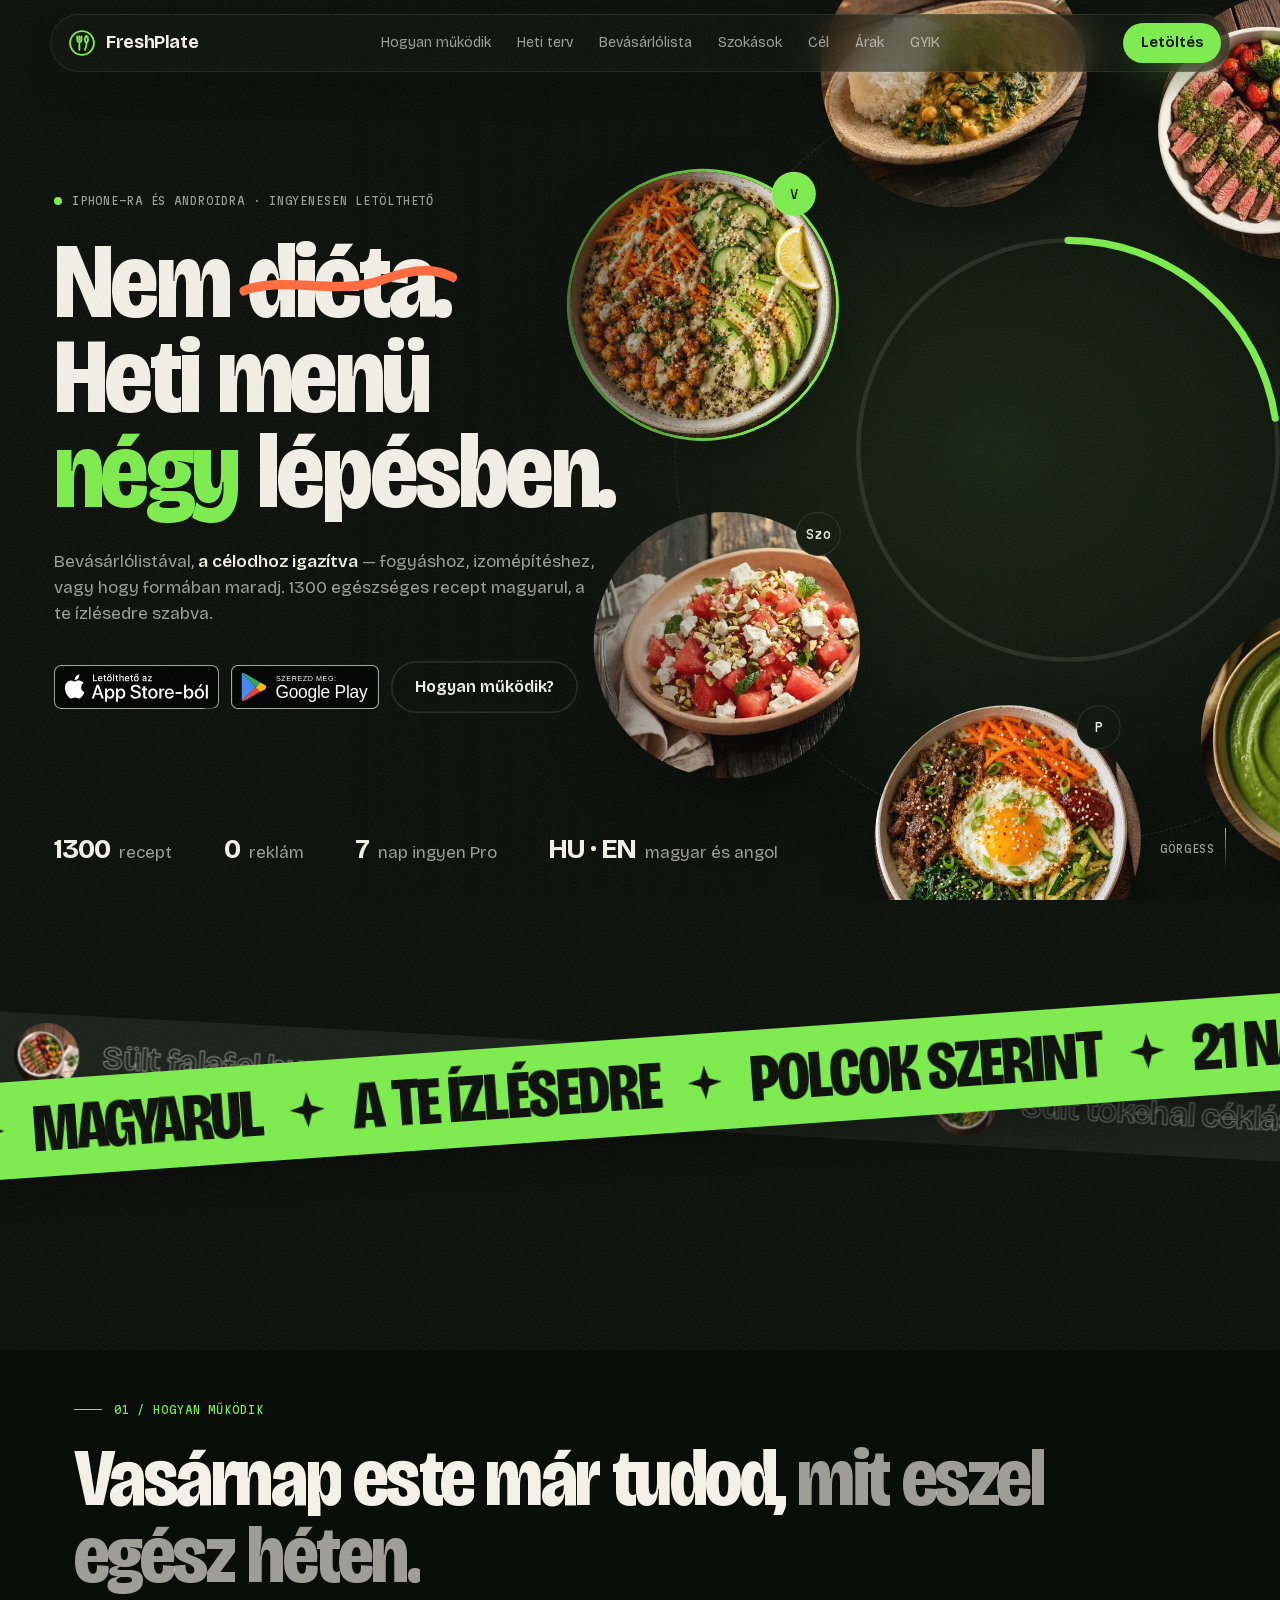
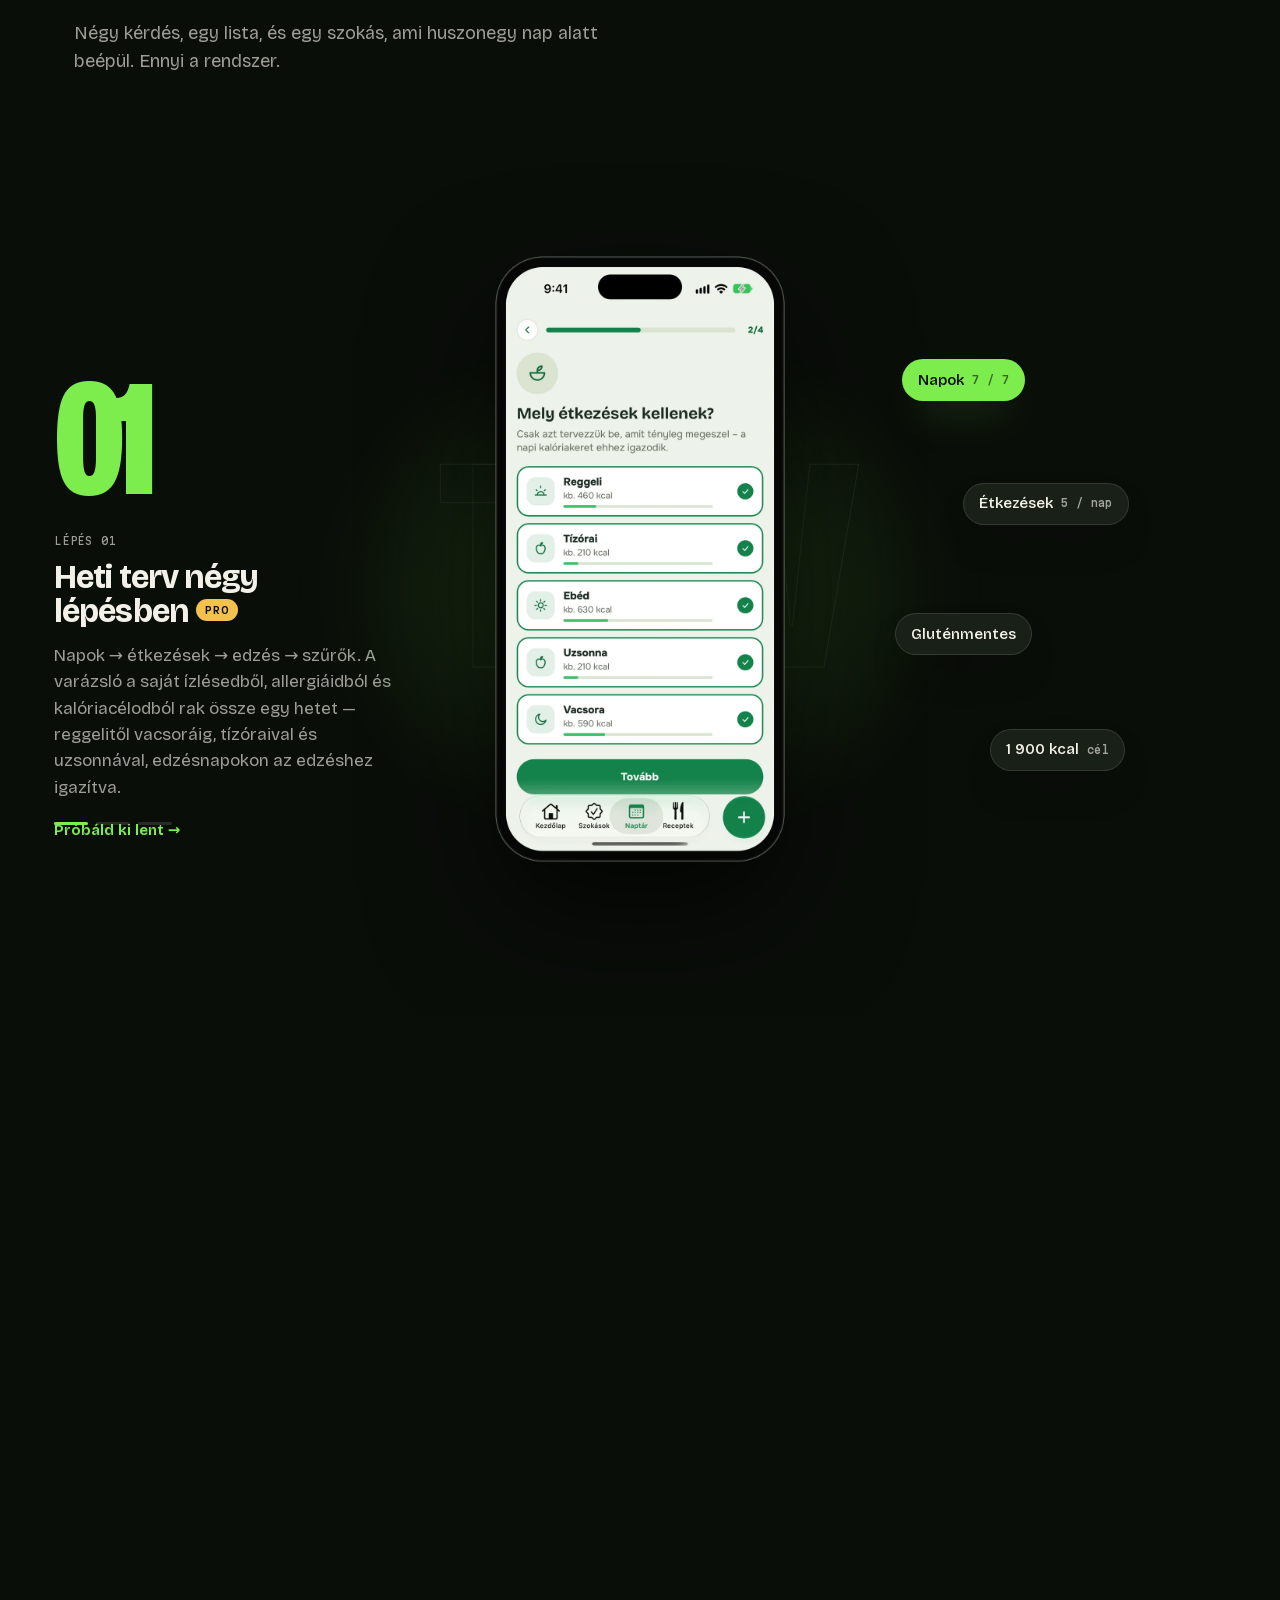
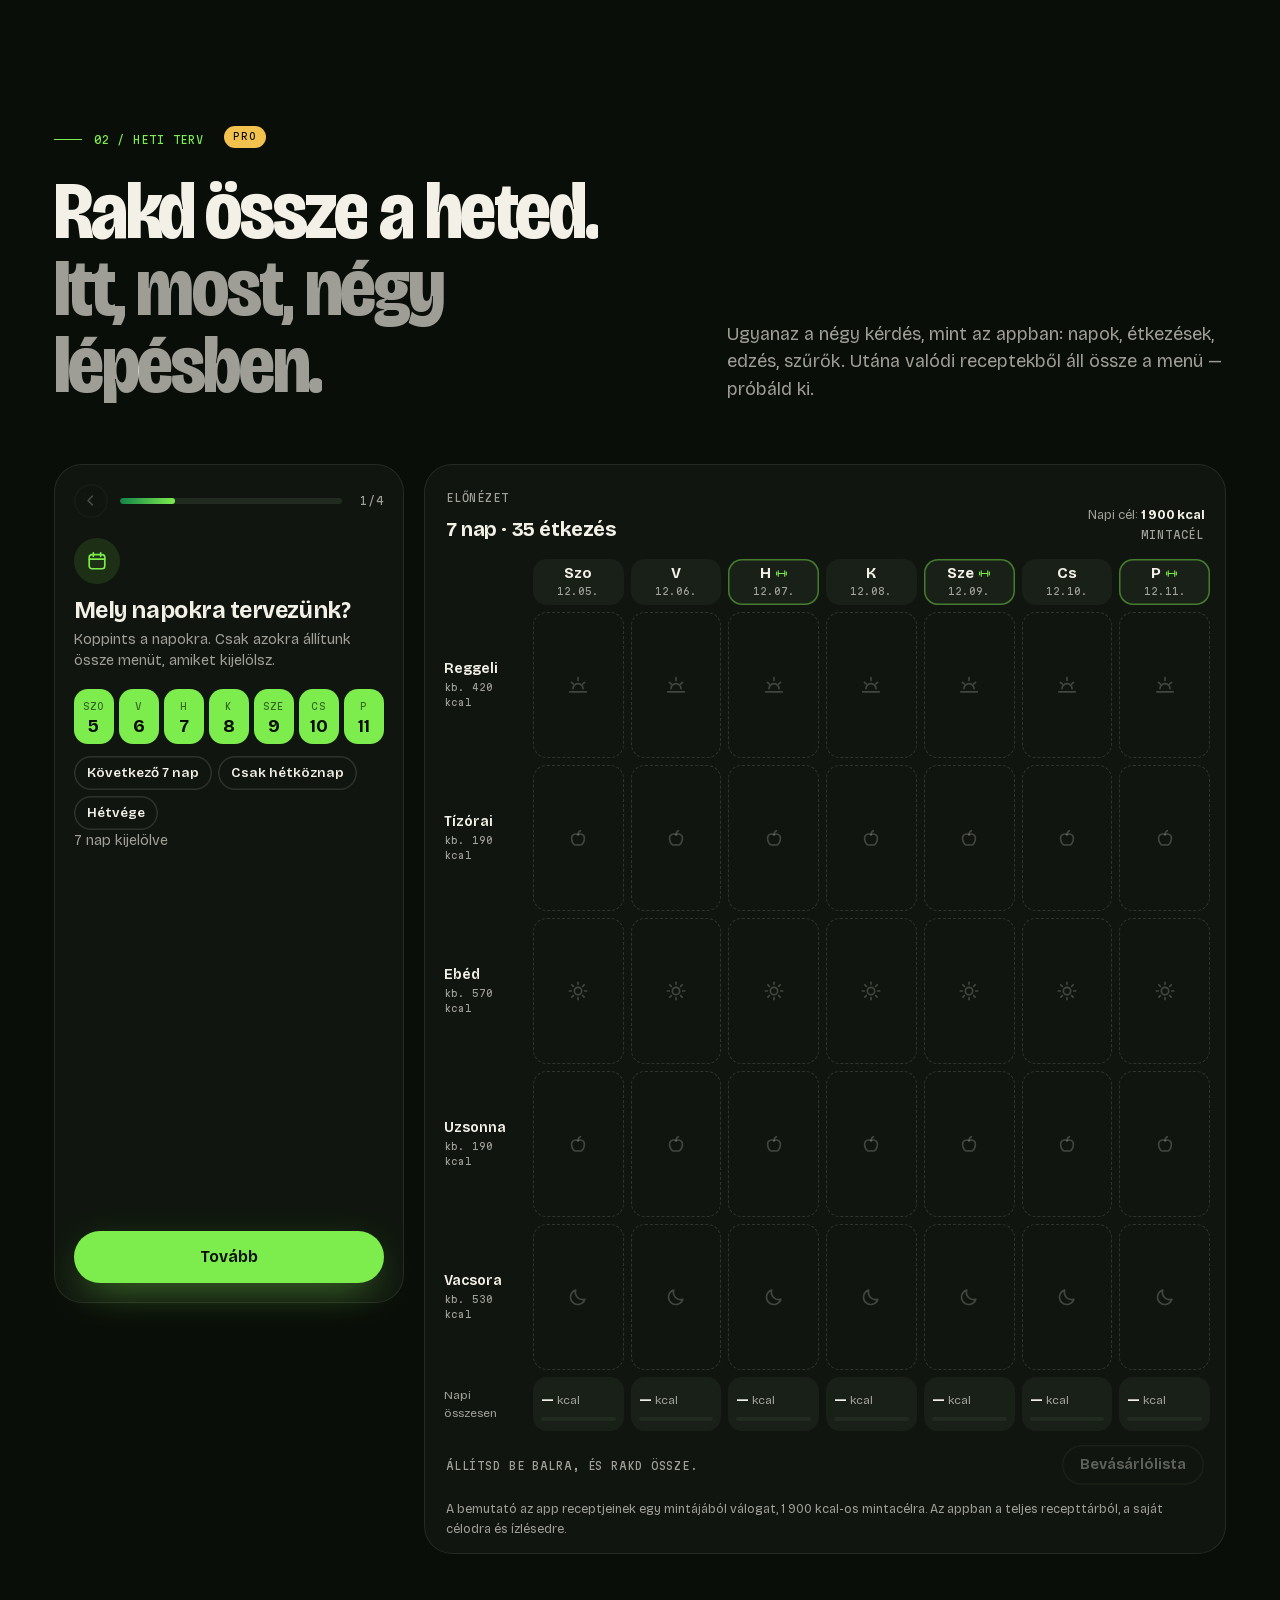
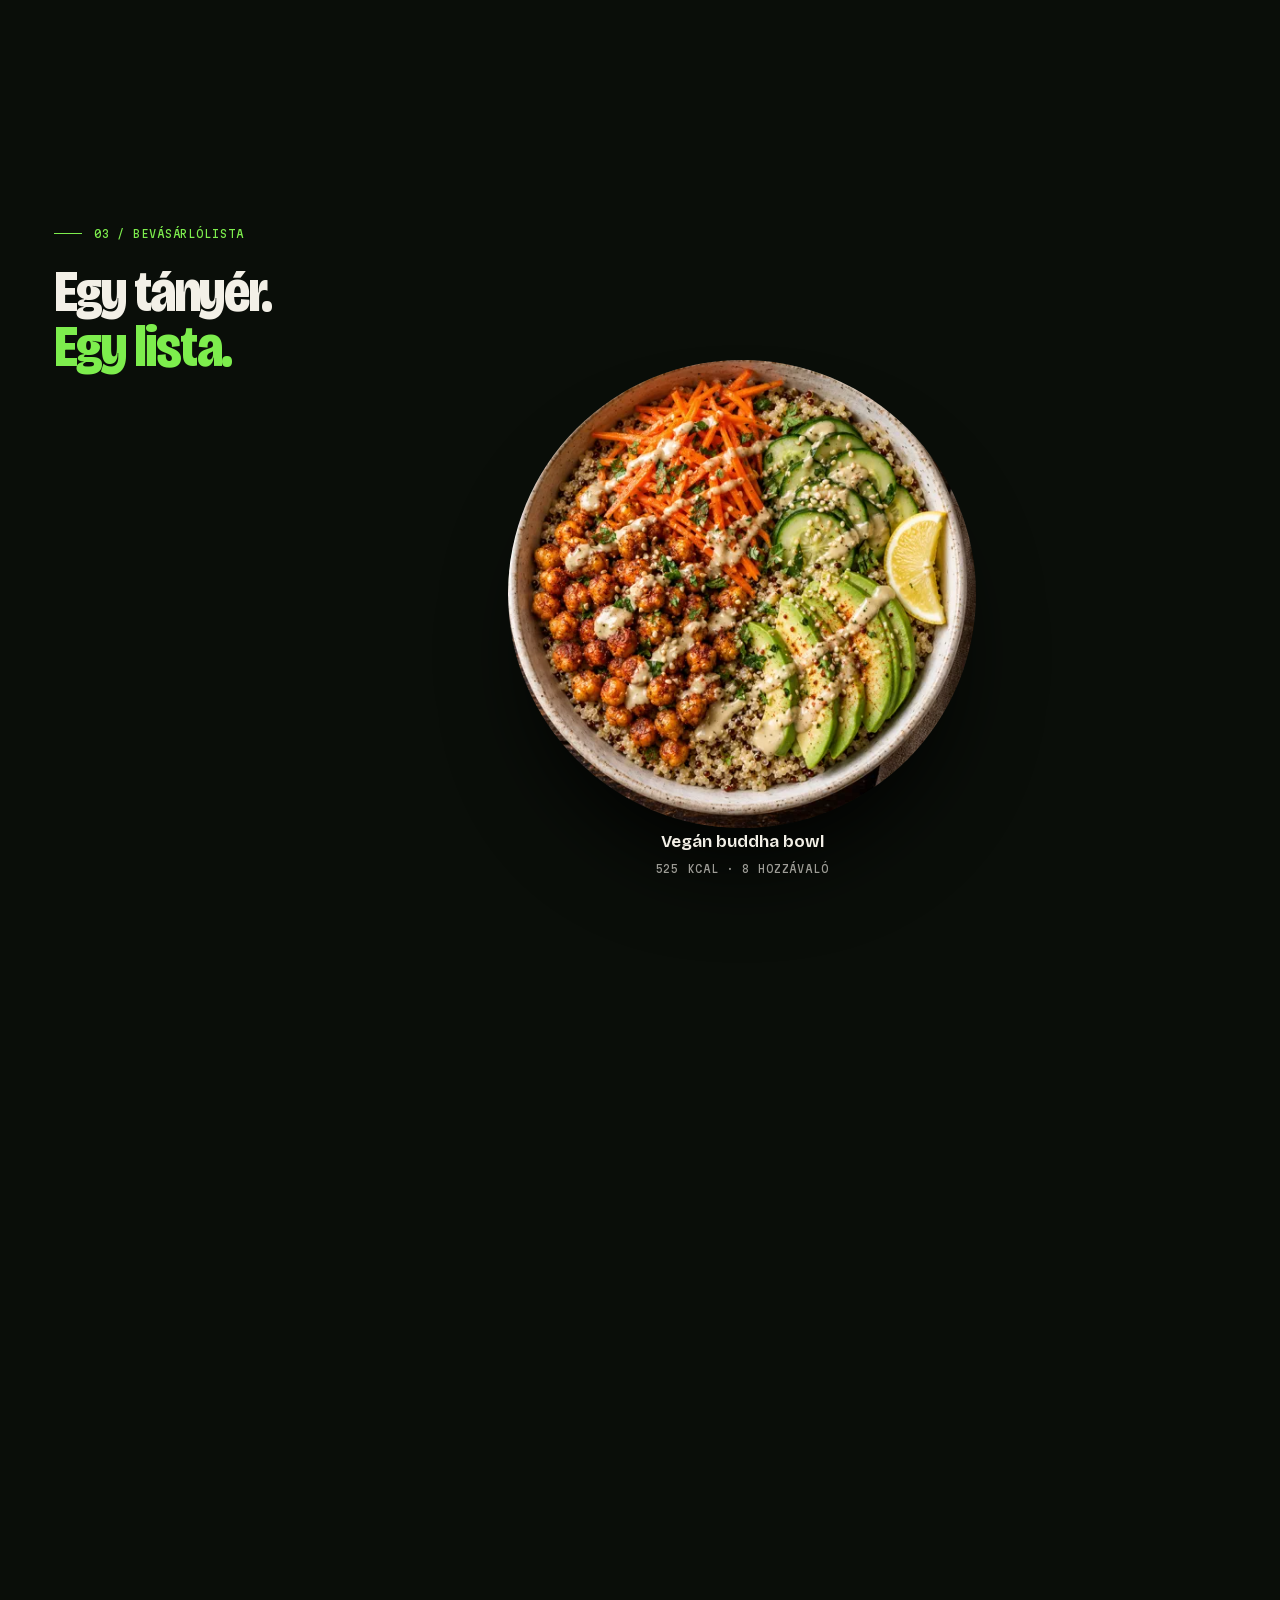
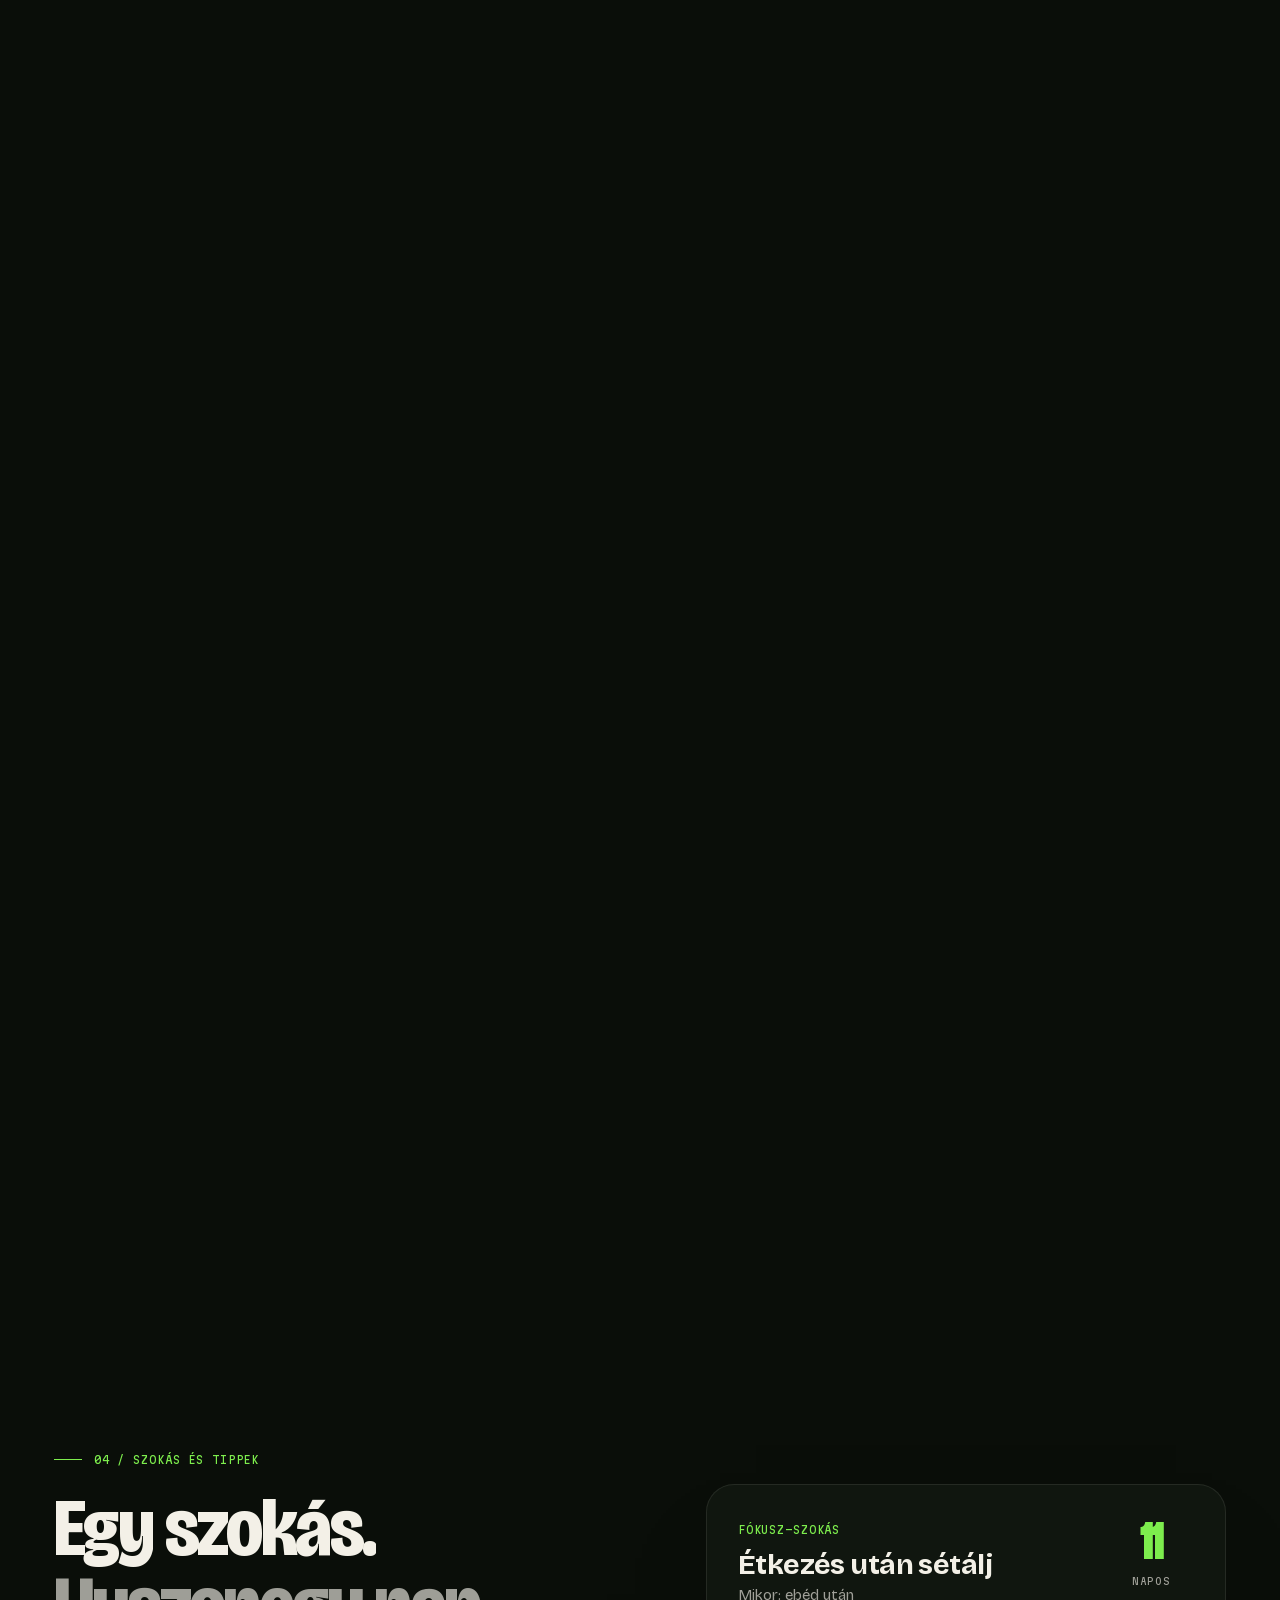
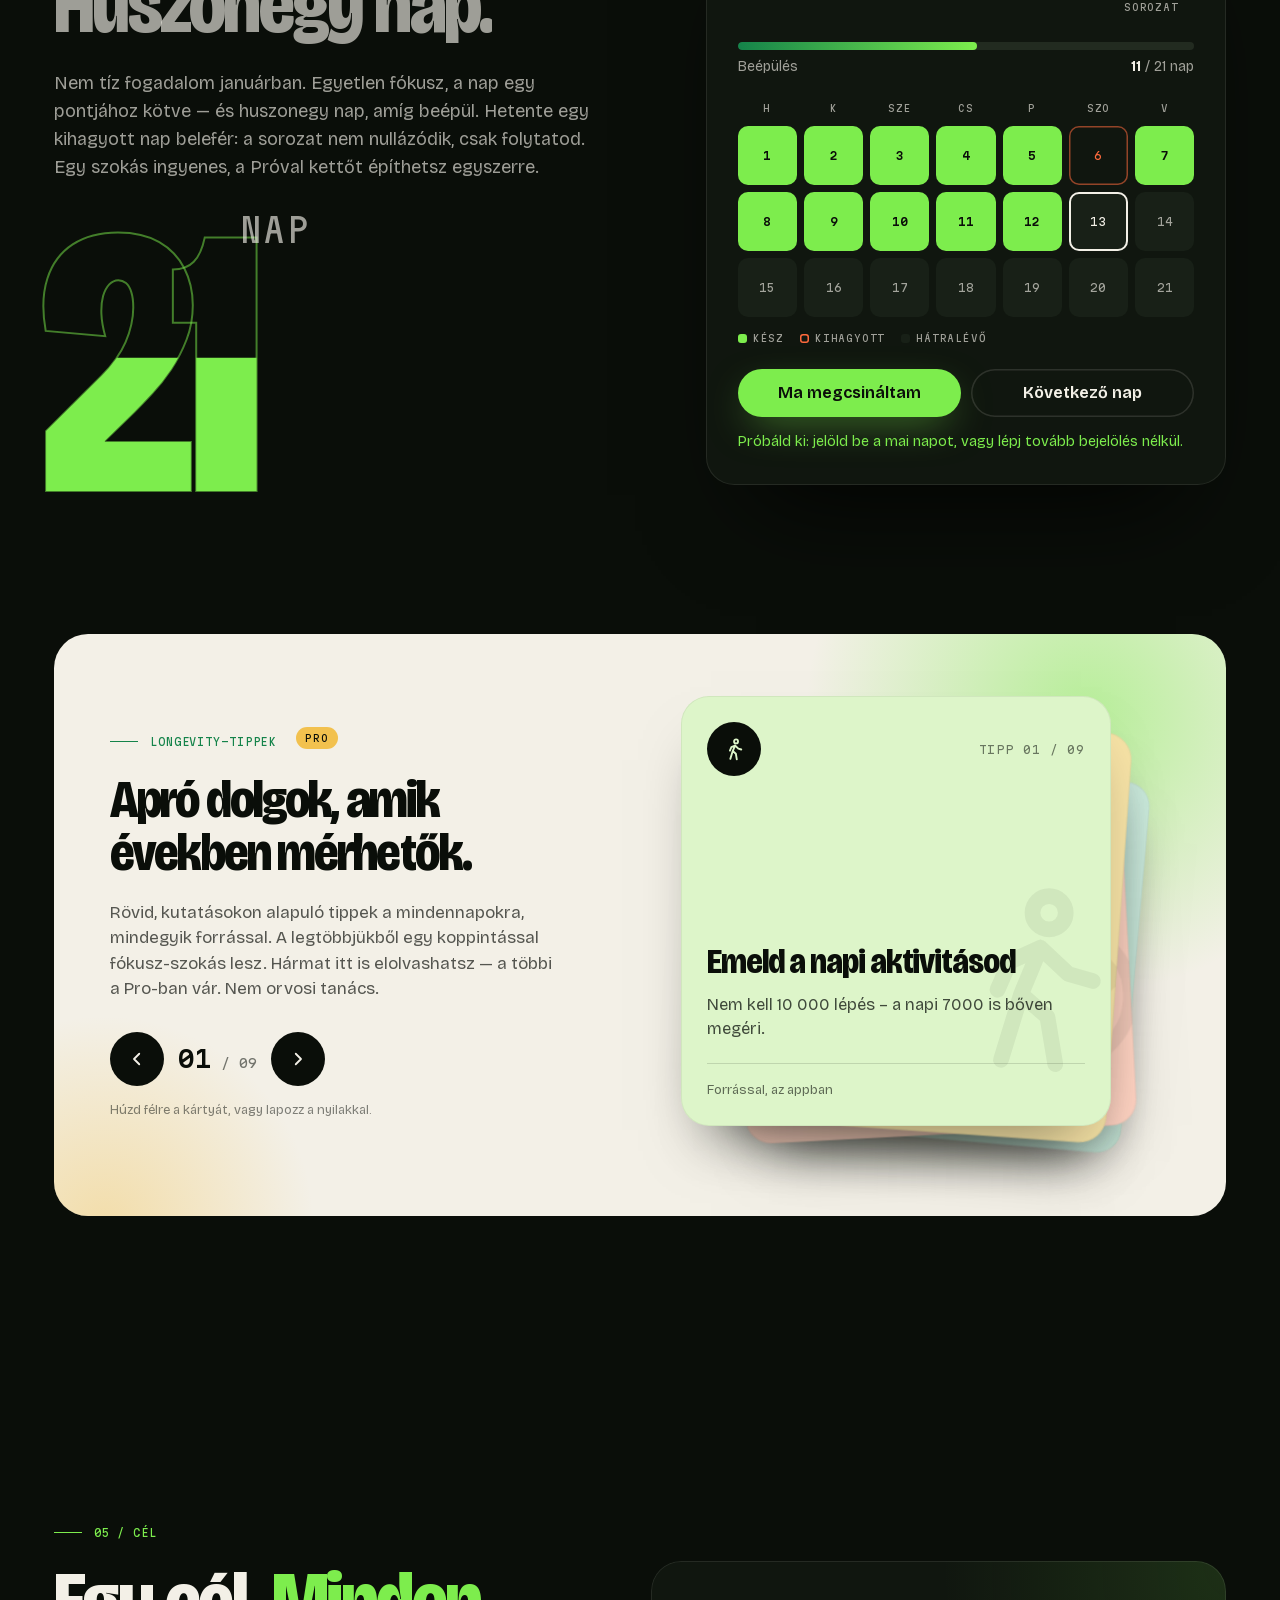
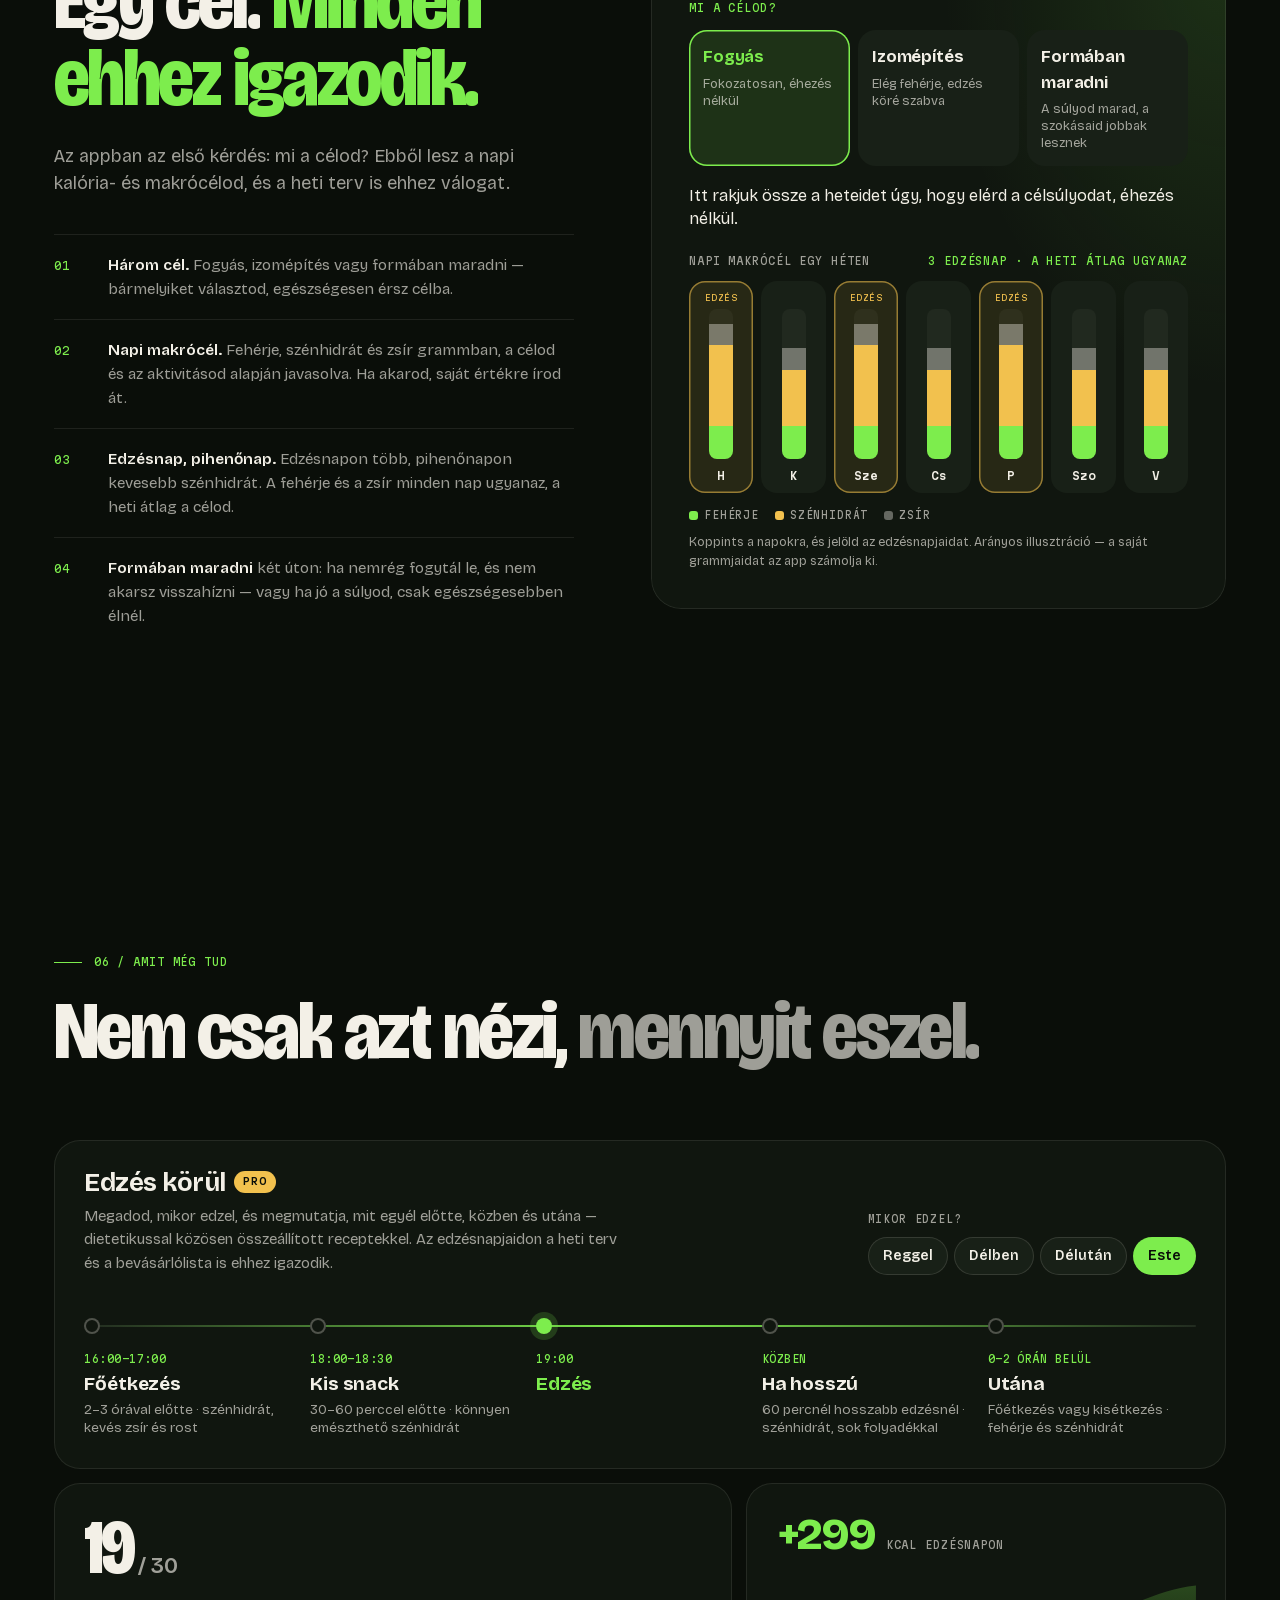
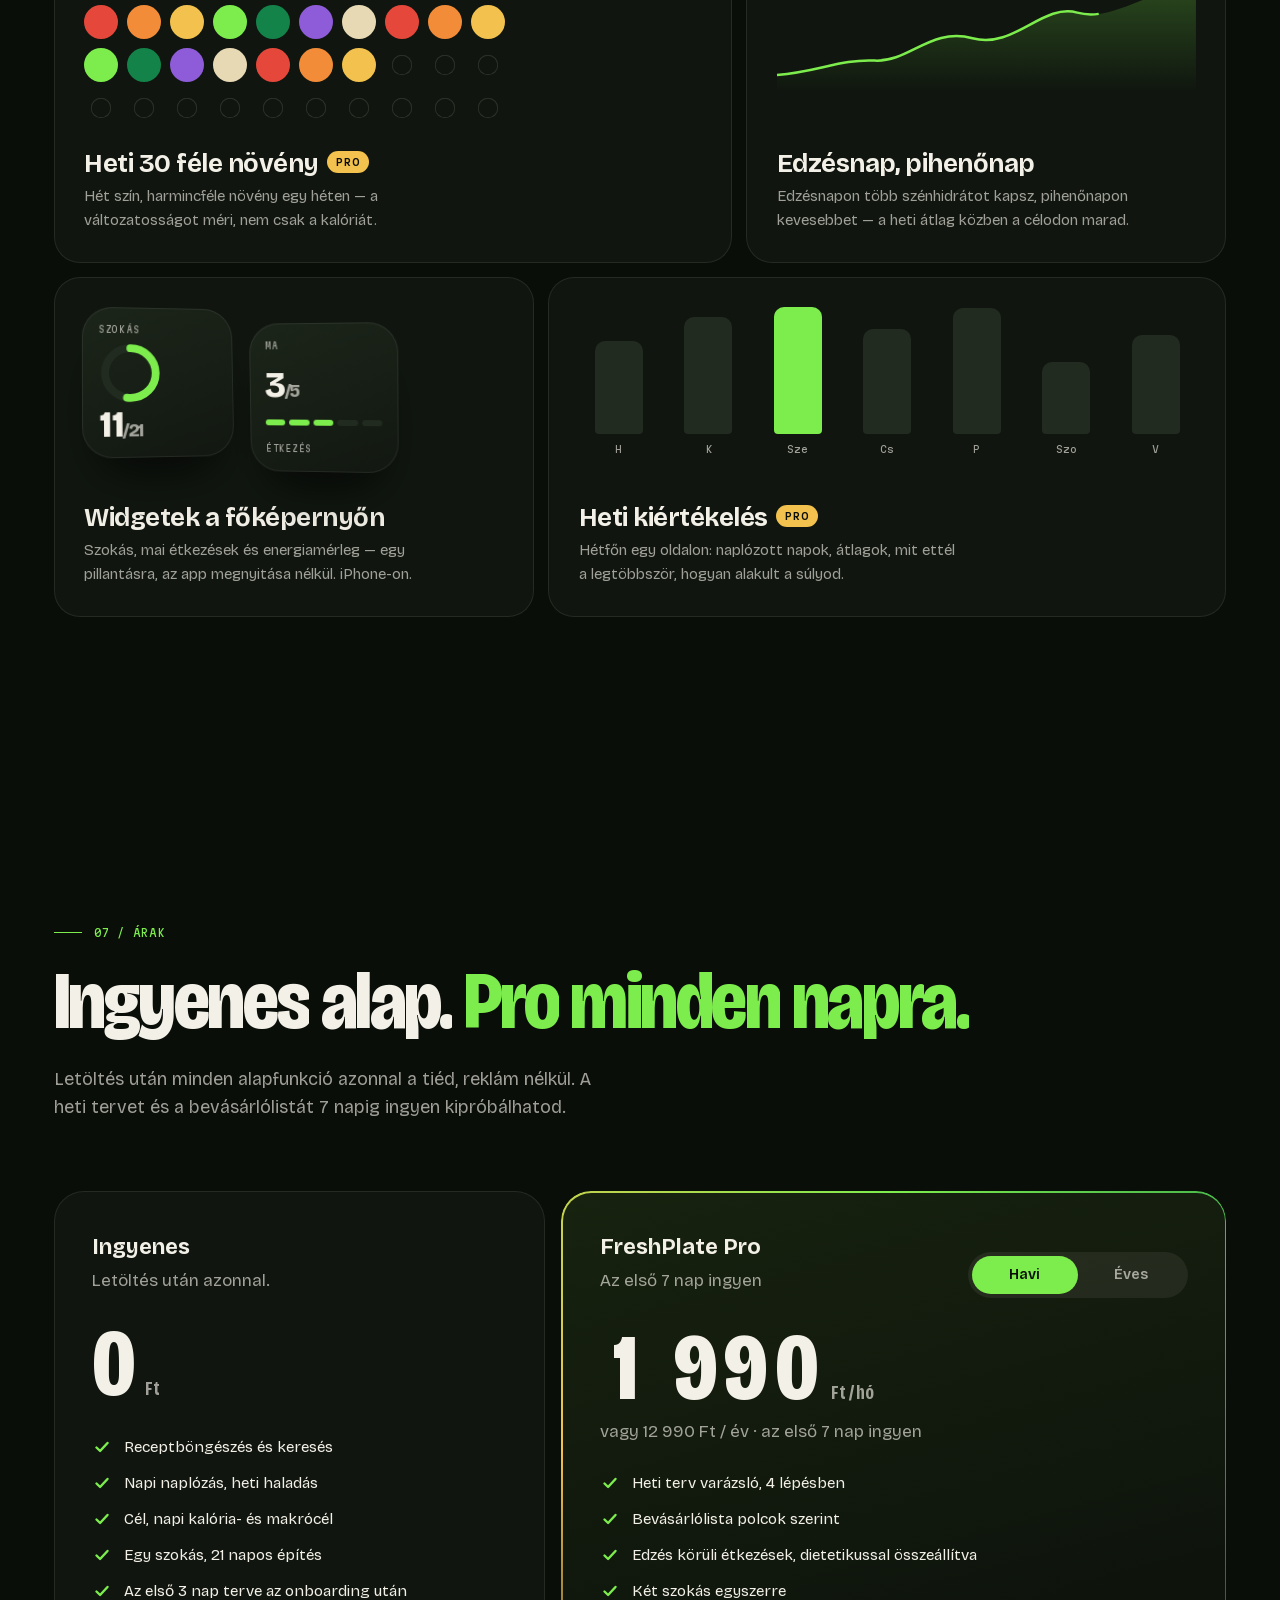
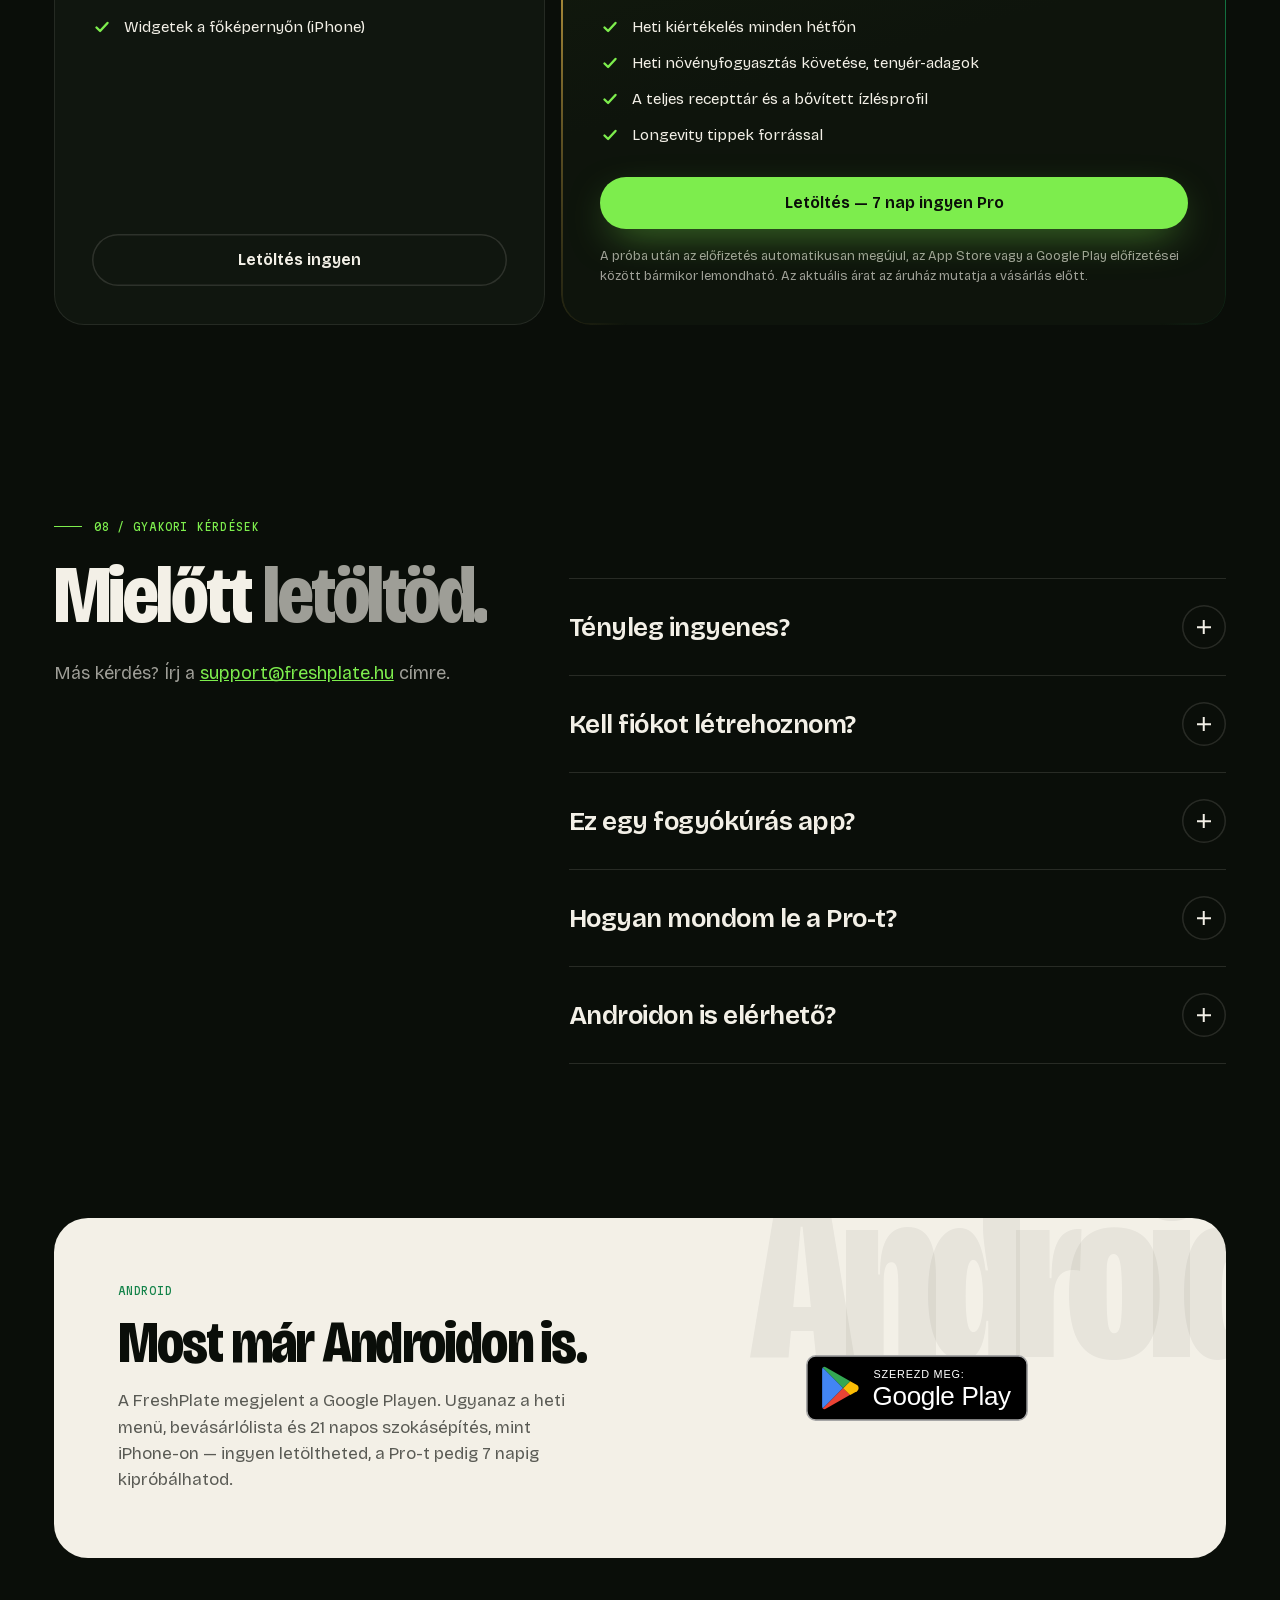
<file: index.html>
<!doctype html>
<html lang="hu">
<head>
<meta charset="utf-8">
<meta name="viewport" content="width=device-width, initial-scale=1, viewport-fit=cover">
<title>FreshPlate — Heti menü négy lépésben</title>
<meta name="description" content="Nem diéta. Heti menü négy lépésben, bevásárlólistával, a célodhoz igazítva: fogyás, izomépítés vagy formában maradni.">
<link rel="canonical" href="https://freshplate.hu/">
<meta name="theme-color" content="#0A0E09">
<meta property="og:type" content="website">
<meta property="og:site_name" content="FreshPlate">
<meta property="og:title" content="FreshPlate — Heti menü négy lépésben">
<meta property="og:description" content="Nem diéta. Heti menü és bevásárlólista a célodhoz igazítva: fogyás, izomépítés vagy formában maradni. 1300 egészséges recept.">
<meta property="og:url" content="https://freshplate.hu/">
<meta property="og:image" content="https://freshplate.hu/assets/og.png?v=2">
<meta property="og:locale" content="hu_HU">
<meta name="twitter:card" content="summary_large_image">
<meta name="apple-itunes-app" content="app-id=6793034579">
<link rel="icon" href="assets/icon/favicon-48.png" type="image/png">
<link rel="apple-touch-icon" href="assets/icon/apple-touch-icon.png">
<!-- Betűk és szkriptek saját tárhelyről: a látogató IP-címe nem megy harmadik félhez (Google, Cloudflare). -->
<link rel="preload" href="assets/fonts/BricolageGrotesque-latin.woff2" as="font" type="font/woff2" crossorigin>
<link rel="stylesheet" href="assets/fonts/fonts.css">
<script type="application/ld+json">
{
  "@context": "https://schema.org",
  "@type": "MobileApplication",
  "name": "FreshPlate",
  "operatingSystem": "iOS, Android",
  "applicationCategory": "HealthApplication",
  "inLanguage": ["hu", "en"],
  "description": "Heti menü négy lépésben, bevásárlólistával, célhoz igazított napi kalória- és makrócéllal és 21 napos szokásépítéssel. 1300 egészséges recept.",
  "url": "https://freshplate.hu/",
  "downloadUrl": "https://apps.apple.com/hu/app/id6793034579",
  "installUrl": "https://play.google.com/store/apps/details?id=com.almos.freshplate",
  "offers": { "@type": "Offer", "price": "0", "priceCurrency": "HUF" },
  "publisher": { "@type": "Organization", "name": "Movement Lab Kft.", "email": "support@freshplate.hu" }
}
</script>
<style>
:root{
  --ink:#0A0E09; --ink2:#10160F; --ink3:#182017; --ink4:#222B20;
  --cream:#F3F0E7; --mute:rgba(243,240,231,.64); --faint:rgba(243,240,231,.13); --hair:rgba(243,240,231,.09);
  --lime:#7DED4D; --lime-d:#5FD02F; --green:#14834A; --gold:#F2C14E; --paprika:#FF6A3D;
  --pad:clamp(16px,4.2vw,64px);
  --disp:'Bricolage Grotesque',ui-sans-serif,system-ui,sans-serif;
  --mono:'Martian Mono',ui-monospace,Menlo,monospace;
  --ease:cubic-bezier(.16,1,.3,1);
}
*{box-sizing:border-box}
html{background:var(--ink);color:var(--cream);overflow-x:clip;scrollbar-color:var(--ink4) var(--ink)}
body{margin:0;font-family:var(--disp);font-size:17px;line-height:1.55;font-variation-settings:'opsz' 14;overflow-x:clip;background:var(--ink);-webkit-font-smoothing:antialiased}
img{display:block;max-width:100%}
a{color:inherit}
button{font:inherit;color:inherit;background:none;border:0;cursor:pointer;padding:0}
::selection{background:var(--lime);color:var(--ink)}
.mono{font-family:var(--mono);font-size:11px;letter-spacing:.08em;text-transform:uppercase;font-variation-settings:'wdth' 90}
.lime{color:var(--lime)}
.sr{position:absolute;width:1px;height:1px;overflow:hidden;clip:rect(0 0 0 0)}

/* grain + cursor */
body::after{content:"";position:fixed;inset:-50%;z-index:90;pointer-events:none;opacity:.075;
  background-image:url("data:image/svg+xml,%3Csvg xmlns='http://www.w3.org/2000/svg' width='160' height='160'%3E%3Cfilter id='n'%3E%3CfeTurbulence type='fractalNoise' baseFrequency='.9' numOctaves='2' stitchTiles='stitch'/%3E%3C/filter%3E%3Crect width='100%25' height='100%25' filter='url(%23n)'/%3E%3C/svg%3E");
  animation:grain 1.2s steps(6) infinite}
@keyframes grain{0%{transform:translate(0,0)}20%{transform:translate(-3%,2%)}40%{transform:translate(2%,-3%)}60%{transform:translate(-2%,-1%)}80%{transform:translate(3%,3%)}100%{transform:translate(0,0)}}
.cursor{position:fixed;left:0;top:0;z-index:95;pointer-events:none;width:10px;height:10px;margin:-5px 0 0 -5px;border-radius:50%;background:var(--lime);
  transition:width .35s var(--ease),height .35s var(--ease),margin .35s var(--ease),background .3s;display:grid;place-items:center;mix-blend-mode:normal}
.cursor span{font-family:var(--mono);font-size:10px;letter-spacing:.06em;text-transform:uppercase;color:var(--ink);opacity:0;transition:opacity .2s;white-space:nowrap}
.cursor.big{width:74px;height:74px;margin:-37px 0 0 -37px}
.cursor.big span{opacity:1}
.cursor.ring{width:44px;height:44px;margin:-22px 0 0 -22px;background:transparent;box-shadow:inset 0 0 0 1.5px var(--lime)}
@media (pointer:coarse),(hover:none){.cursor{display:none}}

/* progress + nav */
.progress{position:fixed;left:0;top:0;height:2px;width:100%;transform-origin:0 50%;transform:scaleX(0);background:var(--lime);z-index:80}
.nav{position:fixed;z-index:70;top:14px;left:0;right:0;margin:0 auto;width:min(1180px,calc(100% - 24px));display:flex;align-items:center;gap:20px;
  padding:9px 9px 9px 18px;border-radius:999px;background:rgba(16,22,15,.62);backdrop-filter:blur(18px) saturate(1.4);-webkit-backdrop-filter:blur(18px) saturate(1.4);
  box-shadow:inset 0 0 0 1px var(--hair),0 20px 40px -20px rgba(0,0,0,.6);transition:transform .5s var(--ease)}
.nav.hide{transform:translateY(-130%)}
.brand{display:flex;align-items:center;gap:10px;text-decoration:none;font-weight:700;font-size:18px;letter-spacing:-.02em;font-variation-settings:'opsz' 30}
.brand svg{width:28px;height:28px;color:var(--lime)}
.nav ul{display:flex;gap:4px;list-style:none;margin:0 auto;padding:0}
.nav ul a{display:block;padding:8px 11px;border-radius:999px;text-decoration:none;font-size:14px;color:var(--mute);transition:color .2s,background .2s}
.nav ul a:hover{color:var(--cream);background:var(--faint)}
.btn{display:inline-flex;align-items:center;justify-content:center;gap:10px;height:52px;padding:0 24px;border-radius:999px;font-weight:650;font-size:16px;text-decoration:none;white-space:nowrap;
  transition:background .25s,color .25s,box-shadow .25s;will-change:transform}
.btn-lime{background:var(--lime);color:var(--ink);box-shadow:0 0 0 0 rgba(125,237,77,.5),0 14px 40px -12px rgba(125,237,77,.55)}
.btn-lime:hover{background:#97F56C}
.btn-ghost{box-shadow:inset 0 0 0 1.5px var(--faint);color:var(--cream)}
.btn-ghost:hover{box-shadow:inset 0 0 0 1.5px var(--cream)}
.btn-sm{height:40px;padding:0 18px;font-size:14.5px}
.btn svg{width:18px;height:18px}
@media (max-width:1100px){.nav ul{display:none}.nav .btn{margin-left:auto}}

/* loader */
.loader{position:fixed;inset:0;z-index:100;background:var(--ink);display:grid;place-items:center;clip-path:circle(150% at 50% 50%)}
.loader-in{display:grid;justify-items:center;gap:22px}
.loader svg{width:92px;height:92px;color:var(--lime);overflow:visible}
.loader svg *{stroke-dasharray:1;stroke-dashoffset:1;opacity:0}
.loader-word{font-family:var(--mono);font-size:12px;letter-spacing:.3em;text-transform:uppercase;color:var(--mute);overflow:hidden}
.loader-word span{display:inline-block;transform:translateY(110%)}
.no-js .loader,.rm .loader{display:none}

/* ---------- HERO ---------- */
.hero{position:relative;min-height:100svh;display:grid;align-items:center;overflow:hidden;padding:120px var(--pad) 120px;isolation:isolate}
.hero::before{content:"";position:absolute;inset:0;z-index:-1;pointer-events:none;background:
  radial-gradient(60% 70% at 78% 50%,rgba(125,237,77,.10),transparent 60%),
  linear-gradient(90deg,var(--ink) 26%,rgba(10,14,9,.55) 44%,rgba(10,14,9,0) 60%)}
.wheel-wrap{--W:min(118vh,1180px);position:absolute;z-index:-2;width:var(--W);height:var(--W);right:calc(var(--W) * -.3);top:50%;margin-top:calc(var(--W) / -2)}
.wheel{--R:calc(var(--W) * .37);--P:calc(var(--W) * .25);position:absolute;inset:0;transform:rotate(var(--r,0deg))}
.wheel::before{content:"";position:absolute;inset:calc(var(--W) * .13);border-radius:50%;border:1px dashed rgba(243,240,231,.14)}
.plate{position:absolute;left:50%;top:50%;width:var(--P);height:var(--P);margin:calc(var(--P) / -2) 0 0 calc(var(--P) / -2);
  transform:rotate(var(--a)) translateY(calc(var(--R) * -1)) rotate(calc(var(--a) * -1))}
.plate-in{width:100%;height:100%;position:relative;cursor:pointer;transition:scale .5s var(--ease)}
.plate-in:hover{scale:1.06}
.plate:focus-visible{outline:none}.plate:focus-visible .ph{box-shadow:0 0 0 3px var(--lime)}
.plate.on .ph{box-shadow:0 0 0 3px var(--lime),0 30px 70px -18px rgba(0,0,0,.85)}
.plate img{width:100%;height:100%;border-radius:50%;object-fit:cover;scale:1.12;box-shadow:0 40px 60px -20px rgba(0,0,0,.8),0 0 0 1px rgba(255,255,255,.04)}
.plate .ph{position:absolute;inset:0;border-radius:50%;overflow:hidden;box-shadow:0 30px 70px -18px rgba(0,0,0,.85)}
.plate .tag{position:absolute;left:50%;top:50%;width:0;height:0;transform:rotate(calc(var(--r,0deg) * -1))}
.plate .tag b{position:absolute;left:calc(var(--P) * .26);top:calc(var(--P) * -.5);display:grid;place-items:center;min-width:44px;height:44px;padding:0 10px;border-radius:999px;
  background:var(--ink);color:var(--cream);font-family:var(--mono);font-size:12px;font-weight:500;letter-spacing:.04em;box-shadow:inset 0 0 0 1px var(--faint);transition:background .4s,color .4s}
.plate.on .tag b{background:var(--lime);color:var(--ink)}
.core{position:absolute;left:50%;top:50%;width:calc(var(--W) * .42);height:calc(var(--W) * .42);translate:-50% -50%;border-radius:50%;display:grid;place-items:center;text-align:center}
.core svg{position:absolute;inset:0;width:100%;height:100%;rotate:-90deg}
.core .core-txt{width:72%;display:grid;gap:6px;justify-items:center}
.core .core-day{color:var(--lime)}
.core .core-name{font-size:clamp(16px,1.5vw,22px);font-weight:650;line-height:1.15;letter-spacing:-.01em;font-variation-settings:'opsz' 40;min-height:2.3em;display:grid;place-items:center}
.core .core-kcal{font-family:var(--mono);font-size:12px;color:var(--mute)}
.hero-copy{max-width:780px;position:relative;pointer-events:none}
.hero-copy a,.hero-copy button{pointer-events:auto}
.hero-stats{pointer-events:none}
.eyebrow{display:inline-flex;align-items:center;gap:10px;color:var(--mute);margin:0 0 26px}
.eyebrow i{width:8px;height:8px;border-radius:50%;background:var(--lime);box-shadow:0 0 0 0 rgba(125,237,77,.6);animation:ping 2s infinite}
@keyframes ping{0%{box-shadow:0 0 0 0 rgba(125,237,77,.55)}80%,100%{box-shadow:0 0 0 12px rgba(125,237,77,0)}}
h1{margin:0;font-weight:800;font-size:clamp(56px,8.4vw,142px);line-height:.88;letter-spacing:-.032em;word-spacing:.04em;font-variation-settings:'opsz' 96,'wdth' 84}
h1 .ln{display:block;overflow:hidden;padding-bottom:.06em;margin-bottom:-.06em}
h1 .ln>span{display:inline-block;position:relative}
h1 .lime{color:var(--lime)}
.strike{position:relative;display:inline-block}
.strike svg{position:absolute;left:-4%;top:22%;width:108%;height:.5em;overflow:visible;color:var(--paprika);pointer-events:none}
.strike path{stroke-dasharray:1;stroke-dashoffset:1;opacity:0}
.hero-sub{margin:30px 0 0;max-width:540px;font-size:clamp(17px,1.35vw,20px);color:var(--mute);line-height:1.5}
.hero-sub b{color:var(--cream);font-weight:600}
.hero-cta{display:flex;flex-wrap:wrap;gap:12px;margin-top:34px}
.hero-stats{position:absolute;left:var(--pad);right:var(--pad);bottom:28px;display:flex;gap:clamp(18px,4vw,56px);flex-wrap:wrap;align-items:baseline}
.stat{display:flex;align-items:baseline;gap:9px}
.stat b{font-weight:700;font-size:clamp(22px,2.2vw,32px);letter-spacing:-.03em;font-variation-settings:'opsz' 60}
.stat span{color:var(--mute)}
.scrollhint{position:absolute;right:var(--pad);bottom:30px;display:flex;align-items:center;gap:10px;color:var(--mute)}
.scrollhint i{width:1px;height:42px;background:linear-gradient(var(--lime),transparent);animation:drip 1.8s var(--ease) infinite;transform-origin:top}
@keyframes drip{0%{transform:scaleY(0)}50%{transform:scaleY(1)}100%{transform:scaleY(1);opacity:0}}
@media (max-width:820px){
  .hero{align-items:end;padding-top:46svh;padding-bottom:150px}
  .hero::before{background:radial-gradient(80% 50% at 80% 18%,rgba(125,237,77,.12),transparent 70%),linear-gradient(180deg,rgba(10,14,9,0) 8%,rgba(10,14,9,.75) 42%,var(--ink) 58%)}
  .wheel-wrap{--W:148vw;right:-62vw;top:2svh;margin-top:0}
  .core{display:none}
  .plate .tag b{min-width:34px;height:34px;font-size:10.5px}
  .scrollhint{display:none}
  .hero-stats{bottom:24px;gap:14px 22px}
}

/* ---------- MARQUEE ---------- */
.bands{position:relative;height:clamp(220px,26vw,360px);overflow:hidden;display:grid;place-items:center;margin:20px 0}
.band{position:absolute;left:-5%;width:110%;white-space:nowrap;display:flex;overflow:hidden}
.band-a{background:var(--lime);color:var(--ink);rotate:-4deg;z-index:2;padding:14px 0;box-shadow:0 30px 60px -20px rgba(0,0,0,.7)}
.band-b{background:var(--ink3);rotate:3deg;padding:12px 0}
.band .track{display:flex;align-items:center;gap:28px;padding-right:28px;flex:none;will-change:transform}
.band-a .track span{font-weight:800;font-size:clamp(34px,5.4vw,84px);letter-spacing:-.03em;line-height:1;font-variation-settings:'opsz' 96,'wdth' 78;text-transform:uppercase}
.band-a .track i{width:.5em;height:.5em;font-size:clamp(34px,5.4vw,84px);flex:none;background:var(--ink);mask:url("data:image/svg+xml,%3Csvg xmlns='http://www.w3.org/2000/svg' viewBox='0 0 20 20'%3E%3Cpath d='M10 0l2.4 7.6L20 10l-7.6 2.4L10 20l-2.4-7.6L0 10l7.6-2.4z'/%3E%3C/svg%3E") center/contain no-repeat}
.band-b .track span{font-weight:600;font-size:clamp(22px,2.6vw,38px);letter-spacing:-.02em;color:transparent;-webkit-text-stroke:1px rgba(243,240,231,.55);font-variation-settings:'opsz' 60}
.band-b .track img{width:clamp(44px,4.6vw,66px);height:clamp(44px,4.6vw,66px);border-radius:50%;object-fit:cover;scale:1.1}

/* ---------- SECTION base ---------- */
section{position:relative}
.sec{padding:clamp(90px,12vw,170px) var(--pad)}
.wrap{max-width:1240px;margin:0 auto}
.kicker{display:flex;align-items:center;gap:12px;color:var(--lime);margin:0 0 22px}
.kicker::before{content:"";width:28px;height:1px;background:currentColor}
h2{margin:0;font-weight:780;font-size:clamp(40px,6.4vw,104px);line-height:.94;letter-spacing:-.03em;font-variation-settings:'opsz' 96,'wdth' 84}
h2 .soft{color:var(--mute)}
.lead{font-size:clamp(17px,1.4vw,20px);color:var(--mute);max-width:560px;margin:26px 0 0}
.w{display:inline-block;overflow:hidden;vertical-align:top;padding-bottom:.08em;margin-bottom:-.08em}
.w>span{display:inline-block}

/* ---------- STEPS (pinned) ---------- */
.steps-intro{padding:clamp(90px,10vw,150px) var(--pad) 40px}
.stage{position:relative;isolation:isolate;height:100svh;overflow:hidden;display:grid;grid-template-columns:1fr auto 1fr;align-items:center;gap:clamp(20px,4vw,70px);padding:90px var(--pad) 40px}
.ghost{position:absolute;inset:0;display:grid;place-items:center;pointer-events:none;z-index:-1}
.ghost span{grid-area:1/1;font-weight:800;font-size:clamp(120px,24vw,420px);letter-spacing:-.06em;line-height:1;color:transparent;-webkit-text-stroke:1px rgba(243,240,231,.07);font-variation-settings:'opsz' 96,'wdth' 75;text-transform:uppercase}
.s-copy{position:relative;align-self:stretch;display:flex;flex-direction:column;justify-content:center}
.num{height:clamp(110px,13vw,200px);overflow:hidden;font-weight:800;font-size:clamp(110px,13vw,200px);line-height:1;letter-spacing:-.06em;font-variation-settings:'opsz' 96,'wdth' 75;color:var(--lime);margin-bottom:10px}
.num-strip{display:flex;flex-direction:column}
.num-strip span{height:clamp(110px,13vw,200px)}
.arts{position:relative;min-height:260px}
.art{position:absolute;inset:0}
.art h3{margin:0 0 14px;font-size:clamp(26px,2.6vw,40px);line-height:1.02;letter-spacing:-.025em;font-weight:720;font-variation-settings:'opsz' 60}
.art p{margin:0;color:var(--mute);max-width:430px}
.pro{display:inline-flex;align-items:center;height:22px;padding:0 9px;border-radius:999px;font-family:var(--mono);font-size:10px;letter-spacing:.1em;color:var(--ink);background:var(--gold);vertical-align:middle;margin-left:8px;translate:0 -3px}
.s-dots{display:flex;gap:8px;margin-top:30px}
.s-dots i{width:34px;height:3px;border-radius:2px;background:var(--faint);overflow:hidden;position:relative}
.s-dots i b{position:absolute;inset:0;background:var(--lime);transform-origin:0 50%;transform:scaleX(0)}
.s-phone{position:relative;height:min(78svh,760px);aspect-ratio:675/1200;perspective:1400px}
.s-phone img{position:absolute;inset:0;width:100%;height:100%;object-fit:contain;filter:drop-shadow(0 50px 60px rgba(0,0,0,.7))}
.s-phone::before{content:"";position:absolute;inset:12% -30%;border-radius:50%;background:radial-gradient(closest-side,rgba(125,237,77,.22),transparent);filter:blur(30px);z-index:-1}
.s-decor{position:relative;align-self:stretch}
.dg{position:absolute;inset:0}
.chip{position:absolute;display:inline-flex;align-items:center;gap:8px;height:42px;padding:0 16px;border-radius:999px;background:var(--ink3);box-shadow:inset 0 0 0 1px var(--faint),0 20px 40px -18px rgba(0,0,0,.8);
  font-size:15px;font-weight:550;white-space:nowrap;animation:bob 5s ease-in-out infinite}
.chip.l{background:var(--lime);color:var(--ink);box-shadow:0 20px 40px -18px rgba(125,237,77,.6)}
.chip.g{background:var(--gold);color:var(--ink)}
.chip small{font-family:var(--mono);font-size:10.5px;color:var(--mute);letter-spacing:.04em}
.chip.l small{color:rgba(10,14,9,.6)}
.chip .av{width:26px;height:26px;margin-left:-10px;border-radius:50%;display:grid;place-items:center;background:var(--green);color:#fff;font-size:12px;font-weight:700}
@keyframes bob{0%,100%{transform:translateY(0)}50%{transform:translateY(-10px)}}
@media (max-width:900px){
  .stage{grid-template-columns:1fr;grid-template-rows:auto 1fr;align-items:start;padding:76px var(--pad) 24px;gap:14px}
  .s-phone{grid-row:1;justify-self:center;height:min(52svh,500px)}
  .s-copy{grid-row:2;justify-content:flex-start}
  .num{height:64px;font-size:64px;margin-bottom:6px;position:absolute;right:0;top:0}
  .num-strip span{height:64px}
  .art h3{font-size:24px;padding-right:70px}
  .art p{font-size:15.5px}
  .s-decor{display:none}
  .s-dots{position:absolute;bottom:0;margin:0}
  .arts{min-height:200px}
}

/* ---------- EXPLODE ---------- */
.ex{--px:58%;--py:54%;position:relative;height:100svh;overflow:hidden}
.ex-head{position:absolute;left:var(--pad);top:clamp(96px,13svh,140px);z-index:3;max-width:440px}
.ex-head h2{font-size:clamp(38px,4.6vw,74px)}
.ex-plate{position:absolute;left:var(--px);top:var(--py);width:min(40vw,52svh);aspect-ratio:1;transform:translate(-50%,-50%)}
.ex-plate .disc{position:absolute;inset:0;border-radius:50%;overflow:hidden;box-shadow:0 60px 90px -30px rgba(0,0,0,.9)}
.ex-plate img{width:100%;height:100%;object-fit:cover;scale:1.1}
.ex-plate .meta{position:absolute;left:50%;bottom:-54px;translate:-50% 0;text-align:center;white-space:nowrap}
.ex-plate .meta b{display:block;font-size:17px;font-weight:650}
.ex-plate .meta span{color:var(--mute)}
.ex-list{position:absolute;right:var(--pad);top:50%;translate:0 -42%;width:min(440px,36vw);display:grid;gap:18px}
.aisle h4{margin:0 0 8px;display:flex;justify-content:space-between;color:var(--mute);font-weight:400}
.aisle .slots{display:grid;gap:8px;justify-items:start}
.slot{height:42px;width:100%}
.ex-chips{position:absolute;inset:0;pointer-events:none}
.ing{position:absolute;left:var(--px);top:var(--py);transform:translate(-50%,-50%);pointer-events:auto;display:inline-flex;align-items:center;gap:10px;height:42px;padding:0 18px 0 8px;border-radius:999px;
  background:var(--cream);color:var(--ink);font-weight:600;font-size:15.5px;white-space:nowrap;box-shadow:0 18px 30px -14px rgba(0,0,0,.7);transition:background .3s,color .3s}
.ing .ck{width:26px;height:26px;border-radius:50%;box-shadow:inset 0 0 0 1.5px rgba(10,14,9,.3);display:grid;place-items:center;transition:background .3s,box-shadow .3s}
.ing .ck svg{width:14px;height:14px;opacity:0;transform:scale(.4);transition:.35s var(--ease)}
.ing small{font-family:var(--mono);font-size:11px;font-weight:400;color:rgba(10,14,9,.55)}
.ing.done{background:var(--ink4);color:var(--mute)}
.ing.done .ck{background:var(--lime);box-shadow:none}
.ing.done .ck svg{opacity:1;transform:none}
.ing.done .t{text-decoration:line-through;text-decoration-color:var(--lime);text-decoration-thickness:2px}
.ing.done small{color:var(--mute)}
.ex-foot{position:absolute;left:var(--pad);bottom:clamp(26px,6svh,60px);max-width:440px;color:var(--mute);margin:0}
.ex-count{display:flex;gap:28px;margin-bottom:14px}
.ex-count b{display:block;font-size:clamp(30px,3vw,46px);line-height:1;color:var(--cream);font-weight:750;letter-spacing:-.03em}
@media (max-width:900px){
  .ex{--px:50%;--py:50%}
  .ex-head{top:84px;right:var(--pad)}
  .ex-head h2{font-size:38px}
  .ex-plate{width:min(62vw,40svh);top:50%}
  .ex-list{left:var(--pad);right:var(--pad);top:auto;bottom:4svh;translate:none;width:auto;grid-template-columns:1fr 1fr;gap:12px 10px}
  .aisle h4{font-size:9.5px}
  .slot{height:34px}.aisle .slots{gap:6px}
  .ing{height:34px;font-size:13px;padding:0 12px 0 5px;gap:6px}
  .ing .ck{width:22px;height:22px}
  .ing small{display:none}
  .ex-foot{display:none}
}

/* ---------- HABIT ---------- */
.habit-sec .wrap{display:grid;grid-template-columns:1.05fr .95fr;gap:clamp(30px,6vw,100px);align-items:center}
.big21{position:relative;display:inline-block;font-weight:800;font-size:clamp(220px,30vw,470px);line-height:.8;letter-spacing:-.07em;font-variation-settings:'opsz' 96,'wdth' 75;color:transparent;-webkit-text-stroke:2px rgba(125,237,77,.5);margin:30px 0 0 -.04em;user-select:none}
.big21::after{content:"21";position:absolute;inset:0;color:var(--lime);-webkit-text-stroke:0;clip-path:inset(calc(100% - var(--f,0%)) -40% 0 -10%);transition:clip-path .9s var(--ease)}
.big21 small{position:absolute;left:100%;margin-left:.08em;top:.12em;font-size:.09em;letter-spacing:.06em;font-family:var(--mono);font-weight:400;-webkit-text-stroke:0;color:var(--mute);text-transform:uppercase}
.habit{background:var(--ink2);border-radius:28px;padding:clamp(20px,2.6vw,32px);box-shadow:inset 0 0 0 1px var(--hair),0 60px 100px -50px rgba(0,0,0,.9);position:relative}
.h-top{display:flex;justify-content:space-between;gap:16px;align-items:flex-start}
.h-top h3{margin:8px 0 4px;font-size:clamp(24px,2.2vw,32px);line-height:1.05;letter-spacing:-.02em;font-weight:720}
.h-top p{margin:0;color:var(--mute);font-size:15px}
.streak{text-align:center;min-width:86px}
.streak b{display:block;font-size:56px;line-height:.9;font-weight:800;letter-spacing:-.05em;color:var(--lime);font-variation-settings:'opsz' 96,'wdth' 80}
.streak span{color:var(--mute);font-size:10px}
.hbar{margin:22px 0 6px;height:8px;border-radius:8px;background:var(--ink4);overflow:hidden}
.hbar i{display:block;height:100%;width:0;background:linear-gradient(90deg,var(--green),var(--lime));border-radius:8px;transition:width .8s var(--ease)}
.hbar-l{display:flex;justify-content:space-between;color:var(--mute);font-size:14px}
.hbar-l b{color:var(--cream)}
.grid21{display:grid;grid-template-columns:repeat(7,1fr);gap:7px;margin-top:24px}
.grid21 .dl{text-align:center;color:var(--mute);font-size:10px;padding-bottom:2px}
.cell{aspect-ratio:1;border-radius:10px;display:grid;place-items:center;font-family:var(--mono);font-size:11px;color:var(--mute);background:var(--ink3);transition:background .35s,color .35s,box-shadow .35s}
.cell.done{background:var(--lime);color:var(--ink);font-weight:600}
.cell.miss{background:transparent;box-shadow:inset 0 0 0 1.5px rgba(255,106,61,.55);color:var(--paprika)}
.cell.today{box-shadow:inset 0 0 0 2px var(--cream);color:var(--cream)}
.cell.today.done{box-shadow:0 0 0 3px rgba(125,237,77,.3)}
.cell.pop{animation:pop .55s var(--ease)}
@keyframes pop{0%{transform:scale(.6)}60%{transform:scale(1.15)}100%{transform:scale(1)}}
.legend{display:flex;gap:16px;margin-top:14px;color:var(--mute);font-size:10px}
.legend i{display:inline-block;width:9px;height:9px;border-radius:3px;margin-right:6px;vertical-align:-1px}
.h-act{display:flex;gap:10px;margin-top:22px;flex-wrap:wrap}
.h-act .btn{height:48px;flex:1}
.h-msg{margin:14px 0 0;min-height:1.5em;color:var(--lime);font-size:14.5px}
@media (max-width:900px){.habit-sec .wrap{grid-template-columns:1fr}.big21{font-size:52vw;margin-top:20px}}


/* ---------- LONGEVITY-TIPPEK: világos sáv, lapozható pakli ---------- */
.tipsx{position:relative;max-width:1240px;margin:clamp(70px,9vw,130px) auto 0;border-radius:34px;background:var(--cream);color:var(--ink);padding:clamp(26px,4.4vw,64px);
  display:grid;grid-template-columns:minmax(0,.9fr) minmax(0,1.1fr);gap:clamp(28px,5vw,80px);align-items:center;overflow:hidden;isolation:isolate}
.tipsx::before{content:"";position:absolute;width:560px;height:560px;right:-140px;top:-200px;border-radius:50%;background:radial-gradient(closest-side,rgba(125,237,77,.5),transparent);z-index:-1}
.tipsx::after{content:"";position:absolute;width:420px;height:420px;left:-160px;bottom:-220px;border-radius:50%;background:radial-gradient(closest-side,rgba(242,193,78,.4),transparent);z-index:-1}
.tx-copy .kicker{color:var(--green)}
.tx-copy h3{margin:0;font-size:clamp(34px,4.2vw,62px);line-height:.98;letter-spacing:-.035em;font-weight:790;font-variation-settings:'opsz' 96,'wdth' 86}
.tx-copy .tl{margin:20px 0 0;color:rgba(10,14,9,.68);font-size:17px;line-height:1.5;max-width:460px}
.tx-nav{display:flex;align-items:center;gap:14px;margin-top:30px}
.tx-nav button{width:54px;height:54px;border-radius:50%;background:var(--ink);color:var(--cream);display:grid;place-items:center;transition:transform .3s var(--ease),background .2s}
.tx-nav button:hover{transform:scale(1.07);background:#1d2619}
.tx-nav button:active{transform:scale(.94)}
.tx-nav svg{width:18px;height:18px}
.tx-nav .nx svg{transform:rotate(180deg)}
.tx-count{font-family:var(--mono);font-size:13px;color:rgba(10,14,9,.55);min-width:70px;text-align:center}
.tx-count b{color:var(--ink);font-size:24px;font-weight:600}
.tx-hint{margin:14px 0 0;font-size:13px;color:rgba(10,14,9,.5)}
.tf .sk{display:block;height:13px;border-radius:7px;margin-top:12px;background:linear-gradient(90deg,rgba(10,14,9,.1),rgba(10,14,9,.17),rgba(10,14,9,.1));background-size:200% 100%;animation:sk 2.4s linear infinite;position:relative}
.tf .sk:first-of-type{margin-top:16px}
@keyframes sk{to{background-position:-200% 0}}
.tcard.locked .tf h4{margin-top:auto}
.tcard.locked .t-foot .pro{margin-left:0;translate:none}
.tcard .tb-pro{background:var(--ink);color:var(--cream)}
.tcard .tb-pro .t-ic{background:var(--gold);color:var(--ink)}
.tcard .tb-pro p{color:rgba(243,240,231,.75)}
.tcard .tb-pro .t-back{box-shadow:inset 0 0 0 1.5px rgba(243,240,231,.3);color:var(--cream)}
.t-dl{flex:1;padding:0 14px;display:inline-flex;align-items:center;justify-content:center;height:42px;border-radius:999px;font-size:13.5px;font-weight:650;text-decoration:none;background:var(--lime)!important;color:var(--ink)!important}
.deck{position:relative;height:470px;perspective:1600px;touch-action:pan-y;outline:none}
.tcard{position:absolute;left:50%;top:6px;width:min(430px,100%);height:430px;margin-left:calc(min(430px,100%) / -2);
  transform:translate(calc(var(--d,0) * 18px),calc(var(--d,0) * 14px)) rotate(calc(var(--r,0) * 1deg)) scale(calc(1 - var(--d,0) * .045));
  transition:transform .65s var(--ease),opacity .45s;cursor:grab;user-select:none;-webkit-user-select:none}
.tcard.drag,.tcard.jump{transition:none}
.tcard.drag{cursor:grabbing}
.tin{position:relative;width:100%;height:100%;transform-style:preserve-3d;transition:transform .8s var(--ease)}
.tcard.flip .tin{transform:rotateY(180deg)}
.tf,.tb{position:absolute;inset:0;border-radius:28px;padding:26px;backface-visibility:hidden;-webkit-backface-visibility:hidden;background:var(--bg);
  box-shadow:0 34px 60px -30px rgba(10,14,9,.5),inset 0 0 0 1px rgba(10,14,9,.06);display:flex;flex-direction:column;overflow:hidden}
.tb{transform:rotateY(180deg)}
.t-top{display:flex;justify-content:space-between;align-items:center}
.t-ic{width:54px;height:54px;border-radius:50%;background:var(--ink);color:var(--bg);display:grid;place-items:center;flex:none}
.t-ic svg{width:25px;height:25px}
.t-no{font-family:var(--mono);font-size:11px;letter-spacing:.08em;color:rgba(10,14,9,.55);text-transform:uppercase}
.tf .big-ic{position:absolute;right:-30px;bottom:40px;width:210px;height:210px;color:rgba(10,14,9,.06);pointer-events:none}
.tf h4{margin:auto 0 0;font-size:clamp(28px,2.7vw,38px);line-height:1;letter-spacing:-.03em;font-weight:790;font-variation-settings:'opsz' 96,'wdth' 88;position:relative}
.tf .tl2{margin:14px 0 0;font-size:16.5px;line-height:1.45;color:rgba(10,14,9,.74);position:relative}
.t-foot{display:flex;justify-content:space-between;align-items:center;gap:10px;margin-top:22px;padding-top:16px;border-top:1px solid rgba(10,14,9,.14);font-size:13px;color:rgba(10,14,9,.6);position:relative}
.t-more{display:inline-flex;align-items:center;gap:8px;height:40px;padding:0 16px;border-radius:999px;background:var(--ink);color:var(--cream);font-size:13.5px;font-weight:650;transition:transform .25s var(--ease)}
.t-more:hover{transform:scale(1.04)}
.t-more svg{width:14px;height:14px}
.tb h5{margin:16px 0 8px;font-size:19px;line-height:1.15;font-weight:740;letter-spacing:-.015em}
.tb p{margin:0;font-size:14.5px;line-height:1.5;color:rgba(10,14,9,.8);flex:1 1 auto;min-height:0;overflow:auto}
.t-src{margin-top:12px;padding-top:12px;border-top:1px solid rgba(10,14,9,.14);font-family:var(--mono);font-size:10px;line-height:1.5;color:rgba(10,14,9,.6)}
.t-src a{color:var(--ink);text-decoration-color:rgba(10,14,9,.3)}
.t-acts{display:flex;gap:8px;margin-top:14px}
.t-acts button{height:42px;border-radius:999px;font-size:13.5px;font-weight:650;padding:0 14px;transition:background .3s,color .3s}
.t-back{box-shadow:inset 0 0 0 1.5px rgba(10,14,9,.25)}
.t-focus{flex:1;background:var(--ink);color:var(--cream)}
.t-focus.on{background:var(--green);color:#fff}
@media (max-width:900px){.tipsx{grid-template-columns:minmax(0,1fr)}.deck{height:470px}}
@media (max-width:420px){.tf,.tb{padding:22px}.tcard{height:440px}}

/* ---------- CÉL ---------- */
.team .wrap{display:grid;grid-template-columns:.95fr 1.05fr;gap:clamp(30px,6vw,100px);align-items:center}
.rules{list-style:none;margin:36px 0 0;padding:0;display:grid;gap:0;counter-reset:r}
.rules li{counter-increment:r;display:grid;grid-template-columns:44px 1fr;gap:10px;padding:18px 0;border-top:1px solid var(--hair);color:var(--mute);font-size:15.5px}
.rules li::before{content:"0" counter(r);font-family:var(--mono);font-size:11px;color:var(--lime);padding-top:4px}
.rules li b{color:var(--cream);font-weight:620}
@keyframes spin{to{rotate:360deg}}
.gcard{border-radius:30px;padding:clamp(22px,3vw,38px);background:radial-gradient(90% 120% at 100% 0%,rgba(125,237,77,.12),transparent 55%),var(--ink2);box-shadow:inset 0 0 0 1px var(--hair)}
.gopts{display:grid;grid-template-columns:repeat(3,minmax(0,1fr));gap:8px}
.gopt{display:grid;gap:6px;align-content:start;text-align:left;padding:14px;border-radius:18px;background:var(--ink3);transition:background .35s,box-shadow .35s,transform .35s var(--ease)}
.gopt b{font-size:16.5px;font-weight:700;letter-spacing:-.01em}
.gopt span{font-size:13px;line-height:1.3;color:var(--mute)}
.gopt:hover{transform:translateY(-2px)}
.gopt[aria-checked="true"]{background:rgba(125,237,77,.13);box-shadow:inset 0 0 0 1.5px var(--lime)}
.gopt[aria-checked="true"] b{color:var(--lime)}
.glead{margin:18px 0 0;min-height:3em;font-size:16px;line-height:1.45}
.gweek-h{display:flex;justify-content:space-between;gap:10px;margin-top:20px;font-size:11px;color:var(--mute)}
.gweek-h #gwN{color:var(--lime)}
.gweek{display:grid;grid-template-columns:repeat(7,minmax(0,1fr));gap:8px;margin-top:12px}
.gday{display:grid;justify-items:center;gap:8px;padding:10px 0 9px;border-radius:16px;background:var(--ink3);transition:background .3s,box-shadow .3s}
.gday.wk{background:rgba(242,193,78,.1);box-shadow:inset 0 0 0 1.5px rgba(242,193,78,.55)}
.gbar{height:150px;width:clamp(14px,2.2vw,24px);display:flex;flex-direction:column-reverse;border-radius:8px;overflow:hidden;background:rgba(243,240,231,.04)}
.gbar i{display:block;width:100%;transition:height .6s var(--ease)}
.gday .dl{font-family:var(--mono);font-size:11px;font-weight:600}
.gday .wl{font-family:var(--mono);font-size:8.5px;letter-spacing:.06em;color:var(--mute);text-transform:uppercase;height:10px}
.gday.wk .wl{color:#F2C14E}
.glegend{display:flex;gap:16px;flex-wrap:wrap;margin-top:14px;font-size:10.5px;color:var(--mute)}
.glegend i{display:inline-block;width:9px;height:9px;border-radius:3px;margin-right:6px;vertical-align:-1px}
.gnote{margin:10px 0 0;color:var(--mute);font-size:12.5px;line-height:1.5}
@media (max-width:900px){.team .wrap{grid-template-columns:1fr}}
@media (max-width:600px){.gopts{grid-template-columns:minmax(0,1fr)}.gopt{grid-template-columns:auto 1fr;align-items:baseline;gap:10px;padding:12px 14px}.gweek{gap:5px}.gbar{height:120px}.gday .wl{font-size:7.5px}}

/* ---------- BENTO ---------- */
.bento{display:grid;grid-template-columns:repeat(12,1fr);gap:14px;margin-top:clamp(40px,6vw,70px)}
.tile{--mx:50%;--my:50%;position:relative;overflow:hidden;border-radius:26px;background:var(--ink2);box-shadow:inset 0 0 0 1px var(--hair);padding:clamp(22px,2.4vw,32px);min-height:340px;display:flex;flex-direction:column;justify-content:space-between}
.tile::before{content:"";position:absolute;inset:0;background:radial-gradient(420px circle at var(--mx) var(--my),rgba(125,237,77,.10),transparent 40%);opacity:0;transition:opacity .4s;pointer-events:none}
.tile:hover::before{opacity:1}
.tile h3{margin:0 0 8px;font-size:clamp(22px,2vw,28px);letter-spacing:-.02em;line-height:1.05;font-weight:700}
.tile p{margin:0;color:var(--mute);font-size:15px;max-width:380px}
.t1{grid-column:span 7}.t2{grid-column:span 5}.t3{grid-column:span 5}.t4{grid-column:span 7}
.plants{display:grid;grid-template-columns:repeat(10,1fr);gap:9px;max-width:420px}
.plants i{aspect-ratio:1;border-radius:50%;box-shadow:inset 0 0 0 1.5px var(--faint);transform:scale(.6);transition:transform .5s var(--ease),background .5s}
.plants i.on{transform:scale(1);box-shadow:none}
.pcount{display:flex;align-items:baseline;gap:6px;margin-bottom:22px}
.pcount b{font-size:clamp(54px,6vw,84px);line-height:.9;font-weight:800;letter-spacing:-.05em;font-variation-settings:'opsz' 96,'wdth' 80}
.pcount span{color:var(--mute);font-size:22px;font-weight:600}
.energy{position:relative}
.energy svg{width:100%;height:120px;overflow:visible;display:block;margin-top:14px}
.energy .val{display:flex;align-items:baseline;gap:10px;flex-wrap:wrap}
.energy .val b{display:block;font-size:clamp(34px,3.4vw,48px);font-weight:800;letter-spacing:-.04em;line-height:1;color:var(--lime)}
.widgets{display:flex;gap:14px;perspective:900px;margin-bottom:20px}
.wdg{width:150px;aspect-ratio:1;border-radius:30px;padding:16px;background:linear-gradient(160deg,#1C251A,#121811);box-shadow:inset 0 0 0 1px rgba(255,255,255,.07),0 30px 50px -20px rgba(0,0,0,.8);display:flex;flex-direction:column;justify-content:space-between;transition:transform .6s var(--ease)}
.wdg:nth-child(1){transform:rotateY(14deg) rotateX(6deg)}
.wdg:nth-child(2){transform:rotateY(-10deg) rotateX(-4deg) translateY(16px)}
.tile:hover .wdg{transform:none}
.wdg .mono{font-size:9px;color:var(--mute)}
.wdg b{font-size:36px;font-weight:800;letter-spacing:-.04em;line-height:.9}
.wdg b small{font-size:.5em;color:var(--mute)}
.wdg .mini{display:flex;gap:4px}
.wdg .mini i{flex:1;height:6px;border-radius:3px;background:var(--ink4)}
.wdg .mini i.on{background:var(--lime)}
.ring-s{width:62px;height:62px}
.week{display:flex;align-items:flex-end;gap:10px;height:150px;margin-bottom:20px}
.week div{flex:1;display:flex;flex-direction:column;align-items:center;justify-content:flex-end;gap:8px;height:100%}
.week i{display:block;width:100%;max-width:48px;border-radius:10px 10px 4px 4px;background:var(--ink4);height:var(--h);transform-origin:bottom;transform:scaleY(0);transition:transform 1s var(--ease)}
.week div.hi i{background:var(--lime)}
.week span{font-family:var(--mono);font-size:10px;color:var(--mute)}
.week.on i{transform:scaleY(1)}
@media (max-width:900px){.t1,.t2,.t3,.t4{grid-column:1/-1}.tile{min-height:300px}}
/* edzés körül: széles csempe idővonallal (az app lib/workout.js ablakai) */
.t5{grid-column:1/-1;min-height:0;gap:clamp(30px,3.4vw,46px)}
.wk-head{display:flex;justify-content:space-between;align-items:flex-end;gap:24px 40px;flex-wrap:wrap}
.wk-head p{max-width:540px}
.wk-when{display:flex;flex-direction:column;gap:10px}
.wk-when>.mono{font-size:10.5px;color:var(--mute);letter-spacing:.08em;text-transform:uppercase}
.wk-pills{display:flex;gap:6px;flex-wrap:wrap}
.wk-pills button{height:38px;padding:0 15px;border-radius:999px;background:var(--ink3);box-shadow:inset 0 0 0 1px var(--faint);font-size:14px;font-weight:600;transition:background .3s,color .3s,box-shadow .3s}
.wk-pills button[aria-pressed=true]{background:var(--lime);color:var(--ink);box-shadow:none}
.wk-line{position:relative;list-style:none;margin:0;padding:0;display:grid;grid-template-columns:repeat(5,minmax(0,1fr));gap:18px}
.wk-line::before{content:"";position:absolute;left:0;right:0;top:7px;height:2px;border-radius:2px;background:linear-gradient(90deg,var(--ink4),var(--lime) 50%,var(--ink4));transform-origin:left center;transform:scaleX(var(--wkp,1));pointer-events:none}
.wk-line li{position:relative;display:flex;flex-direction:column;gap:6px;padding-top:32px}
.wk-line li>i{position:absolute;top:0;left:0;width:16px;height:16px;border-radius:50%;background:var(--ink2);box-shadow:inset 0 0 0 2px rgba(243,240,231,.28)}
.wk-line li.go>i{background:var(--lime);box-shadow:0 0 0 6px rgba(125,237,77,.18)}
.wk-time{font-size:11px;letter-spacing:.04em;color:var(--lime);min-height:1.3em}
.wk-line b{font-size:clamp(17px,1.5vw,20px);font-weight:700;letter-spacing:-.01em;line-height:1.1}
.wk-line li.go b{color:var(--lime)}
.wk-line small{color:var(--mute);font-size:13.5px;line-height:1.4}
@media (max-width:760px){
  .wk-line{grid-template-columns:minmax(0,1fr);gap:20px}
  .wk-line::before{left:7px;right:auto;top:8px;bottom:8px;width:2px;height:auto;background:linear-gradient(180deg,var(--ink4),var(--lime) 50%,var(--ink4));transform-origin:center top;transform:scaleY(var(--wkp,1))}
  .wk-line li{padding:0 0 0 34px}
  .wk-line li>i{top:1px}
  .wk-when{width:100%}
  .wk-pills{display:grid;grid-template-columns:repeat(4,minmax(0,1fr))}
  .wk-pills button{padding:0 4px;font-size:13.5px}
}

/* ---------- PRICING ---------- */
.price-grid{display:grid;grid-template-columns:minmax(0,.85fr) minmax(0,1.15fr);gap:16px;margin-top:clamp(40px,6vw,70px);align-items:stretch}
.plan{position:relative;border-radius:30px;padding:clamp(24px,3vw,40px);background:var(--ink2);box-shadow:inset 0 0 0 1px var(--hair);display:flex;flex-direction:column}
.plan h3{margin:0;font-size:22px;font-weight:700}
.plan .sub{color:var(--mute);margin:4px 0 0}
.plan .amt{display:flex;align-items:baseline;gap:10px;margin:30px 0 4px;font-weight:800;letter-spacing:-.05em;font-variation-settings:'opsz' 96,'wdth' 80}
.plan .amt .big{font-size:clamp(64px,7.4vw,112px);line-height:.85}
.plan .amt .unit{font-size:20px;letter-spacing:-.01em;color:var(--mute);font-weight:600}
.plan ul{list-style:none;padding:0;margin:26px 0 30px;display:grid;gap:12px}
.plan li{display:flex;gap:12px;align-items:flex-start;font-size:15.5px}
.plan li svg{flex:none;width:20px;height:20px;color:var(--lime);margin-top:2px}
.plan .btn{margin-top:auto}
.plan.p2{background:linear-gradient(165deg,#17220F,#0E140C 60%);box-shadow:none;isolation:isolate}
.plan.p2::before{content:"";position:absolute;inset:0;border-radius:inherit;padding:1.5px;z-index:-1;
  background:conic-gradient(from var(--ang,0deg),var(--lime),var(--green) 25%,transparent 40%,transparent 60%,var(--gold) 80%,var(--lime));
  -webkit-mask:linear-gradient(#000 0 0) content-box,linear-gradient(#000 0 0);-webkit-mask-composite:xor;mask-composite:exclude;animation:ang 6s linear infinite}
@property --ang{syntax:'<angle>';inherits:false;initial-value:0deg}
@keyframes ang{to{--ang:360deg}}
.toggle{display:inline-grid;grid-template-columns:1fr 1fr;position:relative;padding:4px;border-radius:999px;background:rgba(243,240,231,.07);margin-top:22px;width:220px}
.toggle button{position:relative;z-index:1;height:38px;border-radius:999px;font-size:14.5px;font-weight:600;color:var(--mute);transition:color .3s}
.toggle button[aria-pressed=true]{color:var(--ink)}
.toggle i{position:absolute;top:4px;bottom:4px;left:4px;width:calc(50% - 4px);border-radius:999px;background:var(--lime);transition:transform .5s var(--ease)}
.toggle.y i{transform:translateX(100%)}
.odo{display:inline-flex;overflow:hidden;height:.92em;line-height:.92}
.odo .d{display:inline-block;overflow:hidden;height:.92em;width:.53em;transition:width .6s var(--ease)}
.odo .col{display:flex;flex-direction:column;transition:transform .9s var(--ease)}
.odo .col span{height:.92em;display:block;text-align:center}
.odo .sp{width:.22em}
.alt{color:var(--mute);margin:0}
.fine{margin:18px 0 0;color:var(--mute);font-size:13px;line-height:1.5}
@media (max-width:900px){.price-grid{grid-template-columns:minmax(0,1fr)}.plan.p2{order:-1}.plan .btn{white-space:normal;text-align:center;height:auto;min-height:52px;padding:12px 20px}}


/* ---------- HETI TERV: kipróbálható varázsló ---------- */
.try{display:inline-flex;align-items:center;gap:8px;margin-top:18px;color:var(--lime);font-weight:650;text-decoration:none;font-size:15px}
.try:hover{text-decoration:underline}
.plan-head{display:grid;grid-template-columns:1.1fr .9fr;gap:clamp(20px,5vw,80px);align-items:end}
.plan-head .lead{margin:0}
.planner{display:grid;grid-template-columns:minmax(290px,350px) minmax(0,1fr);gap:clamp(12px,1.6vw,20px);margin:clamp(36px,5vw,60px) auto 0;max-width:1400px;align-items:start}
.wiz{position:sticky;top:88px;background:var(--ink2);border-radius:28px;padding:20px;box-shadow:inset 0 0 0 1px var(--hair);display:flex;flex-direction:column;min-height:650px}
.wiz-top{display:flex;align-items:center;gap:12px}
.wiz-back{width:34px;height:34px;flex:none;border-radius:50%;display:grid;place-items:center;box-shadow:inset 0 0 0 1.5px var(--faint);transition:opacity .3s,box-shadow .2s}
.wiz-back:hover{box-shadow:inset 0 0 0 1.5px var(--cream)}
.wiz-back[disabled]{opacity:.25;cursor:default;box-shadow:inset 0 0 0 1.5px var(--faint)}
.wiz-back svg{width:15px;height:15px}
.wiz-track{flex:1;height:6px;border-radius:6px;background:var(--ink4);overflow:hidden}
.wiz-track i{display:block;height:100%;width:25%;background:linear-gradient(90deg,var(--green),var(--lime));border-radius:6px;transition:width .55s var(--ease)}
.wiz-count{color:var(--mute);min-width:30px;text-align:right}
.wsteps{display:grid;margin-top:20px;flex:1}
.wstep{grid-area:1/1;min-width:0;opacity:0;visibility:hidden;transform:translateX(34px);transition:opacity .35s,transform .5s var(--ease),visibility 0s .5s}
.wstep.past{transform:translateX(-34px)}
.wstep.on{opacity:1;visibility:visible;transform:none;transition:opacity .4s .06s,transform .55s var(--ease) .06s,visibility 0s}
.wicon{width:46px;height:46px;border-radius:50%;display:grid;place-items:center;background:rgba(125,237,77,.12);color:var(--lime)}
.wicon svg{width:22px;height:22px}
.wstep h3{margin:14px 0 6px;font-size:23px;line-height:1.1;letter-spacing:-.02em;font-weight:720}
.wstep>p{margin:0 0 18px;color:var(--mute);font-size:14.5px;line-height:1.45}
.d7{display:grid;grid-template-columns:repeat(7,minmax(0,1fr));gap:5px}
.d7 button{display:grid;justify-items:center;gap:3px;padding:10px 0 9px;border-radius:14px;background:var(--ink3);color:var(--mute);transition:background .25s,color .25s,transform .25s var(--ease)}
.d7 button small{font-family:var(--mono);font-size:9.5px;letter-spacing:.04em;text-transform:uppercase}
.d7 button b{font-size:18px;font-weight:700;color:var(--cream);line-height:1}
.d7 button[aria-pressed=true]{background:var(--lime);color:rgba(10,14,9,.62)}
.d7 button[aria-pressed=true] b{color:var(--ink)}
.d7 button:active,.mrow:active,.avoid button:active,.dpills button:active{transform:scale(.95)}
.quick{display:flex;flex-wrap:wrap;gap:6px;margin-top:12px}
.quick button{height:34px;padding:0 13px;border-radius:999px;font-size:13.5px;font-weight:600;box-shadow:inset 0 0 0 1.5px var(--faint);transition:box-shadow .2s,background .2s}
.quick button:hover{box-shadow:inset 0 0 0 1.5px var(--lime)}
.countline{margin:16px 0 0;color:var(--lime);font-size:14px}
.mrows{display:grid;gap:7px}
.mrow{display:flex;align-items:center;gap:12px;padding:9px 12px 9px 9px;border-radius:16px;background:var(--ink3);text-align:left;transition:background .25s,transform .25s var(--ease)}
.mrow .mi{width:38px;height:38px;flex:none;border-radius:12px;display:grid;place-items:center;background:var(--ink4);color:var(--lime);transition:background .25s,color .25s}
.mrow .mi svg{width:20px;height:20px}
.mrow b{display:block;font-size:15.5px;font-weight:650;line-height:1.2}
.mrow small{color:var(--mute);font-size:12.5px}
.mrow .ck,.cbox{margin-left:auto;flex:none;width:24px;height:24px;border-radius:50%;box-shadow:inset 0 0 0 1.5px var(--faint);display:grid;place-items:center;transition:background .25s,box-shadow .25s}
.mrow .ck svg,.cbox svg{width:13px;height:13px;color:var(--ink);opacity:0;transform:scale(.4);transition:.3s var(--ease)}
.mrow[aria-pressed=true]{background:rgba(125,237,77,.13)}
.mrow[aria-pressed=true] .mi{background:var(--lime);color:var(--ink)}
.mrow[aria-pressed=true] .ck{background:var(--lime);box-shadow:none}
.mrow[aria-pressed=true] .ck svg{opacity:1;transform:none}
.mrow[aria-pressed=false] small{color:rgba(243,240,231,.4)}
.avoid{display:grid;grid-template-columns:repeat(3,minmax(0,1fr));gap:6px}
.avoid button{height:40px;padding:0 6px;border-radius:12px;background:var(--ink3);font-size:13.5px;font-weight:600;transition:background .25s,color .25s,transform .25s var(--ease)}
.avoid button[aria-pressed=true]{background:rgba(255,106,61,.14);color:var(--paprika);text-decoration:line-through;text-decoration-thickness:2px}
.glabel{margin:18px 0 8px;color:var(--mute)}
.dpills{display:flex;flex-wrap:wrap;gap:6px}
.dpills button{height:36px;padding:0 14px;border-radius:999px;font-size:13.5px;font-weight:600;box-shadow:inset 0 0 0 1.5px var(--faint);transition:background .25s,color .25s,box-shadow .25s,transform .25s var(--ease)}
.dpills button[aria-pressed=true]{background:var(--lime);color:var(--ink);box-shadow:none}
/* „Edzel a héten?” lépés (az app PlanWizard workout-lépése) */
.wk-skip{display:inline-flex;align-items:center;gap:7px;margin-top:12px;height:34px;padding:0 13px;border-radius:999px;font-size:13.5px;font-weight:600;color:var(--mute);box-shadow:inset 0 0 0 1.5px var(--faint);transition:box-shadow .2s,color .2s}
.wk-skip:hover{color:var(--cream);box-shadow:inset 0 0 0 1.5px var(--cream)}
.wk-skip svg{width:12px;height:12px}
.wk-more[hidden]{display:none}
.wk-hint{margin:8px 0 0;color:var(--mute);font-size:13px;line-height:1.4}
.wk-map{margin-top:12px}
.wk-map>p{margin:0;color:var(--mute);font-size:13px;line-height:1.4}
.wkrow{display:flex;align-items:center;gap:10px;padding:7px 0;border-top:1px solid var(--hair)}
.wkrow .mi{width:28px;height:28px;flex:none;border-radius:50%;display:grid;place-items:center;background:rgba(125,237,77,.12);color:var(--lime)}
.wkrow .mi svg{width:15px;height:15px}
.wkrow b{width:66px;flex:none;font-size:14px;font-weight:700}
.wkrow small{min-width:0;color:var(--mute);font-size:13px;line-height:1.3}
.gh b{display:inline-flex;align-items:center;gap:4px}
.gh .gwk{width:13px;height:13px;color:var(--lime)}
.gh.wkday{box-shadow:inset 0 0 0 1.5px rgba(125,237,77,.45)}
.cwk{position:absolute;left:6px;bottom:6px;z-index:1;padding:3px 6px;border-radius:6px;background:var(--lime);color:var(--ink);font-family:var(--mono);font-size:8px;letter-spacing:.05em;text-transform:uppercase;white-space:nowrap}
.wiz-err{min-height:1.4em;margin:12px 0 0;color:var(--paprika);font-size:13.5px}
.wiz-next{width:100%;margin-top:4px}
.wiz-next[hidden]{display:none}
.wiz-next svg{width:18px;height:18px}
.dstats{display:grid;grid-template-columns:1fr 1fr;gap:8px;margin:4px 0 16px}
.dstats div{padding:14px;border-radius:16px;background:var(--ink3)}
.dstats b{display:block;font-size:30px;line-height:1;font-weight:800;letter-spacing:-.03em;font-variation-settings:'opsz' 96,'wdth' 84}
.dstats span{display:block;margin-top:6px;color:var(--mute);font-size:9.5px}
.wdone .btn{width:100%;margin-top:8px;height:48px}
.wnote{margin:14px 0 0;color:var(--mute);font-size:12.5px;line-height:1.45}
.board{background:var(--ink2);border-radius:28px;padding:16px;box-shadow:inset 0 0 0 1px var(--hair);min-width:0;position:relative;overflow:hidden}
.btop{display:flex;justify-content:space-between;align-items:flex-end;gap:12px;padding:4px 6px 14px;flex-wrap:wrap}
.btop .mono{color:var(--mute)}
.btop b{display:block;font-size:20px;font-weight:720;letter-spacing:-.02em;margin-top:4px}
.btop .tgt{color:var(--mute);font-size:13px;text-align:right}
.btop .tgt b{display:inline;font-size:13px;color:var(--cream)}
.ribbon{height:0;overflow:hidden;opacity:0;transition:height .4s var(--ease),opacity .3s,margin .4s var(--ease);margin:0 -16px;-webkit-mask:linear-gradient(90deg,transparent,#000 8%,#000 92%,transparent);mask:linear-gradient(90deg,transparent,#000 8%,#000 92%,transparent)}
.ribbon.on{height:32px;opacity:1;margin:0 -16px 12px}
.ribbon .rt{display:flex;gap:8px;width:max-content;animation:ribbon 9s linear infinite}
.ribbon span{height:30px;padding:0 13px;border-radius:999px;display:inline-flex;align-items:center;background:rgba(125,237,77,.12);color:var(--lime);font-size:13px;font-weight:600;white-space:nowrap}
@keyframes ribbon{to{transform:translateX(-50%)}}
.gw{--lw:86px;--ch:146px;display:grid;grid-template-columns:var(--lw) repeat(var(--n),minmax(0,1fr));gap:7px}
.gcol{display:grid;grid-template-rows:46px repeat(var(--s),var(--ch)) 54px;gap:7px;min-width:0}
.gh{display:flex;flex-direction:column;align-items:center;justify-content:center;gap:3px;border-radius:14px;background:var(--ink3)}
.gh b{font-size:15px;font-weight:700;line-height:1}
.gh small{font-family:var(--mono);font-size:9.5px;color:var(--mute)}
.labels .gh,.labels .gt{background:none}
.gl{display:flex;flex-direction:column;justify-content:center;gap:4px;padding:0 4px}
.gl b{font-size:14px;font-weight:650;line-height:1.1}
.gl small{font-family:var(--mono);font-size:9.5px;color:var(--mute)}
.gt{display:flex;flex-direction:column;justify-content:center;gap:6px;padding:0 8px;border-radius:14px;background:var(--ink3)}
.gt span{font-size:12px;color:var(--mute);white-space:nowrap}
.gt span b{font-size:15px;color:var(--cream);font-weight:750}
.gt i{display:block;height:4px;border-radius:4px;background:var(--ink4);overflow:hidden}
.gt i em{display:block;height:100%;width:0;background:var(--lime);border-radius:4px;transition:width .9s var(--ease)}
.labels .gt{color:var(--mute);font-size:12px;padding:0 4px}
.pcell{position:relative;min-width:0;border-radius:14px;overflow:hidden;background:var(--ink3);text-align:left;display:flex;flex-direction:column;border:1.5px dashed transparent;transition:border-color .25s,background .25s}
.pcell.empty{background:transparent;border-color:rgba(243,240,231,.14);align-items:center;justify-content:center;color:rgba(243,240,231,.22);cursor:default}
.pcell.empty svg{width:22px;height:22px}
.cimg{position:relative;display:block;height:50%;flex:none;background:var(--ink4);overflow:hidden}
.cimg img{width:100%;height:100%;object-fit:cover;scale:1.18;transition:opacity .3s}
.cimg.ph{display:grid;place-items:center;color:rgba(125,237,77,.55);background:radial-gradient(circle at 50% 40%,#25311f,#161d14)}
.cimg.ph svg{width:26px;height:26px}
.ctx{display:flex;flex-direction:column;gap:3px;padding:7px 8px 8px;min-width:0;flex:1}
.cs{display:none;font-family:var(--mono);font-size:9.5px;letter-spacing:.06em;text-transform:uppercase;color:var(--lime)}
.cn{font-size:11.5px;line-height:1.22;font-weight:600;display:-webkit-box;-webkit-line-clamp:3;-webkit-box-orient:vertical;overflow:hidden}
.ck2{margin-top:auto;font-family:var(--mono);font-size:9.5px;color:var(--mute);white-space:nowrap;overflow:hidden;text-overflow:ellipsis}
.ck2 em{font-style:normal;color:var(--gold)}
.pcell.spin .cimg img{filter:blur(2.5px) saturate(1.2);transform:translateY(-4%)}
.pcell.spin .cn{opacity:.55;filter:blur(.6px)}
.pcell.land{animation:land .6s var(--ease)}
@keyframes land{0%{transform:scale(.9)}55%{transform:scale(1.05)}100%{transform:none}}
.bfoot{display:flex;justify-content:space-between;align-items:center;gap:12px;flex-wrap:wrap;padding:14px 6px 2px}
.bfoot .mono{color:var(--mute)}
.bfoot .mono b{color:var(--cream)}
.bfoot .btn[disabled]{opacity:.35;pointer-events:none}
.shop{display:grid;grid-template-rows:0fr;transition:grid-template-rows .6s var(--ease)}
.shop.open{grid-template-rows:1fr}
.shop>div{overflow:hidden}
.shop-in{margin-top:12px;padding:18px;border-radius:20px;background:var(--ink3);columns:3 220px;column-gap:28px}
.shop-in .ai{break-inside:avoid;margin-bottom:16px}
.shop-in h5{margin:0 0 6px;display:flex;justify-content:space-between;font-family:var(--mono);font-weight:400;font-size:10px;letter-spacing:.08em;text-transform:uppercase;color:var(--lime)}
.shop-in button{display:flex;align-items:center;gap:10px;width:100%;padding:6px 0;text-align:left;font-size:14px;border-bottom:1px solid var(--hair)}
.shop-in button .q{margin-left:auto;font-family:var(--mono);font-size:11px;color:var(--mute);white-space:nowrap}
.shop-in button.on .t{text-decoration:line-through;text-decoration-color:var(--lime);color:var(--mute)}
.shop-in button.on .cbox{background:var(--lime);box-shadow:none}
.shop-in button.on .cbox svg{opacity:1;transform:none}
.shop-in .cbox{margin-left:0;width:20px;height:20px}
.pantry{break-inside:avoid;margin:4px 0 0;color:var(--mute);font-size:13px;line-height:1.5}
.pantry b{display:block;color:var(--cream);font-weight:600;margin-bottom:2px}
.demo-note{margin:12px 6px 0;color:var(--mute);font-size:12.5px}
@media (max-width:1100px){.plan-head{grid-template-columns:1fr}.planner{grid-template-columns:minmax(0,1fr)}.wiz{position:relative;top:0;min-height:0}}
@media (max-width:700px){
  .board{padding:14px}
  .btop .tgt{text-align:left}
  .gw{display:flex;overflow-x:auto;scroll-snap-type:x mandatory;gap:10px;margin:0 -14px;padding:0 14px 8px;scrollbar-width:none}
  .gw::-webkit-scrollbar{display:none}
  .gcol.labels{display:none}
  .gcol{flex:0 0 84%;scroll-snap-align:start;grid-template-rows:46px repeat(var(--s),78px) 54px}
  .pcell{flex-direction:row;align-items:center}
  .pcell.empty{flex-direction:row}
  .cimg{width:62px;height:62px;margin:0 0 0 7px;border-radius:12px}
  .cs{display:block}
  .cwk{display:none}
  .cn{font-size:13.5px;-webkit-line-clamp:2}
  .shop-in{columns:1}
}


/* ---------- FAQ ---------- */
.faq{margin-top:clamp(36px,5vw,60px);border-top:1px solid var(--faint)}
.qa{border-bottom:1px solid var(--faint)}
.qa button{width:100%;display:flex;justify-content:space-between;align-items:center;gap:20px;text-align:left;padding:26px 0;font-size:clamp(20px,2vw,28px);font-weight:650;letter-spacing:-.02em;line-height:1.15}
.qa button:hover{color:var(--lime)}
.qa .pm{flex:none;width:44px;height:44px;border-radius:50%;box-shadow:inset 0 0 0 1.5px var(--faint);position:relative;transition:transform .5s var(--ease),background .3s}
.qa .pm::before,.qa .pm::after{content:"";position:absolute;left:50%;top:50%;width:14px;height:1.5px;background:currentColor;translate:-50% -50%}
.qa .pm::after{rotate:90deg;transition:rotate .5s var(--ease)}
.qa[data-open] .pm{transform:rotate(180deg);background:var(--lime);color:var(--ink)}
.qa[data-open] .pm::after{rotate:0deg}
.qa .ans{display:grid;grid-template-rows:0fr;transition:grid-template-rows .55s var(--ease)}
.qa[data-open] .ans{grid-template-rows:1fr}
.qa .ans>div{overflow:hidden}
.qa .ans p{margin:0 0 26px;color:var(--mute);max-width:720px;font-size:17px}
.faq-grid{display:grid;grid-template-columns:.8fr 1.2fr;gap:clamp(30px,6vw,100px)}
@media (max-width:900px){.faq-grid{grid-template-columns:1fr}}

/* ---------- ANDROID ---------- */
.droid{margin:0 var(--pad);border-radius:34px;background:var(--cream);color:var(--ink);padding:clamp(28px,5vw,70px);display:grid;grid-template-columns:minmax(0,1fr) minmax(0,1fr);gap:clamp(24px,5vw,80px);align-items:center;overflow:hidden;position:relative}
.droid h2{font-size:clamp(36px,4.6vw,72px)}
.droid p{color:rgba(10,14,9,.66);margin:18px 0 0;max-width:460px}
.droid-cta{display:flex;justify-content:center}
.droid-cta .badge img{width:222px;max-width:100%;height:auto}
.field{display:flex;gap:8px;padding:6px;border-radius:999px;background:#fff;box-shadow:inset 0 0 0 1.5px rgba(10,14,9,.12)}
.field input{flex:1;min-width:0;width:100%;border:0;outline:0;background:none;font:inherit;padding:0 16px;color:var(--ink)}
.field .btn{background:var(--ink);color:var(--cream);height:48px}
.consent{display:flex;gap:10px;align-items:flex-start;font-size:13px;color:rgba(10,14,9,.66);line-height:1.45}
.consent input{margin-top:3px;accent-color:var(--green)}
.wl-msg{margin:0;min-height:1.4em;font-size:14px;font-weight:600;color:var(--green)}
.wl-msg.err{color:#C4391F}
.droid .robot{position:absolute;right:-40px;top:-60px;font-weight:800;font-size:240px;line-height:1;letter-spacing:-.06em;color:rgba(10,14,9,.05);pointer-events:none;font-variation-settings:'opsz' 96,'wdth' 75}
@media (max-width:900px){.droid{grid-template-columns:minmax(0,1fr)}}

/* ---------- FINAL ---------- */
.final{padding:clamp(110px,14vw,200px) var(--pad) 40px;overflow:hidden}
.scrub{max-width:1100px;margin:0 auto;font-size:clamp(32px,4.6vw,72px);line-height:1.04;letter-spacing:-.035em;font-weight:720;font-variation-settings:'opsz' 96,'wdth' 86}
.scrub .sw{opacity:.13;transition:none}
.scrub .lime{color:var(--lime)}
.mega{margin:clamp(60px,8vw,110px) 0 0;text-align:center;font-weight:800;font-size:clamp(84px,19vw,320px);line-height:.82;letter-spacing:-.035em;font-variation-settings:'opsz' 96,'wdth' 75;
  background:url(img/strip.webp) 0 50%/auto 100% repeat-x;-webkit-background-clip:text;background-clip:text;color:transparent;animation:pan 40s linear infinite;
  filter:saturate(1.15) contrast(1.05);padding-bottom:.08em}
.mega.js-pan{animation:none}
@keyframes pan{to{background-position-x:-4320px}}
.final-cta{display:flex;justify-content:center;align-items:center;gap:clamp(18px,4vw,40px);margin-top:clamp(40px,5vw,60px);flex-wrap:wrap}
.qr{display:flex;align-items:center;gap:14px;color:var(--mute);font-size:14px}
.qr img{width:86px;height:86px;border-radius:14px;background:#fff;padding:8px}
@media (max-width:820px){.qr{display:none}.mega{font-size:33vw;line-height:.8}.mega span{display:block}}
.mega{-webkit-text-stroke:1px rgba(243,240,231,.18)}
.badge{display:inline-flex;align-items:center;border-radius:10px;will-change:transform}
.badge img{display:block;height:auto}
.ft-legal{flex-basis:100%;display:grid;gap:6px;font-size:12.5px;color:rgba(243,240,231,.5);line-height:1.5}
footer{padding:50px var(--pad) 40px;display:flex;justify-content:space-between;gap:20px;flex-wrap:wrap;color:var(--mute);font-size:14px;border-top:1px solid var(--hair);margin-top:60px}
footer nav{display:flex;gap:18px;flex-wrap:wrap}
footer a{text-decoration:none}footer a:hover{color:var(--lime)}

/* draft badge + toast */
.draft{display:inline-flex;align-items:center;height:24px;padding:0 10px;border-radius:999px;background:var(--paprika);color:#fff;font-size:9.5px;white-space:nowrap}
.toast{position:fixed;left:50%;bottom:24px;z-index:99;translate:-50% calc(100% + 40px);visibility:hidden;padding:14px 20px;border-radius:16px;background:var(--cream);color:var(--ink);font-weight:600;transition:translate .5s var(--ease);max-width:calc(100% - 32px)}
.toast.on{translate:-50% 0;visibility:visible}
.burst{position:fixed;z-index:96;pointer-events:none;width:8px;height:8px;border-radius:2px}

/* reduced motion */
.rm *,.rm *::before,.rm *::after{animation:none!important;transition:none!important}
.rm .plants i{transform:none}
.rm .week i{transform:none}
.rm .scrub .sw{opacity:1}
</style>
</head>
<body class="no-js">
<script>document.body.classList.remove('no-js');if(matchMedia('(prefers-reduced-motion: reduce)').matches)document.body.classList.add('rm')</script>

<!-- ikon: tányér + villa + levél -->
<svg width="0" height="0" style="position:absolute" aria-hidden="true">
  <symbol id="mark" viewBox="0 0 40 40" fill="none" stroke="currentColor" stroke-width="2.6" stroke-linecap="round" stroke-linejoin="round">
    <circle cx="20" cy="20" r="17"/>
    <path d="M13.2 10.5v5.2M16.2 10.5v5.2M19.2 10.5v5.2M13.2 15.7a3 3 0 0 0 6 0M16.2 18.7v11"/>
    <path d="M26.4 9.6c3.1 2.8 3.1 7.6 0 10.6-3.1-3-3.1-7.8 0-10.6zM26.4 20.2c0 3.6-.9 7-2.3 9.6"/>
  </symbol>
  <symbol id="apple" viewBox="0 0 24 24"><path fill="currentColor" d="M16.4 12.6c0-2.4 2-3.6 2.1-3.7-1.1-1.7-2.9-1.9-3.5-1.9-1.5-.2-2.9.9-3.7.9-.8 0-1.9-.9-3.2-.8-1.6 0-3.1 1-4 2.4-1.7 3-.4 7.4 1.2 9.8.8 1.2 1.8 2.5 3 2.4 1.2 0 1.7-.8 3.1-.8 1.5 0 1.9.8 3.2.8 1.3 0 2.2-1.2 3-2.4.9-1.4 1.3-2.7 1.3-2.8 0 0-2.5-1-2.5-3.9zM14 5.4c.7-.8 1.1-1.9 1-3-1 0-2.1.7-2.8 1.5-.6.7-1.2 1.8-1 2.9 1.1.1 2.1-.6 2.8-1.4z"/></symbol>

  <symbol id="i-dumbbell" viewBox="0 0 24 24" fill="none" stroke="currentColor" stroke-width="2" stroke-linecap="round"><path d="M3 9.5v5M6 7v10M6 12h12M18 7v10M21 9.5v5"/></symbol>
  <symbol id="i-cal" viewBox="0 0 24 24" fill="none" stroke="currentColor" stroke-width="1.8" stroke-linecap="round" stroke-linejoin="round"><rect x="3.5" y="5" width="17" height="15.5" rx="3"/><path d="M3.5 10h17M8 3v4M16 3v4"/></symbol>
  <symbol id="i-bowl" viewBox="0 0 24 24" fill="none" stroke="currentColor" stroke-width="1.8" stroke-linecap="round" stroke-linejoin="round"><path d="M3 11h18a9 9 0 0 1-18 0z"/><path d="M8 20h8M9 7c0-1.5 1-2 1-3.5M13 7c0-1.5 1-2 1-3.5"/></symbol>
  <symbol id="i-sliders" viewBox="0 0 24 24" fill="none" stroke="currentColor" stroke-width="1.8" stroke-linecap="round"><path d="M4 7h9M17 7h3M4 17h3M11 17h9"/><circle cx="15" cy="7" r="2"/><circle cx="9" cy="17" r="2"/></symbol>
  <symbol id="i-sunrise" viewBox="0 0 24 24" fill="none" stroke="currentColor" stroke-width="1.8" stroke-linecap="round"><path d="M6.5 16a5.5 5.5 0 0 1 11 0M3 19.5h18M12 4v3M4.8 9.2l2 1.6M19.2 9.2l-2 1.6"/></symbol>
  <symbol id="i-apple" viewBox="0 0 24 24" fill="none" stroke="currentColor" stroke-width="1.8" stroke-linecap="round" stroke-linejoin="round"><path d="M12 8.5c-1.2-1-4.8-1.8-6.4 1.2-1.7 3.2.4 8.3 2.6 9.6 1.4.8 2.4.2 3.8.2s2.4.6 3.8-.2c2.2-1.3 4.3-6.4 2.6-9.6-1.6-3-5.2-2.2-6.4-1.2z"/><path d="M12 8.5c0-2 .8-3.6 2.6-4.5"/></symbol>
  <symbol id="i-sun" viewBox="0 0 24 24" fill="none" stroke="currentColor" stroke-width="1.8" stroke-linecap="round"><circle cx="12" cy="12" r="4"/><path d="M12 2.5v2.2M12 19.3v2.2M2.5 12h2.2M19.3 12h2.2M5.3 5.3l1.6 1.6M17.1 17.1l1.6 1.6M5.3 18.7l1.6-1.6M17.1 6.9l1.6-1.6"/></symbol>
  <symbol id="i-moon" viewBox="0 0 24 24" fill="none" stroke="currentColor" stroke-width="1.8" stroke-linecap="round" stroke-linejoin="round"><path d="M19.5 14.5A8 8 0 0 1 9.5 4.5a8 8 0 1 0 10 10z"/></symbol>
  <symbol id="i-spark" viewBox="0 0 24 24" fill="currentColor"><path d="M12 2l1.9 6.1L20 10l-6.1 1.9L12 18l-1.9-6.1L4 10l6.1-1.9z"/><path d="M19 15l.8 2.2L22 18l-2.2.8L19 21l-.8-2.2L16 18l2.2-.8z"/></symbol>
  <symbol id="i-swap" viewBox="0 0 24 24" fill="none" stroke="currentColor" stroke-width="2" stroke-linecap="round" stroke-linejoin="round"><path d="M20 11a8 8 0 0 0-14.6-4.5M4 13a8 8 0 0 0 14.6 4.5"/><path d="M5 3v4h4M19 21v-4h-4"/></symbol>
  <symbol id="i-back" viewBox="0 0 24 24" fill="none" stroke="currentColor" stroke-width="2.4" stroke-linecap="round" stroke-linejoin="round"><path d="M15 5l-7 7 7 7"/></symbol>

  <symbol id="i-walk" viewBox="0 0 24 24" fill="none" stroke="currentColor" stroke-width="1.8" stroke-linecap="round" stroke-linejoin="round"><circle cx="13.5" cy="4.2" r="1.9"/><path d="M12.5 8.2l-2.2 5.3 3 2.6.9 5.4M10.3 13.5L8 21M12.5 8.2l3.2 3 2.8.8M12.5 8.2L9 9.8 7.6 13"/></symbol>
  <symbol id="i-tape" viewBox="0 0 24 24" fill="none" stroke="currentColor" stroke-width="1.8" stroke-linecap="round" stroke-linejoin="round"><path d="M3.5 15.5L15.5 3.5l5 5-12 12z"/><path d="M7.5 11.5l2 2M10.5 8.5l2 2M13.5 5.5l2 2"/></symbol>
  <symbol id="i-clock" viewBox="0 0 24 24" fill="none" stroke="currentColor" stroke-width="1.8" stroke-linecap="round" stroke-linejoin="round"><circle cx="12" cy="12" r="8.5"/><path d="M12 7.5V12l3 2"/></symbol>
  <symbol id="i-pulse" viewBox="0 0 24 24" fill="none" stroke="currentColor" stroke-width="1.8" stroke-linecap="round" stroke-linejoin="round"><path d="M2.5 12h4l2.2-5.5 4.4 11 2.4-5.5h6"/></symbol>
  <symbol id="i-chart" viewBox="0 0 24 24" fill="none" stroke="currentColor" stroke-width="1.8" stroke-linecap="round" stroke-linejoin="round"><path d="M4 20V10M10 20V4M16 20v-7M22 20H2"/></symbol>
  <symbol id="i-wave" viewBox="0 0 24 24" fill="none" stroke="currentColor" stroke-width="1.8" stroke-linecap="round" stroke-linejoin="round"><path d="M2 15c2.5-9 5-9 7.5 0s5 9 7.5 0 3.5-6 5-6"/></symbol>
  <symbol id="i-egg" viewBox="0 0 24 24" fill="none" stroke="currentColor" stroke-width="1.8" stroke-linecap="round" stroke-linejoin="round"><path d="M12 3c3.6 0 6.5 6.2 6.5 10.6S15.6 21 12 21s-6.5-3-6.5-7.4S8.4 3 12 3z"/></symbol>
  <symbol id="i-snow" viewBox="0 0 24 24" fill="none" stroke="currentColor" stroke-width="1.8" stroke-linecap="round" stroke-linejoin="round"><path d="M12 2.5v19M3.8 7.2l16.4 9.6M20.2 7.2L3.8 16.8M9.5 4l2.5 2 2.5-2M9.5 20l2.5-2 2.5 2"/></symbol>
  <symbol id="i-flip" viewBox="0 0 24 24" fill="none" stroke="currentColor" stroke-width="2" stroke-linecap="round" stroke-linejoin="round"><path d="M4 12a8 8 0 0 1 13.7-5.6M20 12a8 8 0 0 1-13.7 5.6"/><path d="M18 3v4h-4M6 21v-4h4"/></symbol>
  <symbol id="i-lock" viewBox="0 0 24 24" fill="none" stroke="currentColor" stroke-width="2" stroke-linecap="round" stroke-linejoin="round"><rect x="5" y="10.5" width="14" height="10" rx="2.5"/><path d="M8.5 10.5V7.5a3.5 3.5 0 0 1 7 0v3"/></symbol>
  <symbol id="check" viewBox="0 0 20 20" fill="none" stroke="currentColor" stroke-width="2.4" stroke-linecap="round" stroke-linejoin="round"><path d="M4.5 10.5l3.6 3.5 7.4-8"/></symbol>
</svg>

<div class="loader" aria-hidden="true">
  <div class="loader-in">
    <svg viewBox="0 0 40 40" fill="none" stroke="currentColor" stroke-width="2.2" stroke-linecap="round" stroke-linejoin="round">
      <circle cx="20" cy="20" r="17" pathLength="1"/>
      <path d="M13.2 10.5v5.2" pathLength="1"/><path d="M16.2 10.5v5.2" pathLength="1"/><path d="M19.2 10.5v5.2" pathLength="1"/>
      <path d="M13.2 15.7a3 3 0 0 0 6 0" pathLength="1"/><path d="M16.2 18.7v11" pathLength="1"/>
      <path d="M26.4 9.6c3.1 2.8 3.1 7.6 0 10.6-3.1-3-3.1-7.8 0-10.6z" pathLength="1"/><path d="M26.4 20.2c0 3.6-.9 7-2.3 9.6" pathLength="1"/>
    </svg>
    <div class="loader-word"><span>FreshPlate</span></div>
  </div>
</div>

<div class="cursor" aria-hidden="true"><span></span></div>
<div class="progress" aria-hidden="true"></div>
<div class="toast" role="status"></div>

<header class="nav" id="nav">
  <a class="brand" href="#top" aria-label="FreshPlate – az oldal teteje"><svg><use href="#mark"/></svg>FreshPlate</a>
  <ul>
    <li><a href="#hogyan">Hogyan működik</a></li>
    <li><a href="#terv">Heti terv</a></li>
    <li><a href="#lista">Bevásárlólista</a></li>
    <li><a href="#szokas">Szokások</a></li>
    <li><a href="#cel">Cél</a></li>
    <li><a href="#arak">Árak</a></li>
    <li><a href="#gyik">GYIK</a></li>
  </ul>
  <a class="btn btn-lime btn-sm magnet js-store" data-ct="land_menu" href="https://apps.apple.com/hu/app/id6793034579" data-cursor="App Store">Letöltés</a>
</header>

<main id="top">
<!-- HERO -->
<section class="hero">
  <div class="wheel-wrap">
    <div class="wheel" id="wheel">
      <div class="plate" data-day="Hétfő" data-n="Csicseriborsós-spenótos curry rizzsel" data-k="580"><div class="plate-in"><div class="ph"><img src="img/r/1168.webp" alt=""></div><div class="tag"><b>H</b></div></div></div>
      <div class="plate" data-day="Kedd" data-n="Chimichurri steak tál sült zöldségekkel" data-k="650"><div class="plate-in"><div class="ph"><img src="img/r/996.webp" alt=""></div><div class="tag"><b>K</b></div></div></div>
      <div class="plate" data-day="Szerda" data-n="Sült falafel tál házi hummusszal" data-k="480"><div class="plate-in"><div class="ph"><img src="img/r/22.webp" alt=""></div><div class="tag"><b>Sze</b></div></div></div>
      <div class="plate" data-day="Csütörtök" data-n="Zöld spenótos-mangós protein smoothie bowl" data-k="400"><div class="plate-in"><div class="ph"><img src="img/r/454.webp" alt=""></div><div class="tag"><b>Cs</b></div></div></div>
      <div class="plate" data-day="Péntek" data-n="Bibimbap tál marhával és tükörtojással" data-k="430"><div class="plate-in"><div class="ph"><img src="img/r/558.webp" alt=""></div><div class="tag"><b>P</b></div></div></div>
      <div class="plate" data-day="Szombat" data-n="Görögdinnyés-fetás nyári saláta pisztáciával" data-k="540"><div class="plate-in"><div class="ph"><img src="img/r/578.webp" alt=""></div><div class="tag"><b>Szo</b></div></div></div>
      <div class="plate" data-day="Vasárnap" data-n="Vegán buddha bowl krémes tahini öntettel" data-k="525"><div class="plate-in"><div class="ph"><img src="img/r/17.webp" alt=""></div><div class="tag"><b>V</b></div></div></div>
    </div>
    <div class="core">
      <svg viewBox="0 0 100 100"><circle cx="50" cy="50" r="47" fill="none" stroke="rgba(243,240,231,.1)" stroke-width="1"/><circle id="coreArc" cx="50" cy="50" r="47" fill="none" stroke="#7DED4D" stroke-width="1.6" stroke-linecap="round" pathLength="100" stroke-dasharray="0 100"/></svg>
      <div class="core-txt">
        <span class="mono core-day" id="coreDay">Hétfő · ebéd</span>
        <span class="core-name" id="coreName">Csicseriborsós-spenótos curry rizzsel</span>
        <span class="core-kcal" id="coreKcal">580 kcal · 1 900 kcal-os napi célból</span>
      </div>
    </div>
  </div>

  <div class="hero-copy">
    <p class="eyebrow mono hero-in"><i></i>iPhone-ra és Androidra · ingyenesen letölthető</p>
    <h1 aria-label="Nem diéta. Heti menü négy lépésben.">
      <span class="ln"><span>Nem <span class="strike">diéta.<svg viewBox="0 0 200 40" preserveAspectRatio="none" aria-hidden="true"><path d="M4 26C40 14 90 30 130 18S186 12 196 16" fill="none" stroke="currentColor" stroke-width="7" stroke-linecap="round" pathLength="1"/></svg></span></span></span>
      <span class="ln"><span>Heti menü</span></span>
      <span class="ln"><span><span class="lime">négy</span> lépésben.</span></span>
    </h1>
    <p class="hero-sub hero-in">Bevásárlólistával, <b>a célodhoz igazítva</b> — fogyáshoz, izomépítéshez, vagy hogy formában maradj. 1300 egészséges recept magyarul, a te ízlésedre szabva.</p>
    <div class="hero-cta hero-in">
      <a class="badge magnet js-store" data-ct="land_hero" href="https://apps.apple.com/hu/app/id6793034579" data-cursor="App Store"><img src="assets/appstore-badge.svg" alt="Letöltés az App Store-ból" width="165" height="44"></a>
      <a class="badge magnet js-play" data-ct="land_hero" href="https://play.google.com/store/apps/details?id=com.almos.freshplate" data-cursor="Google Play"><img src="assets/googleplay-badge.svg" alt="Szerezd meg: Google Play" width="148" height="44"></a>
      <a class="btn btn-ghost magnet" href="#hogyan">Hogyan működik?</a>
    </div>
  </div>

  <div class="hero-stats hero-in">
    <div class="stat"><b data-count="1300">0</b><span>recept</span></div>
    <div class="stat"><b data-count="0">0</b><span>reklám</span></div>
    <div class="stat"><b data-count="7">0</b><span>nap ingyen Pro</span></div>
    <div class="stat"><b>HU · EN</b><span>magyar és angol</span></div>
  </div>
  <div class="scrollhint mono" aria-hidden="true">Görgess<i></i></div>
</section>

<!-- MARQUEE -->
<div class="bands" aria-hidden="true">
  <div class="band band-b"><div class="track" data-speed="-0.6">
    <span>Csicseriborsós-spenótos curry</span><img src="img/r/1168.webp" alt=""><span>Chimichurri steak tál</span><img src="img/r/996.webp" alt=""><span>Sült falafel hummusszal</span><img src="img/r/22.webp" alt=""><span>Bibimbap tükörtojással</span><img src="img/r/558.webp" alt=""><span>Sült tőkehal céklás salátával</span><img src="img/r/1189.webp" alt=""><span>Görögdinnyés-fetás saláta</span><img src="img/r/578.webp" alt=""><span>Teriyakis tofu-tempeh bowl</span><img src="img/r/1027.webp" alt="">
  </div></div>
  <div class="band band-a"><div class="track" data-speed="1">
    <span>1300 recept</span><i></i><span>Magyarul</span><i></i><span>A te ízlésedre</span><i></i><span>Polcok szerint</span><i></i><span>21 nap</span><i></i><span>Reklám nélkül</span><i></i>
  </div></div>
</div>

<!-- HOGYAN MŰKÖDIK -->
<section id="hogyan">
  <div class="steps-intro wrap">
    <p class="kicker mono">01 / Hogyan működik</p>
    <h2 data-split>Vasárnap este már tudod, <span class="soft">mit eszel egész héten.</span></h2>
    <p class="lead" data-reveal>Négy kérdés, egy lista, és egy szokás, ami huszonegy nap alatt beépül. Ennyi a rendszer.</p>
  </div>
  <div class="stage" id="steps">
    <div class="ghost" aria-hidden="true"><span>Terv</span><span>Lista</span><span>21 nap</span></div>
    <div class="s-copy">
      <div class="num" aria-hidden="true"><div class="num-strip"><span>01</span><span>02</span><span>03</span></div></div>
      <div class="arts">
        <article class="art"><p class="mono lime" style="margin:0 0 12px">Lépés 01</p><h3>Heti terv négy lépésben<span class="pro">PRO</span></h3><p>Napok → étkezések → edzés → szűrők. A varázsló a saját ízlésedből, allergiáidból és kalóriacélodból rak össze egy hetet — reggelitől vacsoráig, tízóraival és uzsonnával, edzésnapokon az edzéshez igazítva.</p><a class="try" href="#terv">Próbáld ki lent →</a></article>
        <article class="art"><p class="mono lime" style="margin:0 0 12px">Lépés 02</p><h3>Bevásárlólista, ami magától összeáll<span class="pro">PRO</span></h3><p>A hét minden hozzávalója egy listán, polcok szerint rendezve. A boltban csak pipálsz — fejben nem kell tartanod semmit.</p></article>
        <article class="art"><p class="mono lime" style="margin:0 0 12px">Lépés 03</p><h3>21 nap — egy szokás</h3><p>Egy szokás ingyen, a Próval kettő egyszerre — mindegyiknél megadod, mikor csinálod, például ebéd után. Hetente egy kihagyott nap belefér: a sorozat nem nullázódik, csak folytatod. Huszonegy nap után a szokás beépült.</p></article>
      </div>
      <div class="s-dots" aria-hidden="true"><i><b></b></i><i><b></b></i><i><b></b></i></div>
    </div>
    <div class="s-phone">
      <img src="img/phone-terv.webp" alt="A heti terv varázsló: Mely étkezések kellenek?">
      <img src="img/phone-lista.webp" alt="A bevásárlólista polcok szerint">
      <img src="img/phone-szokas.webp" alt="A szokás képernyő 21 napos sorozattal">
    </div>
    <div class="s-decor" aria-hidden="true">
      <div class="dg">
        <span class="chip l" style="left:4%;top:20%">Napok <small>7 / 7</small></span>
        <span class="chip" style="left:22%;top:36%;animation-delay:-1.2s">Étkezések <small>5 / nap</small></span>
        <span class="chip" style="left:2%;top:53%;animation-delay:-2.4s">Gluténmentes</span>
        <span class="chip" style="left:30%;top:68%;animation-delay:-3.1s">1 900 kcal <small>cél</small></span>
      </div>
      <div class="dg">
        <span class="chip" style="left:6%;top:22%">Zöldség, gyümölcs <small>14</small></span>
        <span class="chip l" style="left:26%;top:40%;animation-delay:-1.4s">Boltba indulás</span>
        <span class="chip" style="left:0%;top:58%;animation-delay:-2.2s">200 g spenót</span>
        <span class="chip" style="left:24%;top:72%;animation-delay:-3.3s">Fűszer <small>összecsukva</small></span>
      </div>
      <div class="dg">
        <span class="chip" style="left:6%;top:22%">Étkezés után sétálj</span>
        <span class="chip" style="left:28%;top:38%;animation-delay:-1.6s">Mikor? <small>ebéd után</small></span>
        <span class="chip l" style="left:2%;top:56%;animation-delay:-2.6s">1 szabadnap <small>/ hét</small></span>
        <span class="chip g" style="left:26%;top:71%;animation-delay:-3.4s">7. nap · mérföldkő</span>
      </div>
    </div>
  </div>
</section>

<!-- HETI TERV – kipróbálható varázsló -->
<section class="sec plan-sec" id="terv">
  <div class="wrap plan-head">
    <div>
      <p class="kicker mono">02 / Heti terv <span class="pro">PRO</span></p>
      <h2 data-split>Rakd össze a heted. <span class="soft">Itt, most, négy lépésben.</span></h2>
    </div>
    <p class="lead" data-reveal>Ugyanaz a négy kérdés, mint az appban: napok, étkezések, edzés, szűrők. Utána valódi receptekből áll össze a menü — próbáld ki.</p>
  </div>
  <div class="planner" id="planner">
    <aside class="wiz" aria-label="Heti terv varázsló">
      <div class="wiz-top">
        <button class="wiz-back" id="wBack" aria-label="Vissza" disabled><svg><use href="#i-back"/></svg></button>
        <div class="wiz-track"><i id="wTrack"></i></div>
        <span class="mono wiz-count" id="wCount">1/4</span>
      </div>
      <div class="wsteps">
        <div class="wstep on" data-step="0">
          <span class="wicon"><svg><use href="#i-cal"/></svg></span>
          <h3>Mely napokra tervezünk?</h3>
          <p>Koppints a napokra. Csak azokra állítunk össze menüt, amiket kijelölsz.</p>
          <div class="d7" id="wDays"></div>
          <div class="quick">
            <button data-q="all">Következő 7 nap</button><button data-q="work">Csak hétköznap</button><button data-q="end">Hétvége</button>
          </div>
          <p class="countline" id="wDayCount">7 nap kijelölve</p>
        </div>
        <div class="wstep" data-step="1">
          <span class="wicon"><svg><use href="#i-bowl"/></svg></span>
          <h3>Mely étkezések kellenek?</h3>
          <p>Csak azt tervezzük be, amit tényleg megeszel – a napi kalóriakeret ehhez igazodik.</p>
          <div class="mrows" id="wMeals"></div>
        </div>
        <div class="wstep" data-step="2">
          <span class="wicon"><svg><use href="#i-dumbbell"/></svg></span>
          <h3>Edzel a héten?</h3>
          <p>Jelöld be az edzésnapjaidat – ezekre a dietetikussal összeállított edzés körüli ételek kerülnek, és a bevásárlólista is ezekkel készül. Ha nem edzel, lépj tovább.</p>
          <div class="d7" id="wWkDays"></div>
          <button class="wk-skip" id="wWkSkip"><svg viewBox="0 0 24 24" fill="none" stroke="currentColor" stroke-width="2.6" stroke-linecap="round"><path d="M6 6l12 12M18 6L6 18"/></svg>Ezen a héten nem edzek</button>
          <div class="wk-more" id="wWkMore">
            <p class="glabel mono">Mikor kezdesz?</p>
            <div class="dpills" id="wWkTime"></div>
            <p class="wk-hint">Ebből tudjuk, melyik étkezés kerül edzés elé és mögé.</p>
            <div class="wk-map" id="wWkMap"></div>
          </div>
          <p class="countline" id="wWkCount"></p>
        </div>
        <div class="wstep" data-step="3">
          <span class="wicon"><svg><use href="#i-sliders"/></svg></span>
          <h3>Van, amit kihagynánk?</h3>
          <p>Amit itt kipipálsz, az ki is marad a hét minden fogásából.</p>
          <div class="avoid" id="wAvoid"></div>
          <p class="glabel mono">Étrend</p>
          <div class="dpills" id="wDiets"></div>
        </div>
        <div class="wstep wdone" data-step="4">
          <span class="wicon"><svg><use href="#check"/></svg></span>
          <h3>Kész a heted!</h3>
          <p id="dSub">7 nap · 35 étkezés</p>
          <div class="dstats">
            <div><b id="dAvg">0</b><span class="mono">kcal / nap átlag</span></div>
            <div><b id="dItems">0</b><span class="mono">tétel a listán</span></div>
          </div>
          <button class="btn btn-lime" id="dShop">Bevásárlólista megnyitása</button>
          <button class="btn btn-ghost" id="dEdit">Beállítások módosítása</button>
          <p class="wnote">Az appban a saját kalóriacélodra, a teljes recepttárból áll össze, és egyből a naptáradba kerül. Pro-funkció — 7 napig ingyen kipróbálható.</p>
        </div>
      </div>
      <p class="wiz-err" id="wErr" aria-live="polite"></p>
      <button class="btn btn-lime wiz-next" id="wNext">Tovább</button>
    </aside>

    <div class="board" aria-live="polite">
      <div class="btop">
        <div><span class="mono" id="bKick">Előnézet</span><b id="bTitle">7 nap · 35 étkezés</b></div>
        <div class="tgt">Napi cél: <b>1 900 kcal</b><br><span class="mono">mintacél</span></div>
      </div>
      <div class="ribbon" id="ribbon"><div class="rt" id="ribbonIn"></div></div>
      <div class="gw" id="gw"></div>
      <div class="bfoot">
        <span class="mono" id="bSum">Állítsd be balra, és rakd össze.</span>
        <button class="btn btn-ghost btn-sm" id="bShop" aria-expanded="false" aria-controls="shop" disabled>Bevásárlólista</button>
      </div>
      <div class="shop" id="shop"><div><div class="shop-in" id="shopIn"></div></div></div>
      <p class="demo-note">A bemutató az app receptjeinek egy mintájából válogat, 1 900 kcal-os mintacélra. Az appban a teljes recepttárból, a saját célodra és ízlésedre.</p>
    </div>
  </div>
</section>

<!-- BEVÁSÁRLÓLISTA – szétszedett tányér -->
<section id="lista">
  <div class="ex" id="ex">
    <header class="ex-head">
      <p class="kicker mono">03 / Bevásárlólista</p>
      <h2>Egy tányér.<br><span class="lime">Egy lista.</span></h2>
    </header>
    <div class="ex-plate">
      <div class="disc"><img src="img/r/17.webp" alt="Vegán buddha bowl krémes tahini öntettel"></div>
      <div class="meta"><b>Vegán buddha bowl</b><span class="mono">525 kcal · 8 hozzávaló</span></div>
    </div>
    <div class="ex-list" aria-label="Bevásárlólista polcok szerint">
      <div class="aisle"><h4 class="mono"><span>Zöldség, gyümölcs</span><span>4</span></h4><div class="slots"><div class="slot"></div><div class="slot"></div><div class="slot"></div><div class="slot"></div></div></div>
      <div class="aisle"><h4 class="mono"><span>Alapvető, száraz áru</span><span>2</span></h4><div class="slots"><div class="slot"></div><div class="slot"></div></div></div>
      <div class="aisle"><h4 class="mono"><span>Olaj, ecet, szósz</span><span>1</span></h4><div class="slots"><div class="slot"></div></div></div>
      <div class="aisle"><h4 class="mono"><span>Fűszer</span><span>1</span></h4><div class="slots"><div class="slot"></div></div></div>
    </div>
    <div class="ex-chips">
      <button class="ing" data-cursor="Pipáld"><span class="ck"><svg><use href="#check"/></svg></span><span class="t">avokádó</span><small>½ db</small></button>
      <button class="ing" data-cursor="Pipáld"><span class="ck"><svg><use href="#check"/></svg></span><span class="t">sárgarépa</span><small>½ db</small></button>
      <button class="ing" data-cursor="Pipáld"><span class="ck"><svg><use href="#check"/></svg></span><span class="t">uborka</span><small>¼ db</small></button>
      <button class="ing" data-cursor="Pipáld"><span class="ck"><svg><use href="#check"/></svg></span><span class="t">citrom</span><small>¼ db</small></button>
      <button class="ing" data-cursor="Pipáld"><span class="ck"><svg><use href="#check"/></svg></span><span class="t">quinoa</span><small>40 g</small></button>
      <button class="ing" data-cursor="Pipáld"><span class="ck"><svg><use href="#check"/></svg></span><span class="t">csicseriborsó</span><small>100 g</small></button>
      <button class="ing" data-cursor="Pipáld"><span class="ck"><svg><use href="#check"/></svg></span><span class="t">tahini</span><small>1 evőkanál</small></button>
      <button class="ing" data-cursor="Pipáld"><span class="ck"><svg><use href="#check"/></svg></span><span class="t">füstölt paprika</span><small>¼ teáskanál</small></button>
    </div>
    <div class="ex-foot">
      <div class="ex-count"><div><b>35</b><span class="mono">étkezés a héten</span></div><div><b>1</b><span class="mono">lista</span></div><div><b>0</b><span class="mono">fejben tartott tétel</span></div></div>
      A heti terv minden hozzávalója így áll össze: összeadva, a bolt bejárási sorrendjében. A só, az olaj és a fűszerek összecsukva várnak, mert azok otthon is megvannak.
    </div>
  </div>
</section>

<!-- SZOKÁS -->
<section class="sec habit-sec" id="szokas">
  <div class="wrap">
    <div>
      <p class="kicker mono">04 / Szokás és tippek</p>
      <h2 data-split>Egy szokás. <span class="soft">Huszonegy nap.</span></h2>
      <p class="lead" data-reveal>Nem tíz fogadalom januárban. Egyetlen fókusz, a nap egy pontjához kötve — és huszonegy nap, amíg beépül. Hetente egy kihagyott nap belefér: a sorozat nem nullázódik, csak folytatod. Egy szokás ingyenes, a Próval kettőt építhetsz egyszerre.</p>
      <div class="big21" id="big21" aria-hidden="true">21<small>nap</small></div>
    </div>
    <div class="habit" data-reveal>
      <div class="h-top">
        <div><span class="mono lime">Fókusz-szokás</span><h3>Étkezés után sétálj</h3><p>Mikor: ebéd után</p></div>
        <div class="streak"><b id="streakN">11</b><span class="mono">napos<br>sorozat</span></div>
      </div>
      <div class="hbar"><i id="hbar"></i></div>
      <div class="hbar-l"><span>Beépülés</span><span><b id="buildN">11</b> / 21 nap</span></div>
      <div class="grid21" id="grid21"></div>
      <div class="legend mono"><span><i style="background:var(--lime)"></i>Kész</span><span><i style="box-shadow:inset 0 0 0 1.5px var(--paprika)"></i>Kihagyott</span><span><i style="background:var(--ink3)"></i>Hátralévő</span></div>
      <div class="h-act">
        <button class="btn btn-lime" id="doneBtn" data-cursor="Kész">Ma megcsináltam</button>
        <button class="btn btn-ghost" id="nextBtn">Következő nap</button>
      </div>
      <p class="h-msg" id="hMsg" aria-live="polite">Próbáld ki: jelöld be a mai napot, vagy lépj tovább bejelölés nélkül.</p>
    </div>
  </div>
  <div class="tipsx" id="tippek">
    <div class="tx-copy">
      <p class="kicker mono">Longevity-tippek <span class="pro">PRO</span></p>
      <h3>Apró dolgok, amik években mérhetők.</h3>
      <p class="tl">Rövid, kutatásokon alapuló tippek a mindennapokra, mindegyik forrással. A legtöbbjükből egy koppintással fókusz-szokás lesz. Hármat itt is elolvashatsz — a többi a Pro-ban vár. Nem orvosi tanács.</p>
      <div class="tx-nav">
        <button class="pv" id="txPrev" aria-label="Előző tipp"><svg><use href="#i-back"/></svg></button>
        <span class="tx-count" aria-live="polite"><b id="txN">01</b> / <span id="txT">09</span></span>
        <button class="nx" id="txNext" aria-label="Következő tipp"><svg><use href="#i-back"/></svg></button>
      </div>
      <p class="tx-hint">Húzd félre a kártyát, vagy lapozz a nyilakkal.</p>
    </div>
    <div class="deck" id="deck" tabindex="0" aria-label="Longevity-tippek kártyapakli – a nyilakkal lapozhatsz"></div>
  </div>
</section>

<!-- CÉL -->
<section class="sec team goal-sec" id="cel">
  <div class="wrap">
    <div>
      <p class="kicker mono">05 / Cél</p>
      <h2 data-split>Egy cél. <span class="lime">Minden ehhez igazodik.</span></h2>
      <p class="lead" data-reveal>Az appban az első kérdés: mi a célod? Ebből lesz a napi kalória- és makrócélod, és a heti terv is ehhez válogat.</p>
      <ol class="rules">
        <li data-reveal><span><b>Három cél.</b> Fogyás, izomépítés vagy formában maradni — bármelyiket választod, egészségesen érsz célba.</span></li>
        <li data-reveal><span><b>Napi makrócél.</b> Fehérje, szénhidrát és zsír grammban, a célod és az aktivitásod alapján javasolva. Ha akarod, saját értékre írod át.</span></li>
        <li data-reveal><span><b>Edzésnap, pihenőnap.</b> Edzésnapon több, pihenőnapon kevesebb szénhidrát. A fehérje és a zsír minden nap ugyanaz, a heti átlag a célod.</span></li>
        <li data-reveal><span><b>Formában maradni</b> két úton: ha nemrég fogytál le, és nem akarsz visszahízni — vagy ha jó a súlyod, csak egészségesebben élnél.</span></li>
      </ol>
    </div>
    <div class="gcard" data-reveal>
      <p class="mono lime" style="margin:0 0 14px">Mi a célod?</p>
      <div class="gopts" id="gopts" role="radiogroup" aria-label="Cél">
        <button class="gopt" role="radio" aria-checked="true" data-g="lose"><b>Fogyás</b><span>Fokozatosan, éhezés nélkül</span></button>
        <button class="gopt" role="radio" aria-checked="false" data-g="muscle"><b>Izomépítés</b><span>Elég fehérje, edzés köré szabva</span></button>
        <button class="gopt" role="radio" aria-checked="false" data-g="keep"><b>Formában maradni</b><span>A súlyod marad, a szokásaid jobbak lesznek</span></button>
      </div>
      <p class="glead" id="glead" aria-live="polite">Itt rakjuk össze a heteidet úgy, hogy elérd a célsúlyodat, éhezés nélkül.</p>
      <div class="gweek-h"><span class="mono">Napi makrócél egy héten</span><span class="mono" id="gwN">3 edzésnap</span></div>
      <div class="gweek" id="gweek"></div>
      <div class="glegend mono"><span><i style="background:var(--lime)"></i>Fehérje</span><span><i style="background:#F2C14E"></i>Szénhidrát</span><span><i style="background:rgba(243,240,231,.38)"></i>Zsír</span></div>
      <p class="gnote">Koppints a napokra, és jelöld az edzésnapjaidat. Arányos illusztráció — a saját grammjaidat az app számolja ki.</p>
    </div>
  </div>
</section>

<!-- AMIT MÉG TUD -->
<section class="sec" id="tobb">
  <div class="wrap">
    <p class="kicker mono">06 / Amit még tud</p>
    <h2 data-split>Nem csak azt nézi, <span class="soft">mennyit eszel.</span></h2>
    <div class="bento">
      <div class="tile t5" data-tile="workout">
        <div class="wk-head">
          <div><h3>Edzés körül<span class="pro">PRO</span></h3><p>Megadod, mikor edzel, és megmutatja, mit egyél előtte, közben és utána — dietetikussal közösen összeállított receptekkel. Az edzésnapjaidon a heti terv és a bevásárlólista is ehhez igazodik.</p></div>
          <div class="wk-when"><span class="mono">Mikor edzel?</span>
            <div class="wk-pills" id="wkPills" role="group" aria-label="Mikor edzel?"><button aria-pressed="false" data-t="420">Reggel</button><button aria-pressed="false" data-t="720">Délben</button><button aria-pressed="false" data-t="1020">Délután</button><button aria-pressed="true" data-t="1140">Este</button></div>
          </div>
        </div>
        <ol class="wk-line" id="wkLine" aria-live="polite">
          <li><i></i><span class="mono wk-time" id="wkPreT">16:00–17:00</span><b id="wkPreB">Főétkezés</b><small id="wkPreS">2–3 órával előtte · szénhidrát, kevés zsír és rost</small></li>
          <li><i></i><span class="mono wk-time" id="wkSnackT">18:00–18:30</span><b>Kis snack</b><small>30–60 perccel előtte · könnyen emészthető szénhidrát</small></li>
          <li class="go"><i></i><span class="mono wk-time" id="wkGoT">19:00</span><b>Edzés</b></li>
          <li><i></i><span class="mono wk-time">közben</span><b>Ha hosszú</b><small>60 percnél hosszabb edzésnél · szénhidrát, sok folyadékkal</small></li>
          <li><i></i><span class="mono wk-time">0–2 órán belül</span><b>Utána</b><small>Főétkezés vagy kisétkezés · fehérje és szénhidrát</small></li>
        </ol>
      </div>
      <div class="tile t1" data-tile="plants">
        <div><div class="pcount"><b id="plantN">0</b><span>/ 30</span></div><div class="plants" id="plants"></div></div>
        <div style="margin-top:26px"><h3>Heti 30 féle növény<span class="pro">PRO</span></h3><p>Hét szín, harmincféle növény egy héten — a változatosságot méri, nem csak a kalóriát.</p></div>
      </div>
      <div class="tile t2" data-tile="energy">
        <div class="energy">
          <div class="val"><b>+<span id="kcalN">0</span></b><span class="mono" style="color:var(--mute)">kcal edzésnapon</span></div>
          <svg viewBox="0 0 300 150" preserveAspectRatio="none"><defs><linearGradient id="eg" x1="0" x2="0" y1="0" y2="1"><stop offset="0" stop-color="#7DED4D" stop-opacity=".35"/><stop offset="1" stop-color="#7DED4D" stop-opacity="0"/></linearGradient></defs>
            <path id="eFill" d="M0 130 C30 126 45 110 70 112 S110 70 140 84 S190 40 215 52 S265 24 300 18 V150 H0Z" fill="url(#eg)" opacity="0"/>
            <path id="eLine" d="M0 130 C30 126 45 110 70 112 S110 70 140 84 S190 40 215 52 S265 24 300 18" fill="none" stroke="#7DED4D" stroke-width="2.5" pathLength="1" stroke-dasharray="1" stroke-dashoffset="1" vector-effect="non-scaling-stroke"/></svg>
        </div>
        <div><h3>Edzésnap, pihenőnap</h3><p>Edzésnapon több szénhidrátot kapsz, pihenőnapon kevesebbet — a heti átlag közben a célodon marad.</p></div>
      </div>
      <div class="tile t3" data-tile="widgets">
        <div class="widgets">
          <div class="wdg"><span class="mono">Szokás</span><svg class="ring-s" viewBox="0 0 40 40"><circle cx="20" cy="20" r="16" fill="none" stroke="#222B20" stroke-width="5"/><circle cx="20" cy="20" r="16" fill="none" stroke="#7DED4D" stroke-width="5" stroke-linecap="round" pathLength="21" stroke-dasharray="11 21" transform="rotate(-90 20 20)"/></svg><b>11<small>/21</small></b></div>
          <div class="wdg"><span class="mono">Ma</span><b>3<small>/5</small></b><div class="mini"><i class="on"></i><i class="on"></i><i class="on"></i><i></i><i></i></div><span class="mono">étkezés</span></div>
        </div>
        <div><h3>Widgetek a főképernyőn</h3><p>Szokás, mai étkezések és energiamérleg — egy pillantásra, az app megnyitása nélkül. iPhone-on.</p></div>
      </div>
      <div class="tile t4" data-tile="week">
        <div class="week" id="week">
          <div><i style="--h:62%"></i><span>H</span></div><div><i style="--h:78%"></i><span>K</span></div><div class="hi"><i style="--h:92%"></i><span>Sze</span></div><div><i style="--h:70%"></i><span>Cs</span></div><div><i style="--h:84%"></i><span>P</span></div><div><i style="--h:48%"></i><span>Szo</span></div><div><i style="--h:66%"></i><span>V</span></div>
        </div>
        <div><h3>Heti kiértékelés<span class="pro">PRO</span></h3><p>Hétfőn egy oldalon: naplózott napok, átlagok, mit ettél a legtöbbször, hogyan alakult a súlyod.</p></div>
      </div>
    </div>
  </div>
</section>

<!-- ÁRAK -->
<section class="sec" id="arak">
  <div class="wrap">
    <p class="kicker mono">07 / Árak</p>
    <h2 data-split>Ingyenes alap. <span class="lime">Pro minden napra.</span></h2>
    <p class="lead" data-reveal>Letöltés után minden alapfunkció azonnal a tiéd, reklám nélkül. A heti tervet és a bevásárlólistát 7 napig ingyen kipróbálhatod.</p>
    <div class="price-grid">
      <div class="plan" data-reveal>
        <h3>Ingyenes</h3><p class="sub">Letöltés után azonnal.</p>
        <div class="amt"><span class="big">0</span><span class="unit">Ft</span></div>
        <ul>
          <li><svg><use href="#check"/></svg>Receptböngészés és keresés</li>
          <li><svg><use href="#check"/></svg>Napi naplózás, heti haladás</li>
                    <li><svg><use href="#check"/></svg>Cél, napi kalória- és makrócél</li>
          <li><svg><use href="#check"/></svg>Egy szokás, 21 napos építés</li>
          <li><svg><use href="#check"/></svg>Az első 3 nap terve az onboarding után</li>
          <li><svg><use href="#check"/></svg>Widgetek a főképernyőn (iPhone)</li>
        </ul>
        <a class="btn btn-ghost magnet js-store" data-ct="land_free" href="https://apps.apple.com/hu/app/id6793034579">Letöltés ingyen</a>
      </div>
      <div class="plan p2" data-reveal>
        <div style="display:flex;justify-content:space-between;gap:12px;flex-wrap:wrap;align-items:flex-start">
          <div><h3>FreshPlate Pro</h3><p class="sub">Az első 7 nap ingyen</p></div>
          <div class="toggle" id="toggle" role="group" aria-label="Számlázás"><i></i><button aria-pressed="true" data-p="m">Havi</button><button aria-pressed="false" data-p="y">Éves</button></div>
        </div>
        <div class="amt"><span class="big odo" id="odo" aria-hidden="true"></span><span class="unit" id="unit">Ft / hó</span><span class="sr" id="priceSr">1 990 Ft / hó</span></div>
        <p class="alt" id="alt">vagy 12 990 Ft / év · az első 7 nap ingyen</p>
        <ul>
          <li><svg><use href="#check"/></svg>Heti terv varázsló, 4 lépésben</li>
          <li><svg><use href="#check"/></svg>Bevásárlólista polcok szerint</li>
          <li><svg><use href="#check"/></svg>Edzés körüli étkezések, dietetikussal összeállítva</li>
          <li><svg><use href="#check"/></svg>Két szokás egyszerre</li>
          <li><svg><use href="#check"/></svg>Heti kiértékelés minden hétfőn</li>
          <li><svg><use href="#check"/></svg>Heti növényfogyasztás követése, tenyér-adagok</li>
          <li><svg><use href="#check"/></svg>A teljes recepttár és a bővített ízlésprofil</li>
          <li><svg><use href="#check"/></svg>Longevity tippek forrással</li>
        </ul>
        <a class="btn btn-lime magnet js-store" data-ct="land_pro" href="https://apps.apple.com/hu/app/id6793034579" data-cursor="7 nap ingyen">Letöltés — 7 nap ingyen Pro</a>
        <p class="fine">A próba után az előfizetés automatikusan megújul, az App Store vagy a Google Play előfizetései között bármikor lemondható. Az aktuális árat az áruház mutatja a vásárlás előtt.</p>
      </div>
    </div>
  </div>
</section>

<!-- GYIK -->
<section class="sec" id="gyik" style="padding-top:40px">
  <div class="wrap faq-grid">
    <div>
      <p class="kicker mono">08 / Gyakori kérdések</p>
      <h2 data-split>Mielőtt <span class="soft">letöltöd.</span></h2>
      <p class="lead" data-reveal>Más kérdés? Írj a <a href="mailto:support@freshplate.hu" class="lime">support@freshplate.hu</a> címre.</p>
    </div>
    <div class="faq" id="faq">
      <div class="qa"><button aria-expanded="false">Tényleg ingyenes?<span class="pm"></span></button><div class="ans"><div><p>Igen: a letöltés és az alapverzió ingyenes, reklám nélkül. Az első 3 napod terve ingyen elkészül. A Pro a heti terv varázslót, a bevásárlólistát és a növény-követőt oldja fel; 7 napig ingyen kipróbálhatod, utána 1 990 Ft/hó vagy 12 990 Ft/év.</p></div></div></div>
      <div class="qa"><button aria-expanded="false">Kell fiókot létrehoznom?<span class="pm"></span></button><div class="ans"><div><p>Az alapfunkciókhoz nem. Fiókkal a terved, a naplód és a szokásaid több eszközön és telefoncsere után is megmaradnak — e-mail-címmel vagy Google-fiókkal, iPhone-on Bejelentkezés az Apple-lel is.</p></div></div></div>
      <div class="qa"><button aria-expanded="false">Ez egy fogyókúrás app?<span class="pm"></span></button><div class="ans"><div><p>Nem. A FreshPlate nem tilt és nem számol le: heti menüt ad, ami a saját célodhoz és ízlésedhez igazodik, és segít, hogy a jó szokás megmaradjon. Nem helyettesíti az orvosi vagy dietetikusi tanácsadást.</p></div></div></div>
      <div class="qa"><button aria-expanded="false">Hogyan mondom le a Pro-t?<span class="pm"></span></button><div class="ans"><div><p>iPhone-on a Beállítások → Apple-fiók → Előfizetések menüben, Androidon a Google Play → Profil → Fizetések és előfizetések → Előfizetések menüben, bármikor. A próbaidő alatt lemondva nem kerül semmibe.</p></div></div></div>
      <div class="qa"><button aria-expanded="false">Androidon is elérhető?<span class="pm"></span></button><div class="ans"><div><p>Igen. iPhone-ra az App Store-ból, Androidra a Google Playről töltheted le, ugyanazzal a heti tervvel, bevásárlólistával és szokásépítéssel.</p></div></div></div>
    </div>
  </div>
</section>

<!-- ANDROID -->
<section id="android">
  <div class="droid" data-reveal>
    <span class="robot" aria-hidden="true">Android</span>
    <div>
      <p class="mono" style="margin:0 0 16px;color:var(--green)">Android</p>
      <h2>Most már Androidon is.</h2>
      <p>A FreshPlate megjelent a Google Playen. Ugyanaz a heti menü, bevásárlólista és 21 napos szokásépítés, mint iPhone-on — ingyen letöltheted, a Pro-t pedig 7 napig kipróbálhatod.</p>
    </div>
    <div class="droid-cta">
      <a class="badge magnet js-play" data-ct="land_android" href="https://play.google.com/store/apps/details?id=com.almos.freshplate" data-cursor="Google Play"><img src="assets/googleplay-badge.svg" alt="Szerezd meg: Google Play" width="222" height="66"></a>
    </div>
  </div>
</section>

<!-- ZÁRÁS -->
<section class="final">
  <p class="scrub" id="scrub">Vasárnap este már tudod, mit eszel egész héten. Négy kérdés, egy lista, és <span class="lime">egy szokás, ami megmarad.</span></p>
  <div class="mega" aria-hidden="true"><span>Fresh</span><span>Plate</span></div>
  <div class="final-cta">
    <a class="badge magnet js-store" data-ct="land_final" href="https://apps.apple.com/hu/app/id6793034579" data-cursor="App Store"><img src="assets/appstore-badge.svg" alt="Letöltés az App Store-ból" width="200" height="53"></a>
    <a class="badge magnet js-play" data-ct="land_final" href="https://play.google.com/store/apps/details?id=com.almos.freshplate" data-cursor="Google Play"><img src="assets/googleplay-badge.svg" alt="Szerezd meg: Google Play" width="179" height="53"></a>
    <div class="qr"><img src="img/qr-app.svg" alt="QR-kód a letöltéshez"><span>Gépen vagy?<br>Olvasd be a telefonoddal.</span></div>
  </div>
</section>
</main>

<footer>
  <span>© 2026 Movement Lab Kft. · <a href="mailto:support@freshplate.hu">support@freshplate.hu</a></span>
  <nav><a href="support.html">Támogatás</a><a href="privacy.html">Adatvédelem</a><a href="terms.html">Feltételek</a></nav>
  <div class="ft-legal">
    <p style="margin:0">Üzemeltető: Movement Lab Kft. · 1038 Budapest, Dűne utca 12. 1. em. 4. · Cégjegyzékszám: 01-09-352058 · Adószám: 27286012-2-41 · <a href="mailto:support@freshplate.hu">support@freshplate.hu</a></p>
    <p style="margin:0">Az Apple és az App Store az Apple Inc. védjegyei, a Google Play és a Google Play logó a Google LLC védjegyei. A tápérték-adatok tájékoztató jellegűek; az app nem nyújt orvosi tanácsot.</p>
  </div>
</footer>

<script src="data/terv.js"></script>
<script src="assets/js/gsap.min.js"></script>
<script src="assets/js/ScrollTrigger.min.js"></script>
<script>
(() => {
const RM = document.body.classList.contains('rm');
const $ = (s, r = document) => r.querySelector(s);
const $$ = (s, r = document) => [...r.querySelectorAll(s)];
const hasGsap = typeof gsap !== 'undefined';
if (hasGsap) gsap.registerPlugin(ScrollTrigger);
const fine = matchMedia('(pointer:fine)').matches;

/* ---------- toast ---------- */
const toastEl = $('.toast'); let toastT;
const toast = (msg) => { toastEl.textContent = msg; toastEl.classList.add('on'); clearTimeout(toastT); toastT = setTimeout(() => toastEl.classList.remove('on'), 2600); };

/* ---------- confetti burst ---------- */
function burst(x, y, n = 18, colors = ['#7DED4D', '#F3F0E7', '#14834A', '#F2C14E']) {
  if (RM || !hasGsap) return;
  for (let i = 0; i < n; i++) {
    const p = document.createElement('i'); p.className = 'burst';
    p.style.background = colors[i % colors.length]; p.style.left = x + 'px'; p.style.top = y + 'px';
    document.body.appendChild(p);
    const a = Math.random() * Math.PI * 2, d = 50 + Math.random() * 110;
    gsap.to(p, { x: Math.cos(a) * d, y: Math.sin(a) * d - 30, rotation: Math.random() * 540, opacity: 0, scale: .4 + Math.random(), duration: .9 + Math.random() * .5, ease: 'power3.out', onComplete: () => p.remove() });
  }
}

/* ---------- word split ---------- */
function splitWords(el) {
  const walk = (node) => {
    [...node.childNodes].forEach(ch => {
      if (ch.nodeType === 3) {
        const frag = document.createDocumentFragment();
        ch.textContent.split(/(\s+)/).forEach(part => {
          if (!part) return;
          if (/^\s+$/.test(part)) { frag.appendChild(document.createTextNode(' ')); return; }
          const w = document.createElement('span'); w.className = 'w';
          const inner = document.createElement('span'); inner.textContent = part; w.appendChild(inner); frag.appendChild(w);
        });
        ch.replaceWith(frag);
      } else if (ch.nodeType === 1 && ch.tagName !== 'BR') walk(ch);
    });
  };
  walk(el);
}

/* ---------- hero wheel ---------- */
const wheel = $('#wheel'), plates = $$('.plate', wheel), N = plates.length;
plates.forEach((p, i) => p.style.setProperty('--a', (i * 360 / N) + 'deg'));
let rot = 200, idle = 200, mx = 0, my = 0, pmx = 0, pmy = 0, curOn = -1, holdUntil = 0;
const wrapEl = $('.wheel-wrap');
const coreDay = $('#coreDay'), coreName = $('#coreName'), coreKcal = $('#coreKcal'), coreArc = $('#coreArc');
function setCore(i) {
  if (i === curOn) return; curOn = i;
  plates.forEach((p, k) => p.classList.toggle('on', k === i));
  const d = plates[i].dataset;
  const apply = () => { coreDay.textContent = d.day + ' · ebéd'; coreName.textContent = d.n; coreKcal.textContent = d.k + ' kcal · 1 900 kcal-os napi célból'; coreArc.setAttribute('stroke-dasharray', (d.k / 1900 * 100).toFixed(1) + ' 100'); };
  if (hasGsap && !RM) gsap.timeline().to('.core-txt', { opacity: 0, y: 6, duration: .18 }).add(apply).to('.core-txt', { opacity: 1, y: 0, duration: .35, ease: 'power2.out' });
  else apply();
}
addEventListener('mousemove', e => { mx = e.clientX / innerWidth - .5; my = e.clientY / innerHeight - .5; }, { passive: true });
function wheelLoop() {
  if (!RM && performance.now() > holdUntil) idle += .035;
  const target = idle + scrollY * .06;
  rot += (target - rot) * .07;
  wheel.style.setProperty('--r', rot.toFixed(2) + 'deg');
  pmx += (mx - pmx) * .05; pmy += (my - pmy) * .05;
  wrapEl.style.translate = `${(pmx * -26).toFixed(1)}px ${(pmy * -18).toFixed(1)}px`;
  // a bal oldalra (270°) forduló tányér a „mai”
  let best = 0, bd = 999;
  plates.forEach((p, i) => { const a = ((i * 360 / N + rot) % 360 + 360) % 360; const dd = Math.abs(a - 270); if (dd < bd) { bd = dd; best = i; } });
  setCore(best);
  requestAnimationFrame(wheelLoop);
}
requestAnimationFrame(wheelLoop);
// koppintásra az adott tányér fordul a kiemelt (bal) helyre, és középen az ő receptje látszik
plates.forEach((p, i) => {
  p.setAttribute('role', 'button'); p.tabIndex = 0;
  p.setAttribute('aria-label', `${p.dataset.day}: ${p.dataset.n}, ${p.dataset.k} kcal`);
  const pick = () => {
    const now = ((i * 360 / N + idle + scrollY * .06) % 360 + 360) % 360;
    const d = ((270 - now) % 360 + 540) % 360 - 180;
    idle += d; holdUntil = performance.now() + 7000;
    if (RM) rot = idle + scrollY * .06;
  };
  p.addEventListener('click', pick);
  p.addEventListener('keydown', e => { if (e.key === 'Enter' || e.key === ' ') { e.preventDefault(); pick(); } });
});

/* ---------- counters ---------- */
function countUp(el, to, dur = 1.6) {
  if (!hasGsap || RM) { el.textContent = to; return; }
  const o = { v: 0 }; gsap.to(o, { v: to, duration: dur, ease: 'power3.out', onUpdate: () => el.textContent = Math.round(o.v) });
}

/* ---------- intro (loader -> hero) ---------- */
function heroIn() {
  $$('[data-count]').forEach(el => countUp(el, +el.dataset.count));
  if (!hasGsap || RM) { $$('.strike path').forEach(p => { p.style.strokeDashoffset = 0; p.style.opacity = 1; }); return; }
  const tl = gsap.timeline({ defaults: { ease: 'expo.out' } });
  tl.from('h1 .ln>span', { yPercent: 115, rotate: 4, duration: 1.3, stagger: .09 })
    .from('.hero-in', { y: 24, opacity: 0, duration: 1, stagger: .08 }, .25)
    .from('.wheel-wrap', { scale: .55, rotate: -50, opacity: 0, duration: 1.8 }, 0)
    .from('.plate-in', { scale: 0, duration: 1.1, stagger: .06, ease: 'back.out(1.6)' }, .2)
    .set('.strike path', { opacity: 1 }, .95).to('.strike path', { strokeDashoffset: 0, duration: .7, ease: 'power2.inOut' }, .95)
    .from('.nav', { y: -80, opacity: 0, duration: 1, clearProps: 'transform,opacity' }, .4);
}
function runLoader() {
  const L = $('.loader');
  if (RM || !hasGsap) { L && L.remove(); heroIn(); return; }
  const tl = gsap.timeline({ onComplete: () => L.remove() });
  tl.set('.loader svg *', { opacity: 1 }).to('.loader svg *', { strokeDashoffset: 0, duration: .7, stagger: .07, ease: 'power2.inOut' })
    .to('.loader-word span', { y: 0, duration: .6, ease: 'expo.out' }, .3)
    .to('.loader-in', { scale: .9, opacity: 0, duration: .35, ease: 'power2.in' }, '+=.15')
    .to(L, { clipPath: 'circle(0% at 50% 50%)', duration: .9, ease: 'expo.inOut' }, '-=.1')
    .add(heroIn, '-=.65');
  L.addEventListener('click', () => tl.progress(1));
}

/* ---------- marquee ---------- */
const tracks = $$('.band .track');
tracks.forEach(t => { t.parentElement.appendChild(t.cloneNode(true)); });
let vel = 0, lastY = scrollY, dir = 1;
const offs = tracks.map(() => 0);
function marq() {
  const y = scrollY, dy = y - lastY; lastY = y;
  if (dy) dir = dy > 0 ? 1 : -1;
  vel += (Math.min(Math.abs(dy), 60) - vel) * .1;
  tracks.forEach((t, i) => {
    const w = t.offsetWidth; if (!w) return;
    const sp = +t.dataset.speed;
    if (!RM) offs[i] -= (0.6 + vel * .25) * sp * dir;
    offs[i] = ((offs[i] % w) - w) % w;
    t.style.transform = t.nextElementSibling.style.transform = `translate3d(${offs[i].toFixed(1)}px,0,0)`;
  });
  requestAnimationFrame(marq);
}
requestAnimationFrame(marq);

/* ---------- reveals + split headings ---------- */
$$('[data-split]').forEach(splitWords);
if (hasGsap && !RM) {
  $$('[data-split]').forEach(h => gsap.from($$('.w>span', h), { yPercent: 110, duration: 1.1, ease: 'expo.out', stagger: .045, scrollTrigger: { trigger: h, start: 'top 85%' } }));
  gsap.set('[data-reveal]', { y: 50, opacity: 0 });
  ScrollTrigger.batch('[data-reveal]', { start: 'top 90%', once: true, onEnter: b => gsap.to(b, { y: 0, opacity: 1, duration: 1.1, ease: 'expo.out', stagger: .08 }) });
  gsap.to('.progress', { scaleX: 1, ease: 'none', scrollTrigger: { start: 0, end: 'max', scrub: true } });
}

/* ---------- steps (pinned) ---------- */
const arts = $$('.art'), phones = $$('.s-phone img'), dgs = $$('.dg'), ghosts = $$('.ghost span'), dots = $$('.s-dots b');
if (hasGsap && !RM) {
  gsap.set([...arts.slice(1), ...phones.slice(1), ...dgs.slice(1), ...ghosts.slice(1)], { autoAlpha: 0 });
  gsap.set(dots[0], { scaleX: 1 });
  const tl = gsap.timeline({ scrollTrigger: { trigger: '#steps', start: 'top top', end: '+=240%', pin: true, scrub: .7, snap: { snapTo: [0, .5, 1], duration: { min: .2, max: .6 }, delay: .05, ease: 'power2.inOut' } } });
  const sw = (a, b, t) => {
    tl.to(arts[a], { autoAlpha: 0, y: -40, duration: .3 }, t)
      .fromTo(arts[b], { autoAlpha: 0, y: 50 }, { autoAlpha: 1, y: 0, duration: .3 }, t + .15)
      .to(phones[a], { autoAlpha: 0, xPercent: -30, rotateY: -35, scale: .9, duration: .4 }, t)
      .fromTo(phones[b], { autoAlpha: 0, xPercent: 30, rotateY: 35, scale: .9 }, { autoAlpha: 1, xPercent: 0, rotateY: 0, scale: 1, duration: .4 }, t + .1)
      .to(dgs[a], { autoAlpha: 0, y: -30, duration: .25 }, t)
      .fromTo(dgs[b], { autoAlpha: 0, y: 40 }, { autoAlpha: 1, y: 0, duration: .3 }, t + .2)
      .to(ghosts[a], { autoAlpha: 0, scale: 1.1, duration: .35 }, t)
      .fromTo(ghosts[b], { autoAlpha: 0, scale: .9 }, { autoAlpha: 1, scale: 1, duration: .35 }, t + .15)
      .to('.num-strip', { yPercent: -100 / 3 * b, duration: .45, ease: 'expo.inOut' }, t)
      .to(dots[b], { scaleX: 1, duration: .3 }, t + .1);
  };
  sw(0, 1, .35); sw(1, 2, 1.35);
  tl.to({}, { duration: .3 }, 1.7);
} else {
  // statikus: mind a három lépés egymás alatt
  $('#steps').style.cssText = 'height:auto;display:block';
  arts.forEach(a => { a.style.position = 'static'; a.style.marginBottom = '40px'; });
  $('.s-phone').style.display = 'none'; $('.s-decor').style.display = 'none'; $('.ghost').style.display = 'none'; $('.num').style.display = 'none';
}

/* ---------- explode (bevásárlólista) ---------- */
const ex = $('#ex'), ings = $$('.ing'), slots = $$('.slot'), plateEl = $('.ex-plate');
ings.forEach(b => b.addEventListener('click', e => {
  b.classList.toggle('done');
  if (b.classList.contains('done')) { const r = b.getBoundingClientRect(); burst(r.left + 20, r.top + r.height / 2, 10); }
  const left = ings.filter(x => !x.classList.contains('done')).length;
  if (!left) toast('Jó étvágyat a héthez!');
}));
function slotDelta(i) {
  // a chip alaphelyzete (transzform nélkül) a szakaszon belül: offsetLeft/offsetTop = a középpontja
  const st = ex.getBoundingClientRect(), sl = slots[i].getBoundingClientRect(), c = ings[i];
  return { x: sl.left + c.offsetWidth / 2 - (st.left + c.offsetLeft), y: sl.top + sl.height / 2 - (st.top + c.offsetTop) };
}
function radial(i) {
  const n = ings.length, a = -Math.PI / 2 + i * Math.PI * 2 / n + .2;
  const w = plateEl.offsetWidth, mob = innerWidth < 900;
  const rx = w * (mob ? .5 : .78), ry = w * (mob ? .66 : .62);
  return { x: Math.cos(a) * rx, y: Math.sin(a) * ry };
}
if (hasGsap && !RM) {
  gsap.set([plateEl, ...ings], { xPercent: -50, yPercent: -50, x: 0, y: 0 });
  gsap.set(ings, { scale: .3, autoAlpha: 0 });
  gsap.set('.aisle h4', { autoAlpha: 0, x: -10 });
  const tl = gsap.timeline({ scrollTrigger: { trigger: ex, start: 'top top', end: '+=210%', pin: true, scrub: .8, invalidateOnRefresh: true } });
  tl.to(plateEl, { scale: .82, duration: 1, ease: 'power2.out' }, .1)
    .to('.ex-plate .disc', { rotate: 40, duration: 1, ease: 'power2.out' }, .1)
    .to('.ex-plate .meta', { autoAlpha: 0, y: 10, duration: .3 }, .1)
    .to(ings, { autoAlpha: 1, scale: 1, x: i => radial(i).x, y: i => radial(i).y, rotate: i => (i % 2 ? 1 : -1) * (4 + i % 3 * 3), duration: 1, ease: 'back.out(1.4)', stagger: .04 }, .15)
    .to(plateEl, { x: () => innerWidth < 900 ? 0 : -innerWidth * .2, y: () => innerWidth < 900 ? -innerHeight * .09 : 0, scale: () => innerWidth < 900 ? .62 : .7, duration: 1, ease: 'power3.inOut' }, 1.6)
    .to('.ex-plate .disc', { rotate: 120, duration: 1, ease: 'power3.inOut' }, 1.6)
    .to(ings, { x: i => slotDelta(i).x, y: i => slotDelta(i).y, rotate: 0, duration: 1, ease: 'power3.inOut', stagger: .03 }, 1.6)
    .to('.aisle h4', { autoAlpha: 1, x: 0, duration: .4, stagger: .08 }, 2.3)
    .fromTo('.ex-foot', { autoAlpha: 0, y: 30 }, { autoAlpha: 1, y: 0, duration: .4, immediateRender: true }, 2.4)
    .to({}, { duration: .4 });
}

/* ---------- habit (interaktív 21 nap) ---------- */
const grid = $('#grid21'), DAYS = ['H', 'K', 'Sze', 'Cs', 'P', 'Szo', 'V'];
let days = Array(21).fill(null); for (let i = 0; i < 12; i++) days[i] = i === 5 ? 'miss' : 'done';
let today = 12, celebrated = false;
function streakOf() {
  const upto = days[today] === 'done' ? today : today - 1;
  let s = 0, lastMiss = -99; const wk = new Set();
  for (let i = upto; i >= 0; i--) {
    if (days[i] === 'done') s++;
    else if (days[i] === 'miss') { const w = Math.floor(i / 7); if (lastMiss === i + 1 || wk.has(w)) break; wk.add(w); lastMiss = i; }
    else break;
  }
  return s;
}
function renderHabit(popIdx) {
  while (days.length < Math.min(35, today + 2) || days.length % 7) days.push(null);
  grid.innerHTML = DAYS.map(d => `<span class="dl mono">${d}</span>`).join('') +
    days.map((d, i) => `<span class="cell ${d || ''} ${i === today ? 'today' : ''} ${i === popIdx ? 'pop' : ''}">${i + 1}</span>`).join('');
  const s = streakOf();
  $('#streakN').textContent = s; $('#buildN').textContent = Math.min(s, 21);
  $('#hbar').style.width = Math.min(s / 21 * 100, 100) + '%';
  $('#big21').style.setProperty('--f', Math.min(s / 21 * 100, 100) + '%');
  const db = $('#doneBtn'); db.textContent = days[today] === 'done' ? 'Kész — koppints, ha mégsem' : 'Ma megcsináltam';
  return s;
}
let habitShown = false;
renderHabit();
$('#big21').style.setProperty('--f', '0%');
if (hasGsap && !RM) ScrollTrigger.create({ trigger: '#szokas', start: 'top 60%', once: true, onEnter: () => { habitShown = true; renderHabit(); gsap.from('#grid21 .cell', { scale: .3, opacity: 0, duration: .6, stagger: .025, ease: 'back.out(2)' }); } });
else renderHabit();
$('#doneBtn').addEventListener('click', e => {
  if (today >= 35) return;
  days[today] = days[today] === 'done' ? null : 'done';
  const s = renderHabit(today);
  const msg = $('#hMsg');
  if (days[today] === 'done') {
    burst(e.clientX, e.clientY);
    if (s >= 21 && !celebrated) { celebrated = true; msg.textContent = 'Huszonegy nap. A szokás beépült.'; burst(innerWidth / 2, innerHeight / 2, 70); }
    else if (s === 7) msg.textContent = '7. napi mérföldkő teljesítve';
    else msg.textContent = `${s} napos sorozat. Holnap folytatod?`;
  } else msg.textContent = 'Visszavonva.';
});
$('#nextBtn').addEventListener('click', () => {
  if (today >= 34) { toast('A bemutató itt véget ér.'); return; }
  const msg = $('#hMsg');
  if (!days[today]) days[today] = 'miss';
  const wasMiss = days[today] === 'miss';
  today++;
  const s = renderHabit(today);
  const prevMiss = days[today - 2] === 'miss';
  msg.textContent = !wasMiss ? 'Új nap. Jelöld be, ha megvolt.'
    : s > 0 ? 'Egy kihagyott nap belefér — a sorozat megmaradt.'
    : prevMiss ? 'Két kihagyás egymás után: a sorozat újraindul.'
    : 'A héten ez már a második kihagyás: a sorozat újraindul.';
});

/* ---------- longevity-tippek pakli ---------- */
(function tipsDeck() {
  // Csak a cím + az első 3 tipp rövid leadje kerül az oldalba; a kifejtés és a források az appban vannak.
  const TIPS = [{"id": "steps", "ic": "i-walk", "t": "Emeld a napi aktivitásod", "l": "Nem kell 10 000 lépés – a napi 7000 is bőven megéri."}, {"id": "waist", "ic": "i-tape", "t": "Ne a súlyodat mérd, hanem a haskörméreted", "l": "A haskörméret pontosabb képet ad az egészségedről, mint a BMI."}, {"id": "postmeal_walk", "ic": "i-clock", "t": "Étkezés után sétálj", "l": "A vércukor legegyszerűbb természetes szabályozója: 10 perc séta."}, {"id": "vilpa", "ic": "i-pulse", "t": "Kapkodd a levegőt!", "lock": 1}, {"id": "thirty_plants", "ic": "i-bowl", "t": "Egyél hetente 30 féle növényt!", "lock": 1}, {"id": "morning_move", "ic": "i-sunrise", "t": "Kezdd a napot mozgással!", "lock": 1}, {"id": "carbs_smart", "ic": "i-chart", "t": "Nem minden szénhidrát egyforma", "lock": 1}, {"id": "blood_sugar_stable", "ic": "i-wave", "t": "Ismerd fel a vércukor-hullámvasutat", "lock": 1}, {"id": "produce_forms", "ic": "i-snow", "t": "A fagyasztott zöldség nem másodosztályú", "lock": 1}];
  const deck = $('#deck'); if (!deck) return;
  const PAL = ['#DDF5C9', '#F7E3A6', '#FFD3C2', '#CBEBDD', '#E2D8F5'];
  const ROT = [-5, 4, -3, 5, -4];
  const esc = (t) => String(t).replace(/[&<>"]/g, (c) => ({ '&': '&amp;', '<': '&lt;', '>': '&gt;', '"': '&quot;' }[c]));
  const N = TIPS.length, pad = (n) => String(n).padStart(2, '0');
  $('#txT').textContent = pad(N);
  deck.innerHTML = TIPS.map((t, i) => `<article class="tcard${t.lock ? ' locked' : ''}" data-i="${i}" data-r="${ROT[i % 5]}" style="--bg:${PAL[i % 5]}" aria-label="${i + 1}. tipp: ${esc(t.t)}">
    <div class="tin">
      <div class="tf">
        <svg class="big-ic" aria-hidden="true"><use href="#${t.ic}"/></svg>
        <div class="t-top"><span class="t-ic"><svg><use href="#${t.ic}"/></svg></span><span class="t-no">Tipp ${pad(i + 1)} / ${pad(N)}</span></div>
        <h4>${esc(t.t)}</h4>
        ${t.lock ? '<span class="sk" style="width:92%"></span><span class="sk" style="width:64%"></span>' : `<p class="tl2">${esc(t.l)}</p>`}
        <div class="t-foot">${t.lock
          ? '<span class="pro">PRO</span><button class="t-more" data-flip>Feloldás<svg><use href="#i-lock"/></svg></button>'
: '<span>Forrással, az appban</span>'}</div>
      </div>
      ${t.lock ? `<div class="tb tb-pro">
        <div class="t-top"><span class="t-ic"><svg><use href="#i-lock"/></svg></span><span class="pro">PRO</span></div>
        <h5>${esc(t.t)}</h5>
        <p>Ez a tipp — a kifejtéssel és a forrásokkal együtt — a FreshPlate Pro-ban olvasható, a további hattal együtt. Az első 7 nap ingyen.</p>
        <div class="t-acts"><button class="t-back" data-unflip>Vissza</button><a class="t-dl js-store" data-ct="land_tipp" href="https://apps.apple.com/hu/app/id6793034579">Letöltés — 7 nap ingyen</a></div>
      </div>` : ''}
    </div>
  </article>`).join('');
  const cards = $$('.tcard', deck);
  let order = cards.map((_, i) => i), busy = false;
  function layout() {
    order.forEach((ci, pos) => {
      const c = cards[ci];
      c.style.setProperty('--d', Math.min(pos, 3));
      c.style.setProperty('--r', pos === 0 ? 0 : c.dataset.r);
      c.style.zIndex = 50 - pos;
      c.style.opacity = pos > 3 ? 0 : 1;
      c.inert = pos !== 0;
    });
    $('#txN').textContent = pad(order[0] + 1);
  }
  function throwTop(dir = 1) {
    if (busy) return; busy = true;
    const c = cards[order[0]];
    c.classList.remove('flip', 'drag');
    c.style.transition = 'transform .45s cubic-bezier(.5,0,.75,0), opacity .45s';
    c.style.transform = `translate(${dir * 130}%, -6%) rotate(${dir * 22}deg)`;
    c.style.opacity = 0;
    setTimeout(() => {
      c.classList.add('jump'); c.style.transition = ''; c.style.transform = '';
      order.push(order.shift()); layout();
      void c.offsetWidth; c.classList.remove('jump'); busy = false;
    }, RM ? 0 : 430);
  }
  function bringBack() {
    if (busy) return; busy = true;
    order.unshift(order.pop());
    const c = cards[order[0]];
    c.classList.add('jump'); c.style.transform = 'translate(-130%, -6%) rotate(-22deg)'; c.style.opacity = 0;
    void c.offsetWidth;
    c.classList.remove('jump'); c.style.transform = ''; layout();
    setTimeout(() => { busy = false; }, RM ? 0 : 450);
  }
  $('#txNext').addEventListener('click', () => throwTop(1));
  $('#txPrev').addEventListener('click', () => bringBack());
  deck.addEventListener('keydown', (e) => { if (e.key === 'ArrowRight') { e.preventDefault(); throwTop(1); } if (e.key === 'ArrowLeft') { e.preventDefault(); bringBack(); } });
  deck.addEventListener('click', (e) => {
    const c = e.target.closest('.tcard'); if (!c) return;
    if (e.target.closest('[data-flip]')) c.classList.add('flip');
    if (e.target.closest('[data-unflip]')) c.classList.remove('flip');
    const f = e.target.closest('.t-focus');
    if (f) {
      const on = !f.classList.contains('on');
      $$('.t-focus', deck).forEach((b) => { b.classList.remove('on'); b.textContent = 'Legyen ez a fókusz-szokásom'; });
      if (on) { f.classList.add('on'); f.textContent = 'Ez a fókusz-szokásod ✓'; toast('Az appban egy koppintással ez lenne a fókusz-szokásod.'); const r = f.getBoundingClientRect(); burst(r.left + r.width / 2, r.top, 14); }
    }
  });
  // húzás: a felső kártyát félre lehet dobni (mindkét irányba = következő)
  let sx = 0, sy = 0, dx = 0, dragging = null;
  deck.addEventListener('pointerdown', (e) => {
    const c = e.target.closest('.tcard');
    if (!c || c !== cards[order[0]] || c.classList.contains('flip') || e.target.closest('button,a') || busy) return;
    dragging = c; sx = e.clientX; sy = e.clientY; dx = 0; c.classList.add('drag'); c.setPointerCapture(e.pointerId);
  });
  deck.addEventListener('pointermove', (e) => {
    if (!dragging) return;
    dx = e.clientX - sx; const dy = (e.clientY - sy) * .25;
    dragging.style.transform = `translate(${dx}px, ${dy}px) rotate(${dx * .06}deg)`;
  });
  const end = () => {
    if (!dragging) return;
    const c = dragging; dragging = null; c.classList.remove('drag');
    if (Math.abs(dx) > 90) throwTop(Math.sign(dx)); else c.style.transform = '';
  };
  deck.addEventListener('pointerup', end); deck.addEventListener('pointercancel', end);
  layout();
  // egyszeri „húzz meg” jelzés, amikor a pakli látótérbe ér
  if (hasGsap && !RM) ScrollTrigger.create({ trigger: deck, start: 'top 70%', once: true, onEnter: () => {
    const c = cards[order[0]];
    gsap.timeline({ delay: .4 }).to(c, { x: -26, rotation: -3, duration: .35, ease: 'power2.out' }).to(c, { x: 0, rotation: 0, duration: .7, ease: 'elastic.out(1,.45)', clearProps: 'transform' });
  } });
})();

/* ---------- cél + edzés-/pihenőnapi makró ---------- */
(() => {
  const LEAD = {
    lose: 'Itt rakjuk össze a heteidet úgy, hogy elérd a célsúlyodat, éhezés nélkül.',
    muscle: 'Itt rakjuk össze a heteidet az izomépítéshez: elég fehérjével, az edzésnapjaidhoz igazítva.',
    keep: 'Itt rakjuk össze a heteidet úgy, hogy megtartsd a mostani súlyodat, változatosan.'
  };
  const opts = $$('#gopts .gopt'), lead = $('#glead'), week = $('#gweek'), gwN = $('#gwN');
  opts.forEach(o => o.addEventListener('click', () => {
    opts.forEach(x => x.setAttribute('aria-checked', x === o));
    lead.textContent = LEAD[o.dataset.g];
  }));
  // Az app helpers.dayTargets szabálya: a heti átlag marad; edzésnapon +d·(7−n)/7,
  // pihenőnapon −d·n/7 szénhidrát; a fehérje és a zsír minden nap ugyanaz.
  const DAYS = ['H', 'K', 'Sze', 'Cs', 'P', 'Szo', 'V'], P = 46, C = 92, F = 30, D = 34, MAX = P + C + D + F + 6;
  const wk = new Set([0, 2, 4]);
  week.innerHTML = DAYS.map((d, i) => `<button class="gday" data-i="${i}" aria-pressed="false"><span class="wl"></span><span class="gbar"><i style="background:var(--lime)"></i><i style="background:#F2C14E"></i><i style="background:rgba(243,240,231,.38)"></i></span><span class="dl">${d}</span></button>`).join('');
  const cells = $$('.gday', week);
  function render() {
    const n = wk.size;
    cells.forEach((c, i) => {
      const on = wk.has(i), carbs = on ? C + D * (7 - n) / 7 : C - D * n / 7;
      const [p, cb, f] = $$('i', c);
      p.style.height = (P / MAX * 100) + '%'; cb.style.height = (carbs / MAX * 100) + '%'; f.style.height = (F / MAX * 100) + '%';
      c.classList.toggle('wk', on); c.setAttribute('aria-pressed', on);
      $('.wl', c).textContent = on ? 'Edzés' : '';
      c.setAttribute('aria-label', `${DAYS[i]}: ${on ? 'edzésnap' : 'pihenőnap'}`);
    });
    gwN.textContent = n ? `${n} edzésnap · a heti átlag ugyanaz` : 'Nincs edzésnap · minden nap egyforma';
  }
  cells.forEach(c => c.addEventListener('click', e => { const i = +c.dataset.i; wk.has(i) ? wk.delete(i) : wk.add(i); render(); if (wk.has(i)) burst(e.clientX, e.clientY, 8); }));
  render();
})();

/* ---------- bento ---------- */
const plantsEl = $('#plants'), PC = ['#E5483B', '#F28C38', '#F2C14E', '#7DED4D', '#14834A', '#8E5BD9', '#E8D9B5'];
plantsEl.innerHTML = Array.from({ length: 30 }, () => '<i></i>').join('');
const pDots = $$('i', plantsEl);
function plantsOn() {
  pDots.slice(0, 19).forEach((d, i) => setTimeout(() => { d.classList.add('on'); d.style.background = PC[i % 7]; }, RM ? 0 : 200 + i * 70));
  countUp($('#plantN'), 19, 2);
}
function energyOn() { countUp($('#kcalN'), 300, 1.8); if (hasGsap && !RM) { gsap.to('#eLine', { strokeDashoffset: 0, duration: 1.8, ease: 'power2.inOut' }); gsap.to('#eFill', { opacity: 1, duration: 1, delay: 1 }); } else { $('#eLine').style.strokeDashoffset = 0; $('#eFill').setAttribute('opacity', 1); } }
function weekOn() { $('#week').classList.add('on'); $$('#week i').forEach((b, i) => b.style.transitionDelay = (i * .08) + 's'); }
if (hasGsap && !RM) {
  ScrollTrigger.create({ trigger: '[data-tile=plants]', start: 'top 75%', once: true, onEnter: plantsOn });
  ScrollTrigger.create({ trigger: '[data-tile=energy]', start: 'top 75%', once: true, onEnter: energyOn });
  ScrollTrigger.create({ trigger: '[data-tile=week]', start: 'top 80%', once: true, onEnter: weekOn });
  gsap.from('.tile', { y: 70, opacity: 0, duration: 1.1, ease: 'expo.out', stagger: .1, scrollTrigger: { trigger: '.bento', start: 'top 80%' } });
} else { plantsOn(); energyOn(); weekOn(); }
/* edzés körül – az ablakok az app lib/workout.js-éből (perc a kezdéshez képest);
   10:00 előtti kezdésnél a főétkezés helyén a reggeli, 1,5–2 órával előtte */
const wkClock = m => { const v = ((m % 1440) + 1440) % 1440; return Math.floor(v / 60) + ':' + String(v % 60).padStart(2, '0'); };
const wkRange = (t, a, b) => wkClock(t + a) + '–' + wkClock(t + b);
function wkSet(t, anim) {
  const morning = t < 600;
  $('#wkPreT').textContent = morning ? wkRange(t, -120, -90) : wkRange(t, -180, -120);
  $('#wkPreB').textContent = morning ? 'Reggeli' : 'Főétkezés';
  $('#wkPreS').textContent = morning ? '1,5–2 órával előtte · szénhidrát, kevés zsír' : '2–3 órával előtte · szénhidrát, kevés zsír és rost';
  $('#wkSnackT').textContent = wkRange(t, -60, -30);
  $('#wkGoT').textContent = wkClock(t);
  if (anim && hasGsap && !RM) {
    gsap.fromTo(['#wkPreT', '#wkPreB', '#wkSnackT', '#wkGoT'], { y: 8, opacity: 0 }, { y: 0, opacity: 1, duration: .5, ease: 'expo.out', stagger: .05 });
    gsap.fromTo('#wkLine .go > i', { scale: .6 }, { scale: 1, duration: .7, ease: 'elastic.out(1,.5)' });
  }
}
$$('button', $('#wkPills')).forEach(b => b.addEventListener('click', () => {
  $$('button', $('#wkPills')).forEach(x => x.setAttribute('aria-pressed', x === b));
  wkSet(+b.dataset.t, true);
}));
wkSet(1140, false);
if (hasGsap && !RM) {
  ScrollTrigger.create({ trigger: '[data-tile=workout]', start: 'top 75%', once: true, onEnter: () => {
    gsap.fromTo('#wkLine', { '--wkp': 0 }, { '--wkp': 1, duration: 1.4, ease: 'power2.inOut' });
    gsap.fromTo('#wkLine li', { y: 18, opacity: 0 }, { y: 0, opacity: 1, duration: .8, ease: 'expo.out', stagger: .12, delay: .2, clearProps: 'transform,opacity' });
  } });
}
$$('.tile').forEach(t => t.addEventListener('pointermove', e => { const r = t.getBoundingClientRect(); t.style.setProperty('--mx', e.clientX - r.left + 'px'); t.style.setProperty('--my', e.clientY - r.top + 'px'); }));

/* ---------- pricing odometer ---------- */
const odo = $('#odo');
function buildOdo(len) {
  odo.innerHTML = '';
  for (let i = 0; i < len; i++) {
    const d = document.createElement('span'); d.className = 'd';
    d.innerHTML = '<span class="col">' + Array.from({ length: 10 }, (_, k) => `<span>${k}</span>`).join('') + '</span>';
    odo.appendChild(d);
  }
}
buildOdo(6);
const digW = .53;
function setOdo(str) {
  const s = str.replace(/\s/g, '').padStart(5, ' '); // 5 jegy: " 1990" / "12990"
  const cells = $$('.d', odo);
  // 6 cella: [d0][d1] [sp] [d2][d3][d4]
  const map = [s[0], s[1], ' sp', s[2], s[3], s[4]];
  cells.forEach((c, i) => {
    const ch = map[i];
    if (ch === ' sp') { c.className = 'd sp'; c.style.width = '.22em'; c.firstChild.style.visibility = 'hidden'; return; }
    if (ch === ' ') { c.style.width = '0em'; return; }
    c.style.width = digW + 'em';
    c.firstChild.style.transform = `translateY(${-ch * 10}%)`;
  });
}
setOdo('1 990');
const toggle = $('#toggle');
$$('button', toggle).forEach(b => b.addEventListener('click', () => {
  const y = b.dataset.p === 'y';
  toggle.classList.toggle('y', y);
  $$('button', toggle).forEach(x => x.setAttribute('aria-pressed', x === b));
  setOdo(y ? '12 990' : '1 990');
  $('#unit').textContent = y ? 'Ft / év' : 'Ft / hó';
  $('#priceSr').textContent = y ? '12 990 Ft / év' : '1 990 Ft / hó';
  $('#alt').textContent = y ? 'vagy 1 990 Ft / hó · az első 7 nap ingyen' : 'vagy 12 990 Ft / év · az első 7 nap ingyen';
}));

/* ---------- heti terv varázsló (kipróbálható) ---------- */
(function planner() {
  const DATA = window.FP_TERV, root = $('#planner');
  if (!DATA || !root) { root && (root.style.display = 'none'); return; }
  const NB = ' ';
  const fmt = (n) => String(Math.round(n)).replace(/\B(?=(\d{3})+(?!\d))/g, NB);
  const esc = (t) => String(t).replace(/[&<>"]/g, (c) => ({ '&': '&amp;', '<': '&lt;', '>': '&gt;', '"': '&quot;' }[c]));
  const TARGET = 1900;
  // Az app helpers.js-éből: MEAL_SLOTS, SLOT_SHARE, poolOf
  const SLOTS = [['reggeli', 'Reggeli', 'i-sunrise'], ['tízórai', 'Tízórai', 'i-apple'], ['ebéd', 'Ebéd', 'i-sun'], ['uzsonna', 'Uzsonna', 'i-apple'], ['vacsora', 'Vacsora', 'i-moon']];
  const SHARE = { reggeli: 0.22, 'tízórai': 0.1, 'ebéd': 0.3, uzsonna: 0.1, vacsora: 0.28 };
  const POOL = { reggeli: 'reggeli', 'tízórai': 'snack', 'ebéd': 'fo', uzsonna: 'snack', vacsora: 'fo' };
  const DIETS = [['g', 'Gluténmentes'], ['l', 'Laktózmentes'], ['c', 'Cukormentes'], ['v', 'Vegán']];
  const DSHORT = ['V', 'H', 'K', 'Sze', 'Cs', 'P', 'Szo'], DLONG = ['vasárnap', 'hétfő', 'kedd', 'szerda', 'csütörtök', 'péntek', 'szombat'];
  const today = new Date(); today.setHours(0, 0, 0, 0);
  const DAYS = Array.from({ length: 7 }, (_, i) => { const d = new Date(today); d.setDate(today.getDate() + i); return d; });
  const st = { step: 0, days: new Set(DAYS.map((_, i) => i)), slots: new Set(SLOTS.map((s) => s[0])), avoid: new Set(), diets: new Set(), plan: null, busy: false };
  // „Edzel a héten?” – mintának előre kijelölve: hétfő, szerda, péntek, délután 17:00.
  st.wk = new Set(DAYS.map((d, i) => [d, i]).filter(([d]) => [1, 3, 5].includes(d.getDay())).map(([, i]) => i));
  st.wkT = 17 * 60;
  // Az app lib/workout.js-éből: TIME_PRESETS, bandOf, PLAN_MAP (étkezés → szakasz) és a szakaszcímek.
  const WK_TIMES = [['Reggel', 7 * 60], ['Délben', 12 * 60], ['Délután', 17 * 60], ['Este', 19 * 60]];
  const bandOf = (t) => (t < 10 * 60 ? 0 : t < 14 * 60 ? 1 : t < 18 * 60 ? 2 : 3);
  const PLAN_MAP = [
    { reggeli: 'pre-breakfast', 'tízórai': 'post-snack' },
    { reggeli: 'pre-breakfast', 'tízórai': 'pre-snack', 'ebéd': 'post-meal' },
    { 'ebéd': 'pre-meal', uzsonna: 'pre-snack', vacsora: 'post-meal' },
    { uzsonna: 'pre-snack', vacsora: 'post-meal' },
  ];
  const WK_T = { 'pre-meal': 'Edzés előtt 2–3 órával', 'pre-breakfast': 'Reggeli edzés előtt', 'pre-snack': 'Edzés előtt 30–60 perccel', 'post-meal': 'Edzés után 0–2 órán belül', 'post-snack': 'Edzés után' };
  const wkPhase = (sec) => (sec.startsWith('post') ? 'Edzés után' : 'Edzés előtt');
  const wkClock = (m) => Math.floor(m / 60) + ':' + String(m % 60).padStart(2, '0');
  const wkSel = () => DAYS.map((_, i) => i).filter((i) => st.days.has(i) && st.wk.has(i));
  const wkMap = (d) => (st.wk.has(d) && st.days.has(d) ? PLAN_MAP[bandOf(st.wkT)] : {});

  const selDays = () => DAYS.map((_, i) => i).filter((i) => st.days.has(i));
  const selSlots = () => SLOTS.filter((s) => st.slots.has(s[0]));
  const shareTotal = () => selSlots().reduce((a, s) => a + SHARE[s[0]], 0) || 1;
  const budget = (slot) => Math.round(TARGET * SHARE[slot] / shareTotal());
  const hint = (slot) => st.slots.has(slot) ? `kb. ${fmt(Math.round(budget(slot) / 10) * 10)} kcal` : 'Kihagyva';

  // Az app matchesTaste/filterTaste szabálya: minden étrend kell, egyik kihagyott se; ha semmi nem marad, szűretlen.
  const matches = (r) => [...st.diets].every((f) => r.d.includes(f)) && ![...st.avoid].some((l) => r.x.includes(l));
  function poolFor(slot) { const list = DATA[POOL[slot]], f = list.filter(matches); return f.length ? f : list; }
  // Az app pickMeal-je: keret körüli merítés (≥8, a készlet 40%-a), ismétlés nélkül, fotós előnyben, adagszorzó 0,5/1/1,5.
  function bestPortion(cal, b) {
    const best = [0.5, 1, 1.5].reduce((x, f) => (Math.abs(cal * f - b) < Math.abs(cal * x - b) ? f : x), 1);
    return Math.abs(cal * best - b) < Math.abs(cal - b) * 0.85 ? best : 1;
  }
  function pickMeal(slot, used) {
    const b = budget(slot);
    let pool = poolFor(slot).slice().sort((x, y) => Math.abs(x.k - b) - Math.abs(y.k - b));
    pool = pool.slice(0, Math.max(8, Math.ceil(pool.length * 0.4)));
    let fresh = pool.filter((r) => !used.has(r.id)); if (!fresh.length) fresh = pool;
    const ph = fresh.filter((r) => r.img); if (ph.length) fresh = ph;
    const r = fresh[Math.floor(Math.random() * fresh.length)];
    return { r, portion: bestPortion(r.k, b) };
  }
  // Az app pickWorkoutMeal-je: a szakasz jóváhagyott receptjei közül, ízlés szerint szűrve, ismétlés
  // nélkül, fotós előnyben; ha a szűrés után nem marad, sima recept jön. Adagszorzót nem kap.
  function pickWorkout(sec, used) {
    const list = (DATA.wk && DATA.wk[sec] || []).filter(matches);
    if (!list.length) return null;
    let fresh = list.filter((r) => !used.has(r.id)); if (!fresh.length) fresh = list;
    const ph = fresh.filter((r) => r.img); if (ph.length) fresh = ph;
    return { r: fresh[Math.floor(Math.random() * fresh.length)], portion: 1, wk: sec };
  }
  function buildPlan() {
    const used = new Set(), plan = {};
    selDays().forEach((d) => {
      plan[d] = {}; const map = wkMap(d);
      selSlots().forEach(([slot]) => { const m = (map[slot] && pickWorkout(map[slot], used)) || pickMeal(slot, used); plan[d][slot] = m; used.add(m.r.id); });
    });
    return plan;
  }
  function countTo(el, to) {
    if (RM || !hasGsap) { el.textContent = fmt(to); return; }
    const o = { v: 0 }; gsap.to(o, { v: to, duration: .9, ease: 'power3.out', onUpdate: () => { el.textContent = fmt(o.v); } });
  }
  const dayKcal = (d) => Object.values(st.plan[d] || {}).reduce((a, m) => a + m.r.k * m.portion, 0);

  // --- bevásárlólista (a régi landing app-hű összevonása + adagszorzó) ---
  const DISCRETE = ['db', 'gerezd', 'szelet', 'fej', 'szál', 'lap', 'rúd', 'tábla', 'karika', 'konzerv', 'csomag', 'doboz', 'zacskó'];
  const SHORT_UNIT = { 'evőkanál': 'ek', 'teáskanál': 'tk' };
  const roundAmount = (v) => v >= 100 ? Math.round(v / 5) * 5 : v >= 10 ? Math.round(v) : Math.round(v * 4) / 4;
  const num = (v) => String(Math.round(v * 100) / 100).replace('.', ',');
  function fmtQty(q, u) {
    if (q == null) return '';
    let v = q, unit = u;
    if (unit === 'g' && v >= 1000) { v /= 1000; unit = 'kg'; }
    if (unit === 'ml' && v >= 1000) { v /= 1000; unit = 'l'; }
    v = DISCRETE.includes(unit) ? Math.ceil(v) : roundAmount(v);
    if (!v) v = 0.25;
    if (unit === 'kg' || unit === 'l') v = Math.round(q / 100) / 10;
    return num(v) + NB + (SHORT_UNIT[unit] || unit);
  }
  function shopping() {
    const map = {}, order = [];
    Object.values(st.plan).forEach((day) => Object.values(day).forEach(({ r, portion }) => r.i.forEach(([q, u, n, a]) => {
      const key = (q == null ? 'raw' : u) + '|' + n.toLowerCase();
      if (!map[key]) { map[key] = { q: q == null ? null : 0, u, n, a }; order.push(key); }
      if (q != null) map[key].q += q * portion;
    })));
    const named = {}; order.forEach((k) => { if (!k.startsWith('raw|')) named[k.split('|')[1]] = 1; });
    const items = order.filter((k) => !k.startsWith('raw|') || !named[k.slice(4)]).map((k) => map[k]);
    const aisles = DATA.aisles.map((label, idx) => ({ idx, label, items: [] }));
    items.forEach((it) => aisles[it.a] && aisles[it.a].items.push(it));
    aisles.forEach((a) => a.items.sort((x, y) => x.n.localeCompare(y.n, 'hu')));
    return { main: aisles.filter((a) => a.items.length && !DATA.pantry.includes(a.idx)), pantry: aisles.filter((a) => a.items.length && DATA.pantry.includes(a.idx)) };
  }

  // --- wizard ---
  const wDays = $('#wDays'), wMeals = $('#wMeals'), wAvoid = $('#wAvoid'), wDiets = $('#wDiets');
  wDays.innerHTML = DAYS.map((d, i) => `<button aria-pressed="true" data-i="${i}" aria-label="${DLONG[d.getDay()]}, ${d.getMonth() + 1}. ${d.getDate()}."><small>${DSHORT[d.getDay()]}</small><b>${d.getDate()}</b></button>`).join('');
  wMeals.innerHTML = SLOTS.map(([id, label, ic]) => `<button class="mrow" aria-pressed="true" data-s="${id}"><span class="mi"><svg><use href="#${ic}"/></svg></span><span><b>${label}</b><small data-h="${id}"></small></span><span class="ck"><svg><use href="#check"/></svg></span></button>`).join('');
  wAvoid.innerHTML = DATA.avoid.map((o) => `<button aria-pressed="false" data-l="${o.l}">${esc(o.label)}</button>`).join('');
  wDiets.innerHTML = DIETS.map(([f, l]) => `<button aria-pressed="false" data-f="${f}">${l}</button>`).join('');
  const wWkDays = $('#wWkDays'), wWkTime = $('#wWkTime');
  wWkTime.innerHTML = WK_TIMES.map(([l, t]) => `<button aria-pressed="false" data-t="${t}">${l} <small class="mono">${wkClock(t)}</small></button>`).join('');
  function renderWk() {
    wWkDays.innerHTML = selDays().map((i) => { const d = DAYS[i]; return `<button aria-pressed="${st.wk.has(i)}" data-i="${i}" aria-label="${DLONG[d.getDay()]}, edzésnap"><small>${DSHORT[d.getDay()]}</small><b>${d.getDate()}</b></button>`; }).join('');
    $$('button', wWkTime).forEach((b) => b.setAttribute('aria-pressed', +b.dataset.t === st.wkT));
    const n = wkSel().length, map = PLAN_MAP[bandOf(st.wkT)];
    $('#wWkMore').hidden = !n;
    const rows = selSlots().filter(([slot]) => map[slot]);
    $('#wWkMap').innerHTML = rows.length
      ? '<p class="glabel mono">Ezeken a napokon</p>' + rows.map(([slot, label, ic]) => `<div class="wkrow"><span class="mi"><svg><use href="#${ic}"/></svg></span><b>${label}</b><small>${WK_T[map[slot]]}</small></div>`).join('')
      : '<p>A kijelölt étkezések között nincs olyan, ami ehhez az időponthoz illene – vegyél vissza egy étkezést az előző lépésben.</p>';
    $('#wWkCount').textContent = n ? `${n} edzésnap` : 'Nincs edzésnap – sima heti terv készül.';
  }

  const steps = $$('.wstep', root), wNext = $('#wNext'), wBack = $('#wBack'), wErr = $('#wErr');
  function renderWizard() {
    steps.forEach((s, i) => { s.classList.toggle('on', i === st.step); s.classList.toggle('past', i < st.step); });
    $('#wTrack').style.width = (st.step >= 4 ? 100 : (st.step + 1) / 4 * 100) + '%';
    $('#wCount').textContent = st.step >= 4 ? 'Kész' : `${st.step + 1}/4`;
    wBack.disabled = st.step === 0 || st.busy;
    wNext.hidden = st.step >= 4;
    wNext.innerHTML = st.step === 3 ? '<svg><use href="#i-spark"/></svg>Terv összeállítása' : 'Tovább';
    $$('button', wDays).forEach((b) => b.setAttribute('aria-pressed', st.days.has(+b.dataset.i)));
    $$('.mrow', wMeals).forEach((b) => b.setAttribute('aria-pressed', st.slots.has(b.dataset.s)));
    $$('[data-h]', wMeals).forEach((el) => el.textContent = hint(el.dataset.h));
    $$('button', wAvoid).forEach((b) => b.setAttribute('aria-pressed', st.avoid.has(b.dataset.l)));
    $$('button', wDiets).forEach((b) => b.setAttribute('aria-pressed', st.diets.has(b.dataset.f)));
    const n = st.days.size;
    $('#wDayCount').textContent = n ? `${n} nap kijelölve` : 'Még nincs kijelölt nap';
    renderWk();
  }
  // Ha a beállítás változik, a kész terv a beállítások szerinti előnézetre áll vissza.
  function changed() { wErr.textContent = ''; if (st.plan) { st.plan = null; closeShop(); } renderWizard(); renderBoard(); }
  wDays.addEventListener('click', (e) => { const b = e.target.closest('button'); if (!b) return; const i = +b.dataset.i; st.days.has(i) ? st.days.delete(i) : st.days.add(i); changed(); });
  $$('.quick button', root).forEach((b) => b.addEventListener('click', () => {
    const q = b.dataset.q;
    st.days = new Set(DAYS.map((d, i) => [d, i]).filter(([d]) => q === 'all' || (q === 'work' ? d.getDay() >= 1 && d.getDay() <= 5 : d.getDay() === 0 || d.getDay() === 6)).map(([, i]) => i));
    changed();
  }));
  wMeals.addEventListener('click', (e) => { const b = e.target.closest('.mrow'); if (!b) return; const s = b.dataset.s; st.slots.has(s) ? st.slots.delete(s) : st.slots.add(s); changed(); });
  wAvoid.addEventListener('click', (e) => { const b = e.target.closest('button'); if (!b) return; const l = b.dataset.l; st.avoid.has(l) ? st.avoid.delete(l) : st.avoid.add(l); changed(); });
  wDiets.addEventListener('click', (e) => { const b = e.target.closest('button'); if (!b) return; const f = b.dataset.f; st.diets.has(f) ? st.diets.delete(f) : st.diets.add(f); changed(); });
  wWkDays.addEventListener('click', (e) => { const b = e.target.closest('button'); if (!b) return; const i = +b.dataset.i; st.wk.has(i) ? st.wk.delete(i) : st.wk.add(i); changed(); });
  wWkTime.addEventListener('click', (e) => { const b = e.target.closest('button'); if (!b) return; st.wkT = +b.dataset.t; changed(); });
  // „Ezen a héten nem edzek”: kiüríti a kijelölést, és továbblép a szűrőkre (mint az appban).
  $('#wWkSkip').addEventListener('click', () => { if (st.busy) return; st.wk.clear(); st.step = 3; changed(); });
  wNext.addEventListener('click', () => {
    if (st.busy) return;
    if (st.step === 0 && !st.days.size) { wErr.textContent = 'Jelölj ki legalább egy napot!'; return; }
    if (st.step === 1 && !st.slots.size) { wErr.textContent = 'Válassz legalább egy étkezést!'; return; }
    wErr.textContent = '';
    if (st.step < 3) { st.step++; renderWizard(); return; }
    generate();
  });
  wBack.addEventListener('click', () => { if (st.step > 0 && !st.busy) { st.step = Math.min(st.step, 4) - 1; wErr.textContent = ''; renderWizard(); } });
  $('#dEdit').addEventListener('click', () => { st.step = 0; renderWizard(); });
  $('#dShop').addEventListener('click', () => { openShop(); $('#shop').scrollIntoView({ behavior: RM ? 'auto' : 'smooth', block: 'center' }); });

  // --- board ---
  const gw = $('#gw');
  const thumb = (r) => r.img ? `<img src="img/t/${r.id}.webp" alt="" decoding="async">` : '<svg><use href="#i-bowl"/></svg>';
  function cellInner(m, slotLabel) {
    const r = m.r, por = m.portion !== 1 ? ` · <em>${num(m.portion)} adag</em>` : '';
    const tag = m.wk ? `<span class="cwk">${wkPhase(m.wk)}</span>` : '';
    return `<span class="cimg${r.img ? '' : ' ph'}">${thumb(r)}${tag}</span><span class="ctx"><span class="cs">${slotLabel}${m.wk ? ' · ' + wkPhase(m.wk).toLowerCase() : ''}</span><span class="cn">${esc(r.n)}</span><span class="ck2">${fmt(r.k * m.portion)} kcal${por}</span></span>`;
  }
  function renderBoard() {
    const days = selDays(), slots = selSlots();
    gw.style.setProperty('--n', days.length || 1); gw.style.setProperty('--s', slots.length || 1);
    let html = '<div class="gcol labels" aria-hidden="true"><div class="gh"></div>' + slots.map(([id, label]) => `<div class="gl"><b>${label}</b><small>${hint(id)}</small></div>`).join('') + '<div class="gt">Napi összesen</div></div>';
    days.forEach((d) => {
      const dt = DAYS[d];
      const wkd = st.wk.has(d);
      html += `<div class="gcol" data-d="${d}"><div class="gh${wkd ? ' wkday' : ''}"${wkd ? ` title="Edzésnap · ${wkClock(st.wkT)}"` : ''}><b>${DSHORT[dt.getDay()]}${wkd ? '<svg class="gwk"><use href="#i-dumbbell"/></svg>' : ''}</b><small>${dt.getMonth() + 1}.${String(dt.getDate()).padStart(2, '0')}.</small></div>`;
      slots.forEach(([id, label, ic]) => {
        const m = st.plan && st.plan[d] && st.plan[d][id];
        html += m
          ? `<div class="pcell full" title="${esc(m.r.n)}" data-d="${d}" data-s="${id}">${cellInner(m, label)}</div>`
          : `<div class="pcell empty" aria-label="${label}: még üres" data-d="${d}" data-s="${id}"><svg><use href="#${ic}"/></svg></div>`;
      });
      const kc = st.plan ? dayKcal(d) : 0;
      html += `<div class="gt"><span><b data-kc="${d}">${st.plan ? fmt(kc) : '—'}</b> kcal</span><i><em style="width:${st.plan ? Math.min(100, kc / TARGET * 100) : 0}%"></em></i></div></div>`;
    });
    gw.innerHTML = html;
    const nd = days.length, ns = slots.length;
    $('#bTitle').textContent = `${nd} nap · ${nd * ns} étkezés`;
    $('#bKick').textContent = st.plan ? 'A heted' : 'Előnézet';
    renderSummary();
  }
  function renderSummary() {
    const has = !!st.plan;
    $('#bShop').disabled = !has;
    if (!has) { $('#bSum').textContent = 'Állítsd be balra, és rakd össze.'; return; }
    const days = selDays(), avg = days.reduce((a, d) => a + dayKcal(d), 0) / (days.length || 1);
    const s = shopping(), items = s.main.reduce((a, x) => a + x.items.length, 0);
    $('#bSum').innerHTML = `átlag <b>${fmt(avg)} kcal</b> / nap · <b>${items}</b> tétel, <b>${s.main.length}</b> polcon`;
    $('#dAvg').textContent = fmt(avg); $('#dItems').textContent = items;
    $('#dSub').textContent = `${days.length} nap · ${days.length * selSlots().length} étkezés` + (wkSel().length ? ` · ${wkSel().length} edzésnap` : '');
    renderShop(s);
  }
  function renderShop(s) {
    let html = '';
    s.main.forEach((a) => {
      html += `<div class="ai"><h5><span>${esc(a.label)}</span><span>${a.items.length}</span></h5>` +
        a.items.map((it) => `<button><span class="cbox"><svg><use href="#check"/></svg></span><span class="t">${esc(it.n)}</span><span class="q">${fmtQty(it.q, it.u)}</span></button>`).join('') + '</div>';
    });
    const pn = []; s.pantry.forEach((a) => a.items.forEach((it) => { if (!pn.includes(it.n)) pn.push(it.n); }));
    if (pn.length) html += `<p class="pantry"><b>Alapkészlet · összecsukva</b>${esc(pn.slice(0, 12).join(', '))}${pn.length > 12 ? ` és még ${pn.length - 12}` : ''} — ezek otthon általában megvannak.</p>`;
    $('#shopIn').innerHTML = html;
  }
  $('#shopIn').addEventListener('click', (e) => { const b = e.target.closest('button'); if (b) b.classList.toggle('on'); });
  const shopEl = $('#shop'), bShop = $('#bShop');
  function openShop() { shopEl.classList.add('open'); bShop.setAttribute('aria-expanded', 'true'); bShop.textContent = 'Lista elrejtése'; }
  function closeShop() { shopEl.classList.remove('open'); bShop.setAttribute('aria-expanded', 'false'); bShop.textContent = 'Bevásárlólista'; }
  bShop.addEventListener('click', () => shopEl.classList.contains('open') ? closeShop() : openShop());

  // --- összeállítás: pörgő cellák, mint egy félkarú rabló ---
  const decoys = {};
  function preloadDecoys() {
    if (decoys.ready) return; decoys.ready = 1;
    ['reggeli', 'fo', 'snack'].forEach((k) => { decoys[k] = DATA[k].filter((r) => r.img).slice(0, 14); decoys[k].forEach((r) => { const im = new Image(); im.src = `img/t/${r.id}.webp`; }); });
  }
  function spin(pcell, m, label, dur) {
    return new Promise((res) => {
      if (RM) { pcell.className = 'pcell full'; pcell.innerHTML = cellInner(m, label); return res(); }
      const pool = decoys[POOL[pcell.dataset.s]] && decoys[POOL[pcell.dataset.s]].length ? decoys[POOL[pcell.dataset.s]] : DATA[POOL[pcell.dataset.s]];
      pcell.className = 'pcell full spin';
      const t0 = performance.now();
      (function tick() {
        if (performance.now() - t0 >= dur) {
          pcell.className = 'pcell full land'; pcell.innerHTML = cellInner(m, label);
          pcell.title = m.r.n;
          return res();
        }
        const r = pool[Math.floor(Math.random() * pool.length)];
        pcell.innerHTML = cellInner({ r, portion: 1 }, label);
        setTimeout(tick, 75);
      })();
    });
  }
  function ribbon(on) {
    const chips = [...DIETS.filter(([f]) => st.diets.has(f)).map(([, l]) => l.toLowerCase()),
      ...DATA.avoid.filter((o) => st.avoid.has(o.l)).map((o) => 'nincs ' + o.label.toLowerCase()),
      ...selSlots().map(([, l]) => l.toLowerCase()), `${st.days.size} nap`, ...(wkSel().length ? [`${wkSel().length} edzésnap · ${wkClock(st.wkT)}`] : []), `${fmt(TARGET)} kcal / nap`];
    $('#ribbonIn').innerHTML = [...chips, ...chips, ...chips, ...chips].map((c) => `<span>${esc(c)}</span>`).join('');
    $('#ribbon').classList.toggle('on', on);
  }
  async function generate() {
    if (st.busy) return;
    st.busy = true; preloadDecoys(); closeShop();
    st.plan = buildPlan();
    Object.values(st.plan).forEach((day) => Object.values(day).forEach(({ r }) => { if (r.img) { const im = new Image(); im.src = `img/t/${r.id}.webp`; } }));
    const plan = st.plan; st.plan = null; renderBoard(); st.plan = plan; // üres rács, erre pörög rá
    renderWizard(); ribbon(true);
    $('#bKick').textContent = 'Összeállítás…';
    const jobs = [];
    selDays().forEach((d, di) => selSlots().forEach(([slot, label], si) => {
      const pcell = gw.querySelector(`.pcell[data-d="${d}"][data-s="${slot}"]`);
      jobs.push(new Promise((res) => setTimeout(() => spin(pcell, plan[d][slot], label, 520 + si * 90).then(res), RM ? 0 : di * 150 + si * 40)));
    }));
    await Promise.all(jobs);
    selDays().forEach((d) => {
      const kc = dayKcal(d), el = gw.querySelector(`[data-kc="${d}"]`);
      el && countTo(el, kc);
      const bar = el && el.closest('.gt').querySelector('em'); if (bar) bar.style.width = Math.min(100, kc / TARGET * 100) + '%';
    });
    $('#bKick').textContent = 'A heted';
    ribbon(false); renderSummary();
    st.busy = false; st.step = 4; renderWizard();
    const r = gw.getBoundingClientRect(); burst(r.left + r.width / 2, r.top + Math.min(r.height / 2, innerHeight / 2), 40);
  }
  renderWizard(); renderBoard();
  if (hasGsap && !RM) ScrollTrigger.create({ trigger: root, start: 'top 90%', once: true, onEnter: preloadDecoys });
})();


/* ---------- FAQ ---------- */
$$('.qa').forEach(q => $('button', q).addEventListener('click', () => {
  const open = q.hasAttribute('data-open');
  $$('.qa').forEach(o => { o.removeAttribute('data-open'); $('button', o).setAttribute('aria-expanded', 'false'); });
  if (!open) { q.setAttribute('data-open', ''); $('button', q).setAttribute('aria-expanded', 'true'); }
}));

/* ---------- Android: a Play-linkek mérése; Androidon az általános letöltés-gombok is a Playre visznek ---------- */
(function () {
  const PLAY = 'https://play.google.com/store/apps/details?id=com.almos.freshplate';
  const ref = (ct) => PLAY + '&referrer=' + encodeURIComponent('utm_source=freshplate.hu&utm_medium=web&utm_campaign=' + (ct || 'land'));
  $$('.js-play').forEach((a) => { a.href = ref(a.dataset.ct); });
  if (/Android/i.test(navigator.userAgent)) $$('.js-store:not(.badge)').forEach((a) => { a.href = ref(a.dataset.ct); a.dataset.cursor = 'Google Play'; a.classList.replace('js-store', 'js-play'); });
})();
// App Store kampánylinkek (ASC → Campaigns). Amíg a PT üres, sima Store-linkek (működnek, csak nem mérhetők).
(function () {
  const PT = '', APP_ID = '6793034579';
  $$('.js-store').forEach((a) => { if (PT) a.href = 'https://apps.apple.com/app/apple-store/id' + APP_ID + '?pt=' + encodeURIComponent(PT) + '&ct=' + encodeURIComponent(a.dataset.ct || 'land') + '&mt=8'; });
})();

/* ---------- final scrub ---------- */
const sc = $('#scrub');
(function splitScrub(node) { [...node.childNodes].forEach(ch => { if (ch.nodeType === 3) { const f = document.createDocumentFragment(); ch.textContent.split(/(\s+)/).forEach(p => { if (!p) return; if (/^\s+$/.test(p)) f.appendChild(document.createTextNode(' ')); else { const s = document.createElement('span'); s.className = 'sw'; s.textContent = p; f.appendChild(s); } }); ch.replaceWith(f); } else if (ch.nodeType === 1) splitScrub(ch); }); })(sc);
if (hasGsap && !RM) {
  gsap.to('#scrub .sw', { opacity: 1, stagger: .1, ease: 'none', scrollTrigger: { trigger: sc, start: 'top 80%', end: 'bottom 45%', scrub: true } });
  gsap.from('.mega', { yPercent: 40, opacity: 0, scale: .92, duration: 1.4, ease: 'expo.out', scrollTrigger: { trigger: '.mega', start: 'top 92%' } });
}

/* ---------- óriás felirat: a fotócsík a képernyőhöz arányos tempóban, pontos körrel ---------- */
(function megaPan() {
  const el = $('.mega'); if (!el || RM) return;
  el.classList.add('js-pan');
  let anim = null;
  const STRIP_W = 4320, STRIP_H = 360; // img/strip.webp
  function start() {
    if (anim) anim.cancel();
    const w = STRIP_W * el.clientHeight / STRIP_H;     // egy teljes csík a megjelenített magasságon
    const speed = Math.max(innerWidth * .07, 26);        // px/mp – keskeny kijelzőn lassabb
    anim = el.animate([{ backgroundPositionX: '0px' }, { backgroundPositionX: -w + 'px' }], { duration: w / speed * 1000, iterations: Infinity });
  }
  start();
  let t; addEventListener('resize', () => { clearTimeout(t); t = setTimeout(start, 200); });
})();

/* ---------- nav hide ---------- */
const nav = $('#nav'); let ly = scrollY;
addEventListener('scroll', () => { const y = scrollY; nav.classList.toggle('hide', y > ly && y > 300); ly = y; }, { passive: true });

/* ---------- cursor + magnet ---------- */
if (fine && !RM) {
  const c = $('.cursor'), cl = $('span', c); let cx = -100, cy = -100, tx = cx, ty = cy;
  addEventListener('mousemove', e => { tx = e.clientX; ty = e.clientY; }, { passive: true });
  (function cur() { cx += (tx - cx) * .2; cy += (ty - cy) * .2; c.style.transform = `translate3d(${cx}px,${cy}px,0)`; requestAnimationFrame(cur); })();
  document.addEventListener('mouseover', e => {
    const t = e.target.closest('[data-cursor]'); const l = e.target.closest('a,button');
    c.classList.toggle('big', !!t); c.classList.toggle('ring', !t && !!l); cl.textContent = t ? t.dataset.cursor : '';
  });
  $$('.magnet').forEach(m => {
    m.addEventListener('mousemove', e => { const r = m.getBoundingClientRect(); gsap.to(m, { x: (e.clientX - r.left - r.width / 2) * .25, y: (e.clientY - r.top - r.height / 2) * .35, duration: .4, ease: 'power3.out' }); });
    m.addEventListener('mouseleave', () => gsap.to(m, { x: 0, y: 0, duration: .7, ease: 'elastic.out(1,.4)' }));
  });
} else { const c = $('.cursor'); c && c.remove(); }

/* ---------- start ---------- */
const start = () => { runLoader(); if (hasGsap) ScrollTrigger.refresh(); };
if (document.fonts && document.fonts.ready) document.fonts.ready.then(start); else addEventListener('load', start);
})();
</script>
</body>
</html>
</file>
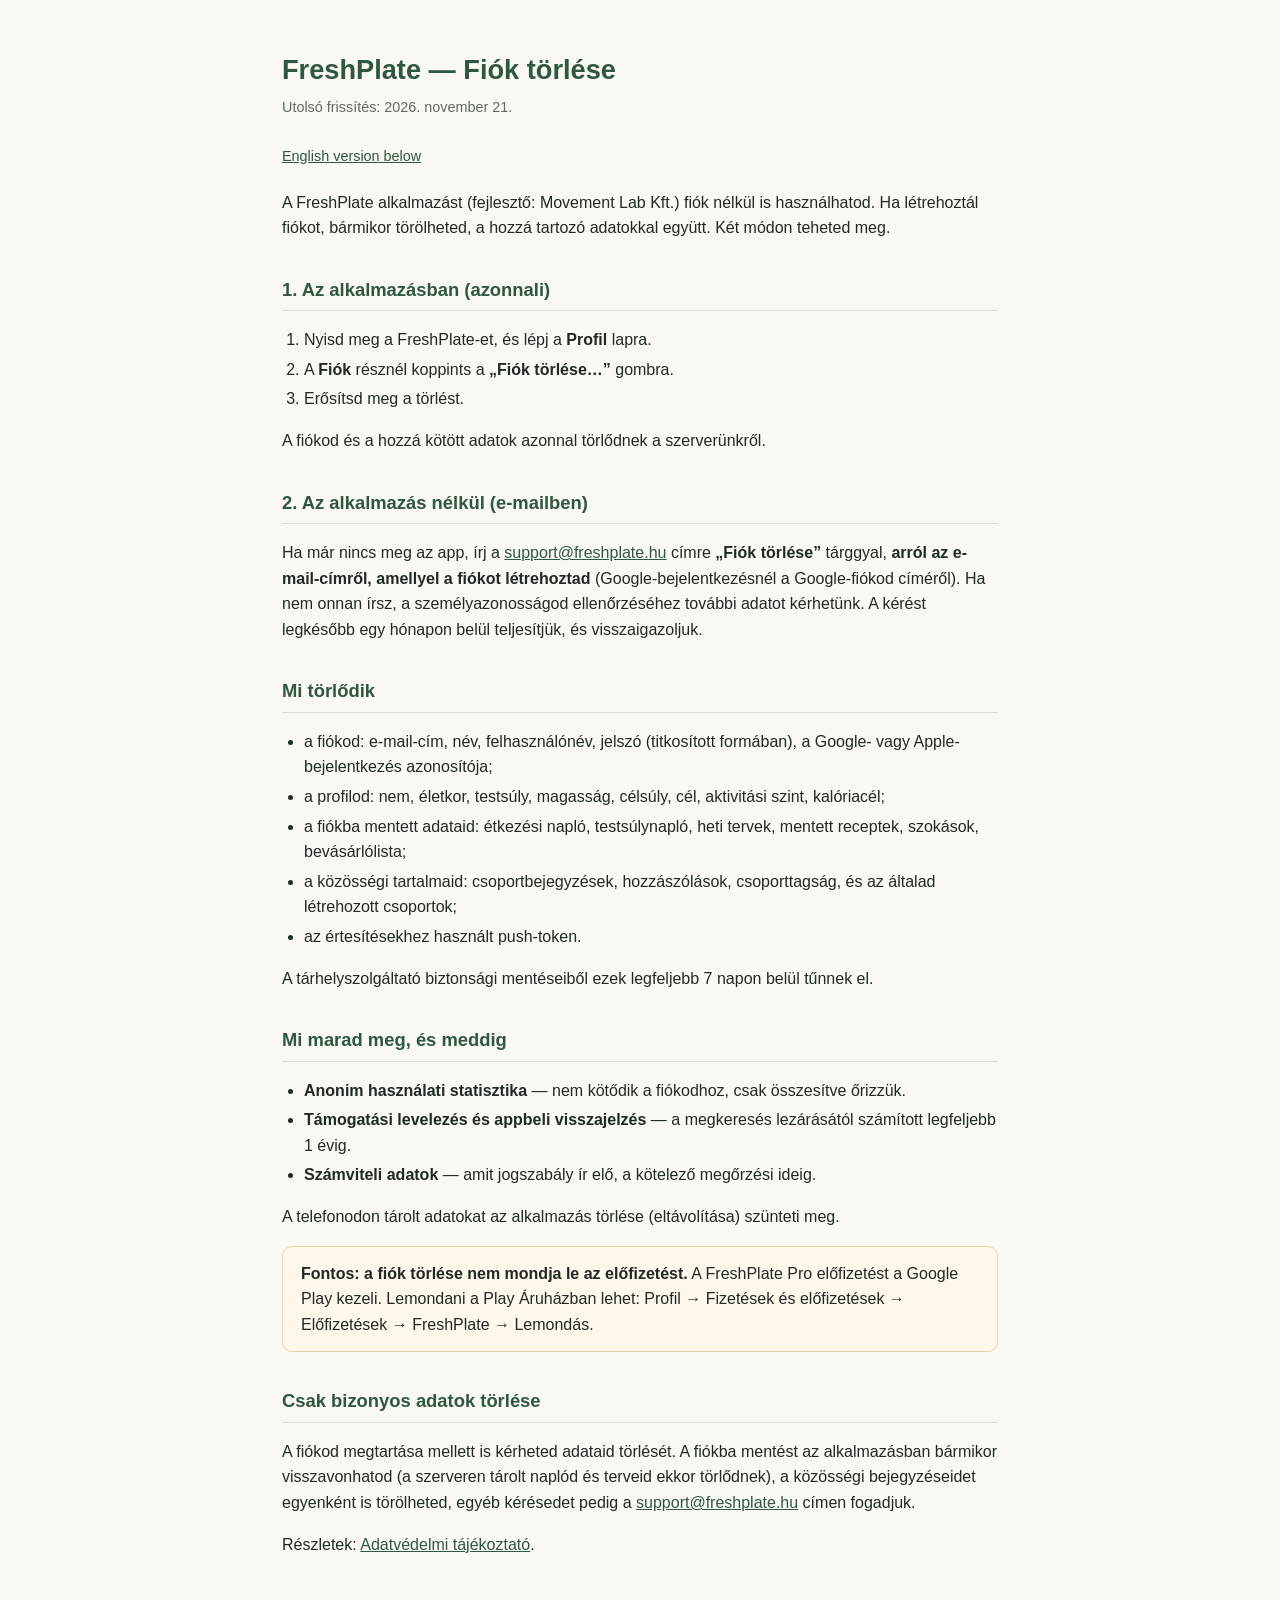
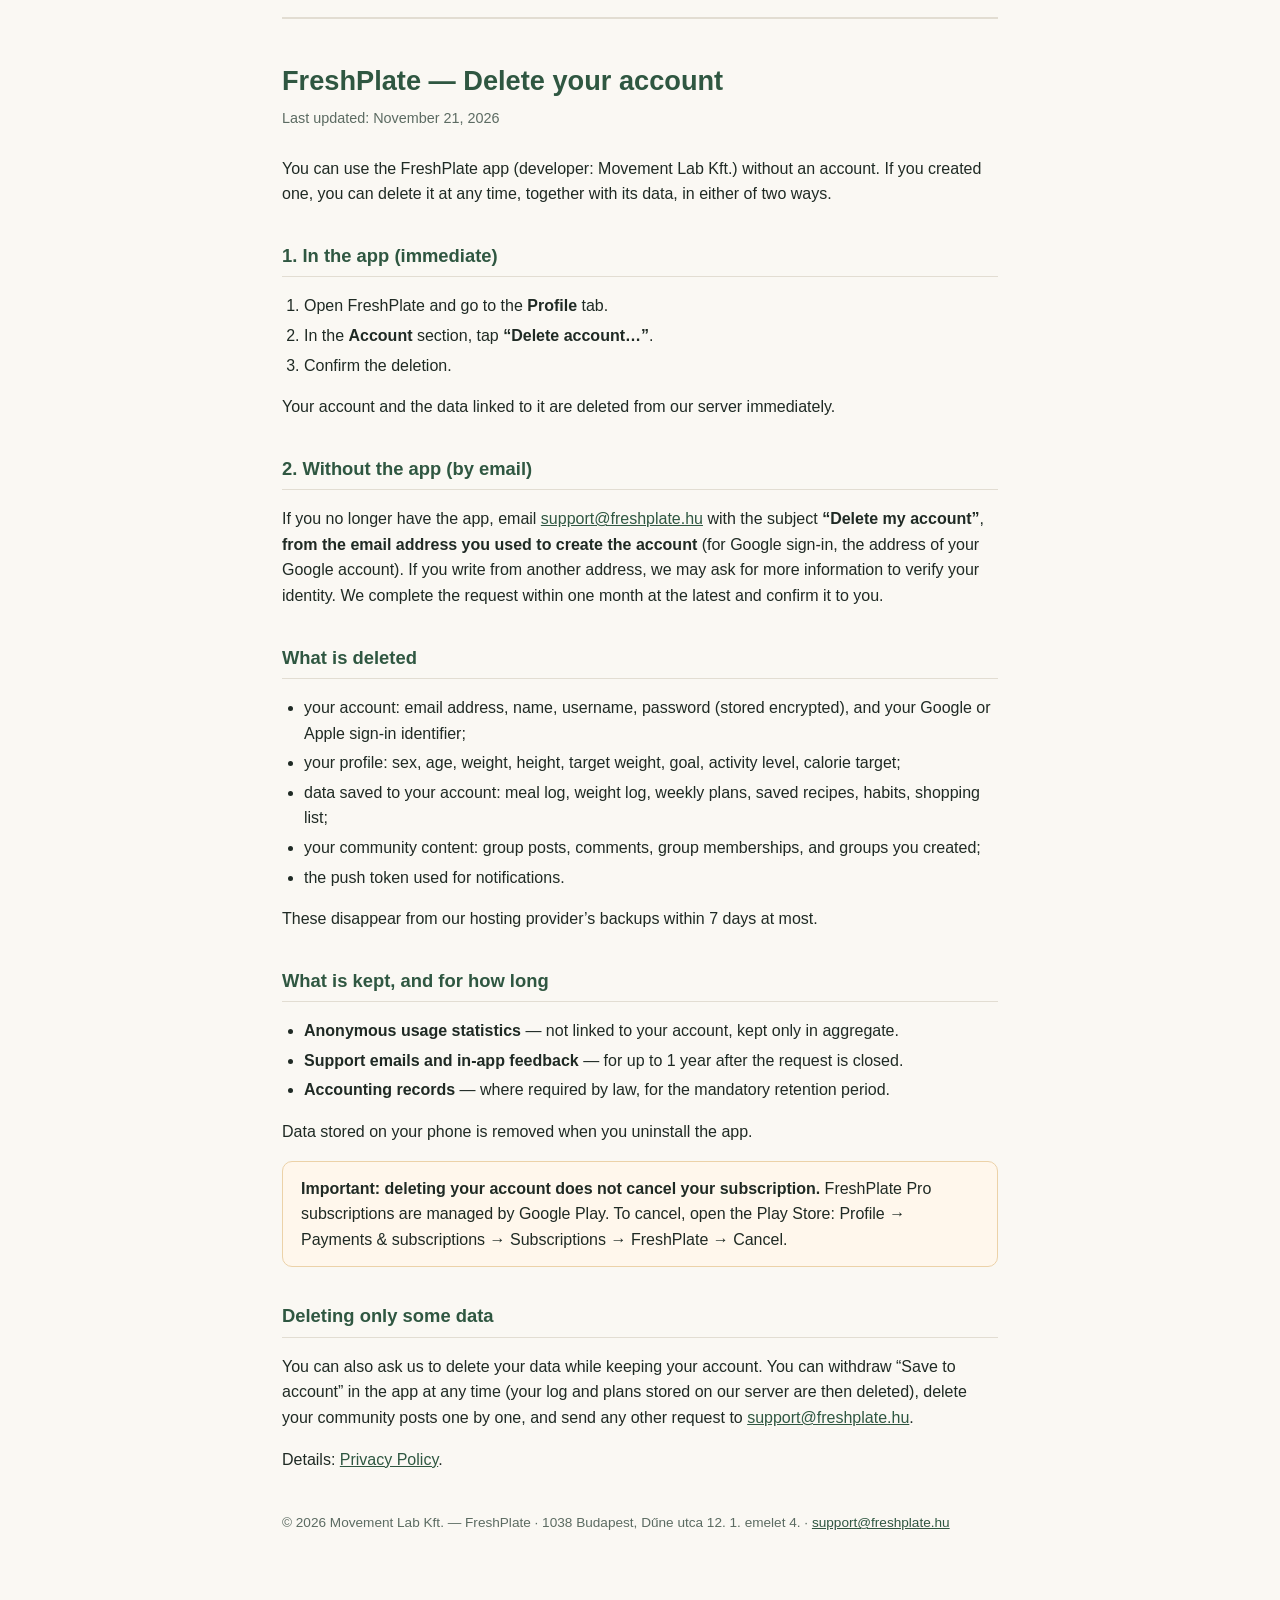
<file: fiok-torlese.html>
<!DOCTYPE html>
<html lang="hu">
<head>
<meta charset="UTF-8">
<meta name="viewport" content="width=device-width, initial-scale=1.0">
<title>FreshPlate — Fiók törlése / Delete your account</title>
<meta name="description" content="Hogyan törölheted a FreshPlate-fiókodat és a hozzá tartozó adatokat. How to delete your FreshPlate account and its data.">
<style>
  :root { --fg:#1f2a24; --muted:#5c6b62; --bg:#faf8f3; --accent:#2f5741; --line:#e2ddd2; }
  * { box-sizing:border-box; }
  body { margin:0; background:var(--bg); color:var(--fg);
    font-family:-apple-system,BlinkMacSystemFont,"Segoe UI",Roboto,Helvetica,Arial,sans-serif;
    line-height:1.6; }
  .wrap { max-width:760px; margin:0 auto; padding:48px 22px 80px; }
  h1 { font-size:1.7rem; margin:0 0 4px; color:var(--accent); }
  h2 { font-size:1.15rem; margin:34px 0 8px; color:var(--accent);
    border-bottom:1px solid var(--line); padding-bottom:6px; }
  .updated { color:var(--muted); font-size:.9rem; margin-bottom:26px; }
  .lang-sep { margin:60px 0 0; border:0; border-top:2px solid var(--line); }
  .langnav { font-size:.9rem; margin-bottom:22px; }
  a { color:var(--accent); }
  ul, ol { padding-left:22px; }
  li { margin:4px 0; }
  .box { background:#fff; border:1px solid var(--line); border-radius:10px; padding:14px 18px; margin:14px 0; }
  .warn { background:#fff7ec; border-color:#ecd2a8; }
  footer { margin-top:40px; color:var(--muted); font-size:.85rem; }
</style>
</head>
<body>
<div class="wrap">

<!-- ================= MAGYAR ================= -->
<h1 id="hu">FreshPlate — Fiók törlése</h1>
<div class="updated">Utolsó frissítés: 2026. november 21.</div>
<div class="langnav"><a href="#en">English version below</a></div>

<p>A FreshPlate alkalmazást (fejlesztő: Movement Lab Kft.) fiók nélkül is használhatod.
Ha létrehoztál fiókot, bármikor törölheted, a hozzá tartozó adatokkal együtt. Két módon teheted meg.</p>

<h2>1. Az alkalmazásban (azonnali)</h2>
<ol>
  <li>Nyisd meg a FreshPlate-et, és lépj a <strong>Profil</strong> lapra.</li>
  <li>A <strong>Fiók</strong> résznél koppints a <strong>„Fiók törlése…”</strong> gombra.</li>
  <li>Erősítsd meg a törlést.</li>
</ol>
<p>A fiókod és a hozzá kötött adatok azonnal törlődnek a szerverünkről.</p>

<h2>2. Az alkalmazás nélkül (e-mailben)</h2>
<p>Ha már nincs meg az app, írj a
<a href="mailto:support@freshplate.hu?subject=Fi%C3%B3k%20t%C3%B6rl%C3%A9se">support@freshplate.hu</a>
címre <strong>„Fiók törlése”</strong> tárggyal, <strong>arról az e-mail-címről, amellyel a fiókot
létrehoztad</strong> (Google-bejelentkezésnél a Google-fiókod címéről). Ha nem onnan írsz, a
személyazonosságod ellenőrzéséhez további adatot kérhetünk. A kérést legkésőbb egy hónapon
belül teljesítjük, és visszaigazoljuk.</p>

<h2>Mi törlődik</h2>
<ul>
  <li>a fiókod: e-mail-cím, név, felhasználónév, jelszó (titkosított formában), a Google- vagy
    Apple-bejelentkezés azonosítója;</li>
  <li>a profilod: nem, életkor, testsúly, magasság, célsúly, cél, aktivitási szint, kalóriacél;</li>
  <li>a fiókba mentett adataid: étkezési napló, testsúlynapló, heti tervek, mentett receptek,
    szokások, bevásárlólista;</li>
  <li>a közösségi tartalmaid: csoportbejegyzések, hozzászólások, csoporttagság, és az általad létrehozott csoportok;</li>
  <li>az értesítésekhez használt push-token.</li>
</ul>
<p>A tárhelyszolgáltató biztonsági mentéseiből ezek legfeljebb 7 napon belül tűnnek el.</p>

<h2>Mi marad meg, és meddig</h2>
<ul>
  <li><strong>Anonim használati statisztika</strong> — nem kötődik a fiókodhoz, csak összesítve őrizzük.</li>
  <li><strong>Támogatási levelezés és appbeli visszajelzés</strong> — a megkeresés lezárásától
    számított legfeljebb 1 évig.</li>
  <li><strong>Számviteli adatok</strong> — amit jogszabály ír elő, a kötelező megőrzési ideig.</li>
</ul>
<p>A telefonodon tárolt adatokat az alkalmazás törlése (eltávolítása) szünteti meg.</p>

<div class="box warn"><strong>Fontos: a fiók törlése nem mondja le az előfizetést.</strong>
A FreshPlate Pro előfizetést a Google Play kezeli. Lemondani a Play Áruházban lehet:
Profil → Fizetések és előfizetések → Előfizetések → FreshPlate → Lemondás.</div>

<h2>Csak bizonyos adatok törlése</h2>
<p>A fiókod megtartása mellett is kérheted adataid törlését. A fiókba mentést az alkalmazásban
bármikor visszavonhatod (a szerveren tárolt naplód és terveid ekkor törlődnek), a közösségi
bejegyzéseidet egyenként is törölheted, egyéb kérésedet pedig a
<a href="mailto:support@freshplate.hu">support@freshplate.hu</a> címen fogadjuk.</p>

<p>Részletek: <a href="privacy.html">Adatvédelmi tájékoztató</a>.</p>

<hr class="lang-sep">

<!-- ================= ENGLISH ================= -->
<h1 id="en" style="margin-top:40px">FreshPlate — Delete your account</h1>
<div class="updated">Last updated: November 21, 2026</div>

<p>You can use the FreshPlate app (developer: Movement Lab Kft.) without an account. If you
created one, you can delete it at any time, together with its data, in either of two ways.</p>

<h2>1. In the app (immediate)</h2>
<ol>
  <li>Open FreshPlate and go to the <strong>Profile</strong> tab.</li>
  <li>In the <strong>Account</strong> section, tap <strong>“Delete account…”</strong>.</li>
  <li>Confirm the deletion.</li>
</ol>
<p>Your account and the data linked to it are deleted from our server immediately.</p>

<h2>2. Without the app (by email)</h2>
<p>If you no longer have the app, email
<a href="mailto:support@freshplate.hu?subject=Delete%20my%20account">support@freshplate.hu</a>
with the subject <strong>“Delete my account”</strong>, <strong>from the email address you used
to create the account</strong> (for Google sign-in, the address of your Google account). If you
write from another address, we may ask for more information to verify your identity. We complete
the request within one month at the latest and confirm it to you.</p>

<h2>What is deleted</h2>
<ul>
  <li>your account: email address, name, username, password (stored encrypted), and your Google
    or Apple sign-in identifier;</li>
  <li>your profile: sex, age, weight, height, target weight, goal, activity level, calorie target;</li>
  <li>data saved to your account: meal log, weight log, weekly plans, saved recipes, habits,
    shopping list;</li>
  <li>your community content: group posts, comments, group memberships, and groups you created;</li>
  <li>the push token used for notifications.</li>
</ul>
<p>These disappear from our hosting provider’s backups within 7 days at most.</p>

<h2>What is kept, and for how long</h2>
<ul>
  <li><strong>Anonymous usage statistics</strong> — not linked to your account, kept only in aggregate.</li>
  <li><strong>Support emails and in-app feedback</strong> — for up to 1 year after the request is closed.</li>
  <li><strong>Accounting records</strong> — where required by law, for the mandatory retention period.</li>
</ul>
<p>Data stored on your phone is removed when you uninstall the app.</p>

<div class="box warn"><strong>Important: deleting your account does not cancel your subscription.</strong>
FreshPlate Pro subscriptions are managed by Google Play. To cancel, open the Play Store:
Profile → Payments &amp; subscriptions → Subscriptions → FreshPlate → Cancel.</div>

<h2>Deleting only some data</h2>
<p>You can also ask us to delete your data while keeping your account. You can withdraw
“Save to account” in the app at any time (your log and plans stored on our server are then
deleted), delete your community posts one by one, and send any other request to
<a href="mailto:support@freshplate.hu">support@freshplate.hu</a>.</p>

<p>Details: <a href="privacy.html">Privacy Policy</a>.</p>

<footer>© 2026 Movement Lab Kft. — FreshPlate · 1038 Budapest, Dűne utca 12. 1. emelet 4. ·
<a href="mailto:support@freshplate.hu">support@freshplate.hu</a></footer>

</div>
</body>
</html>
</file>
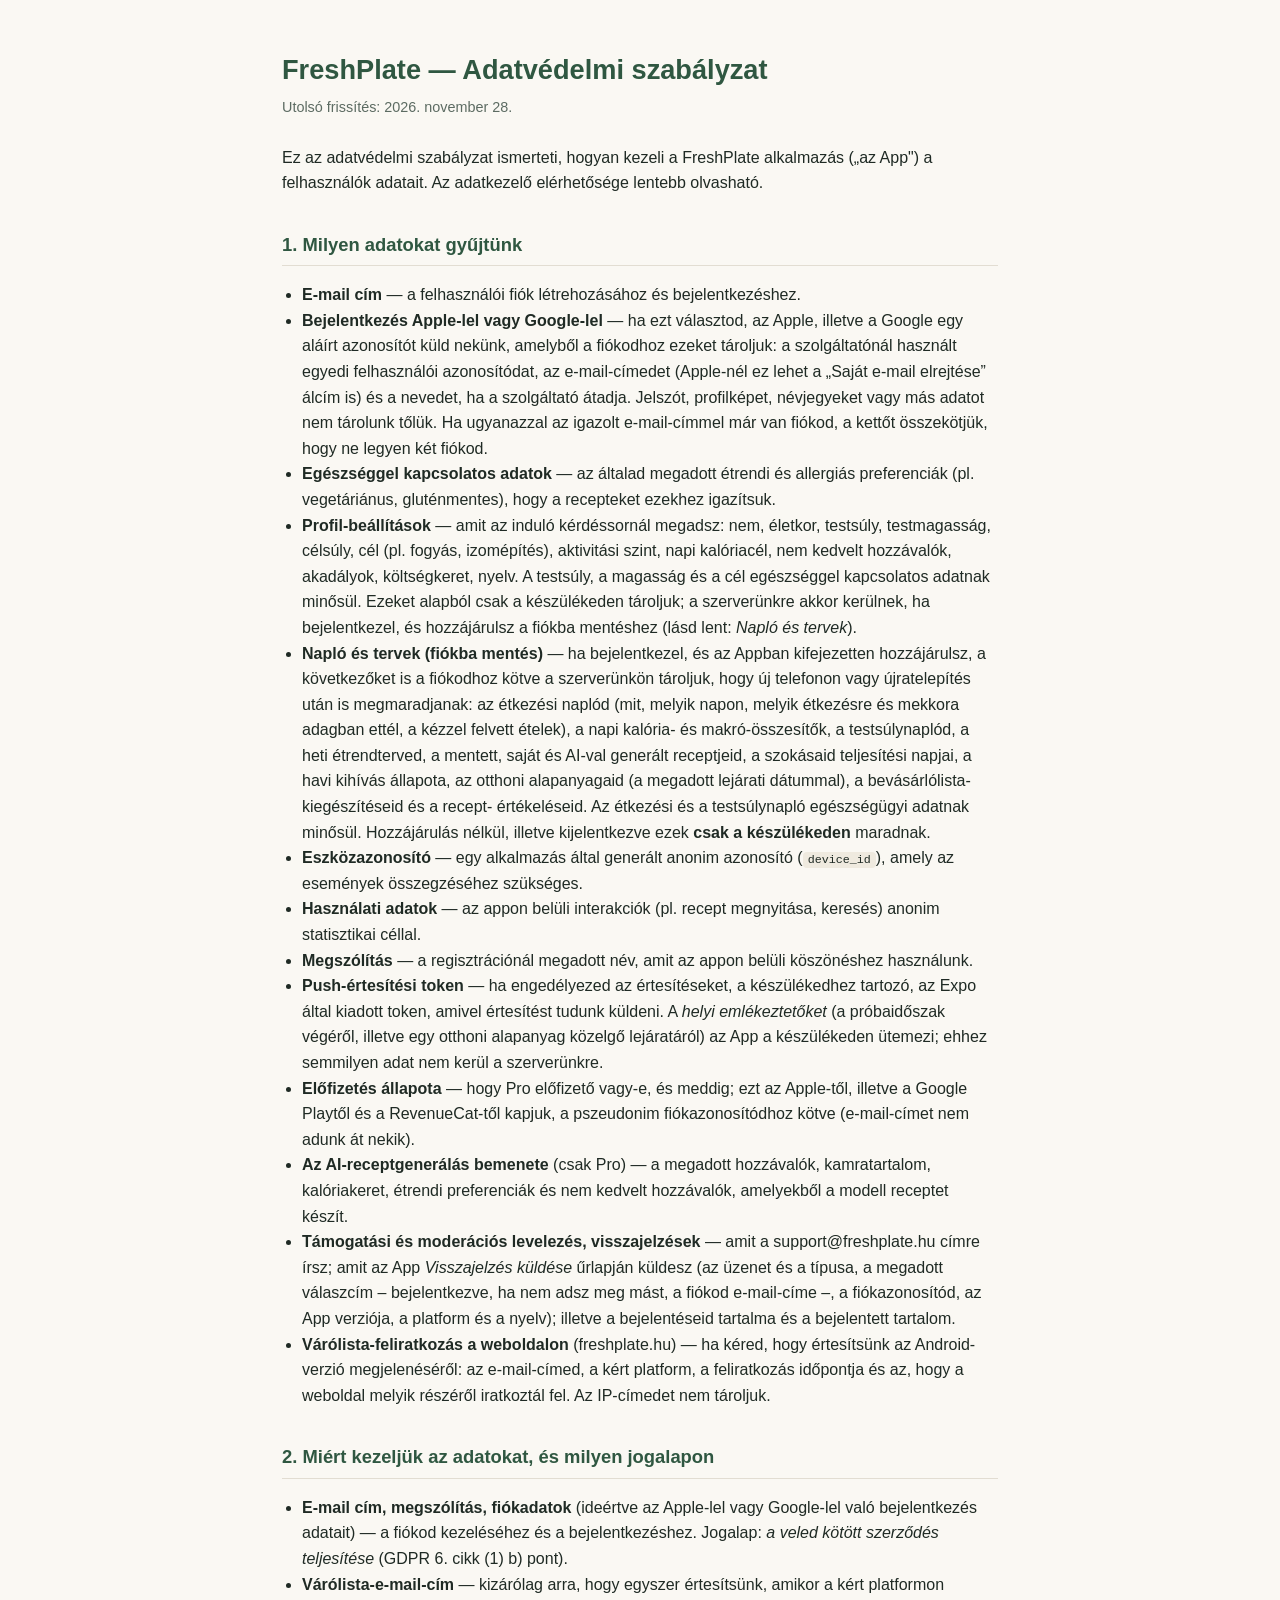
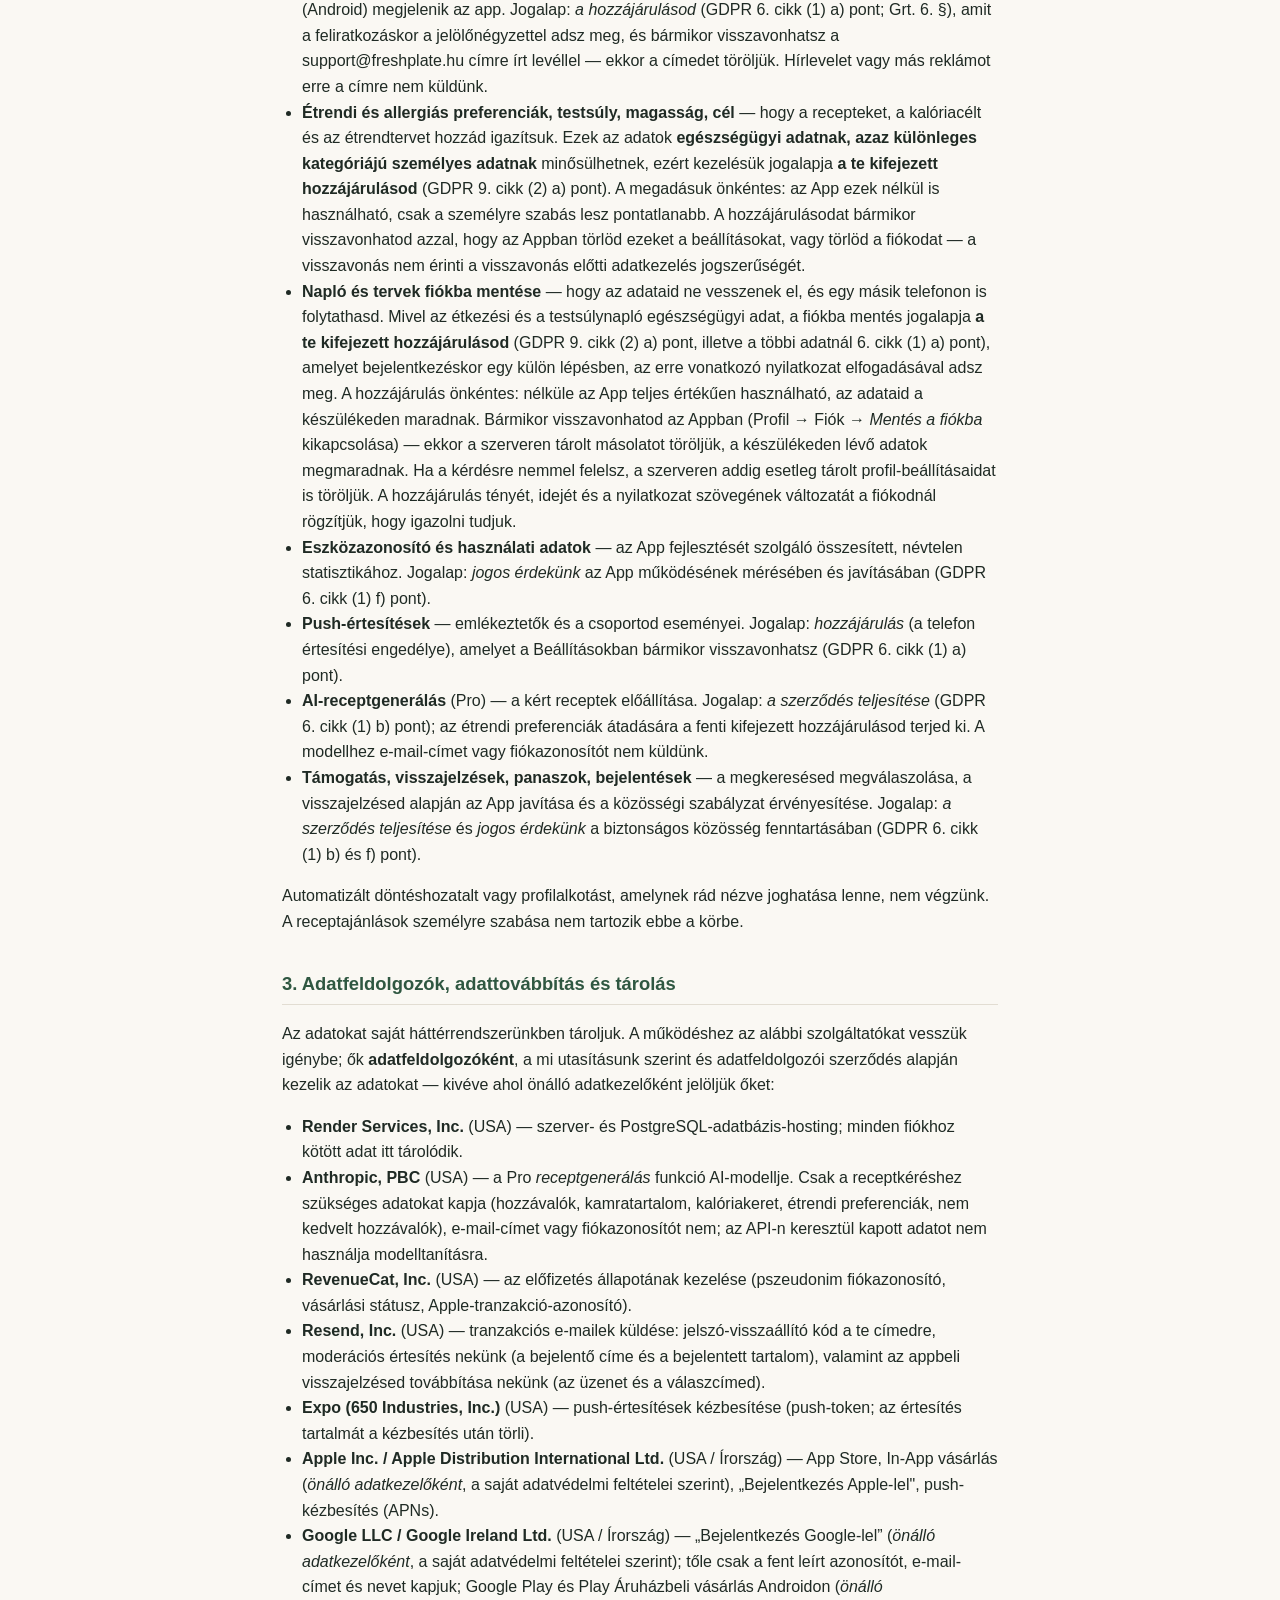
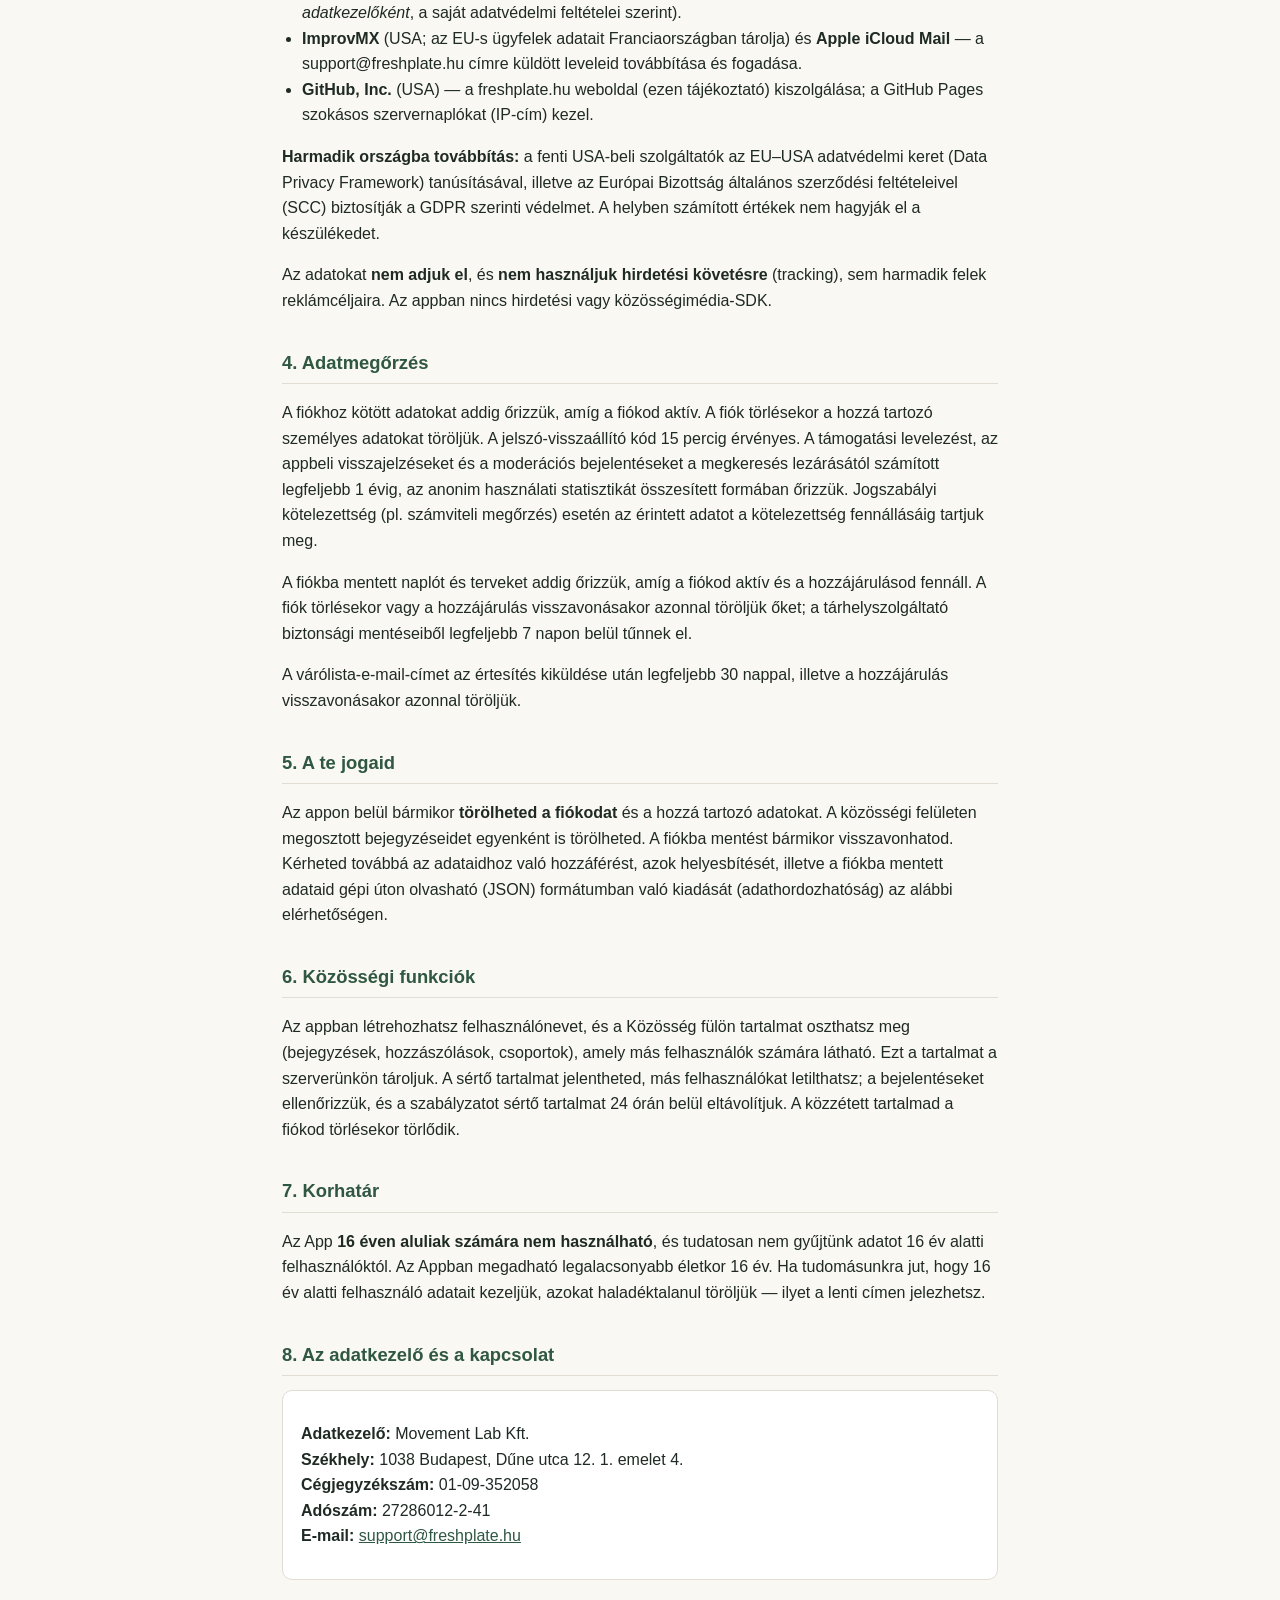
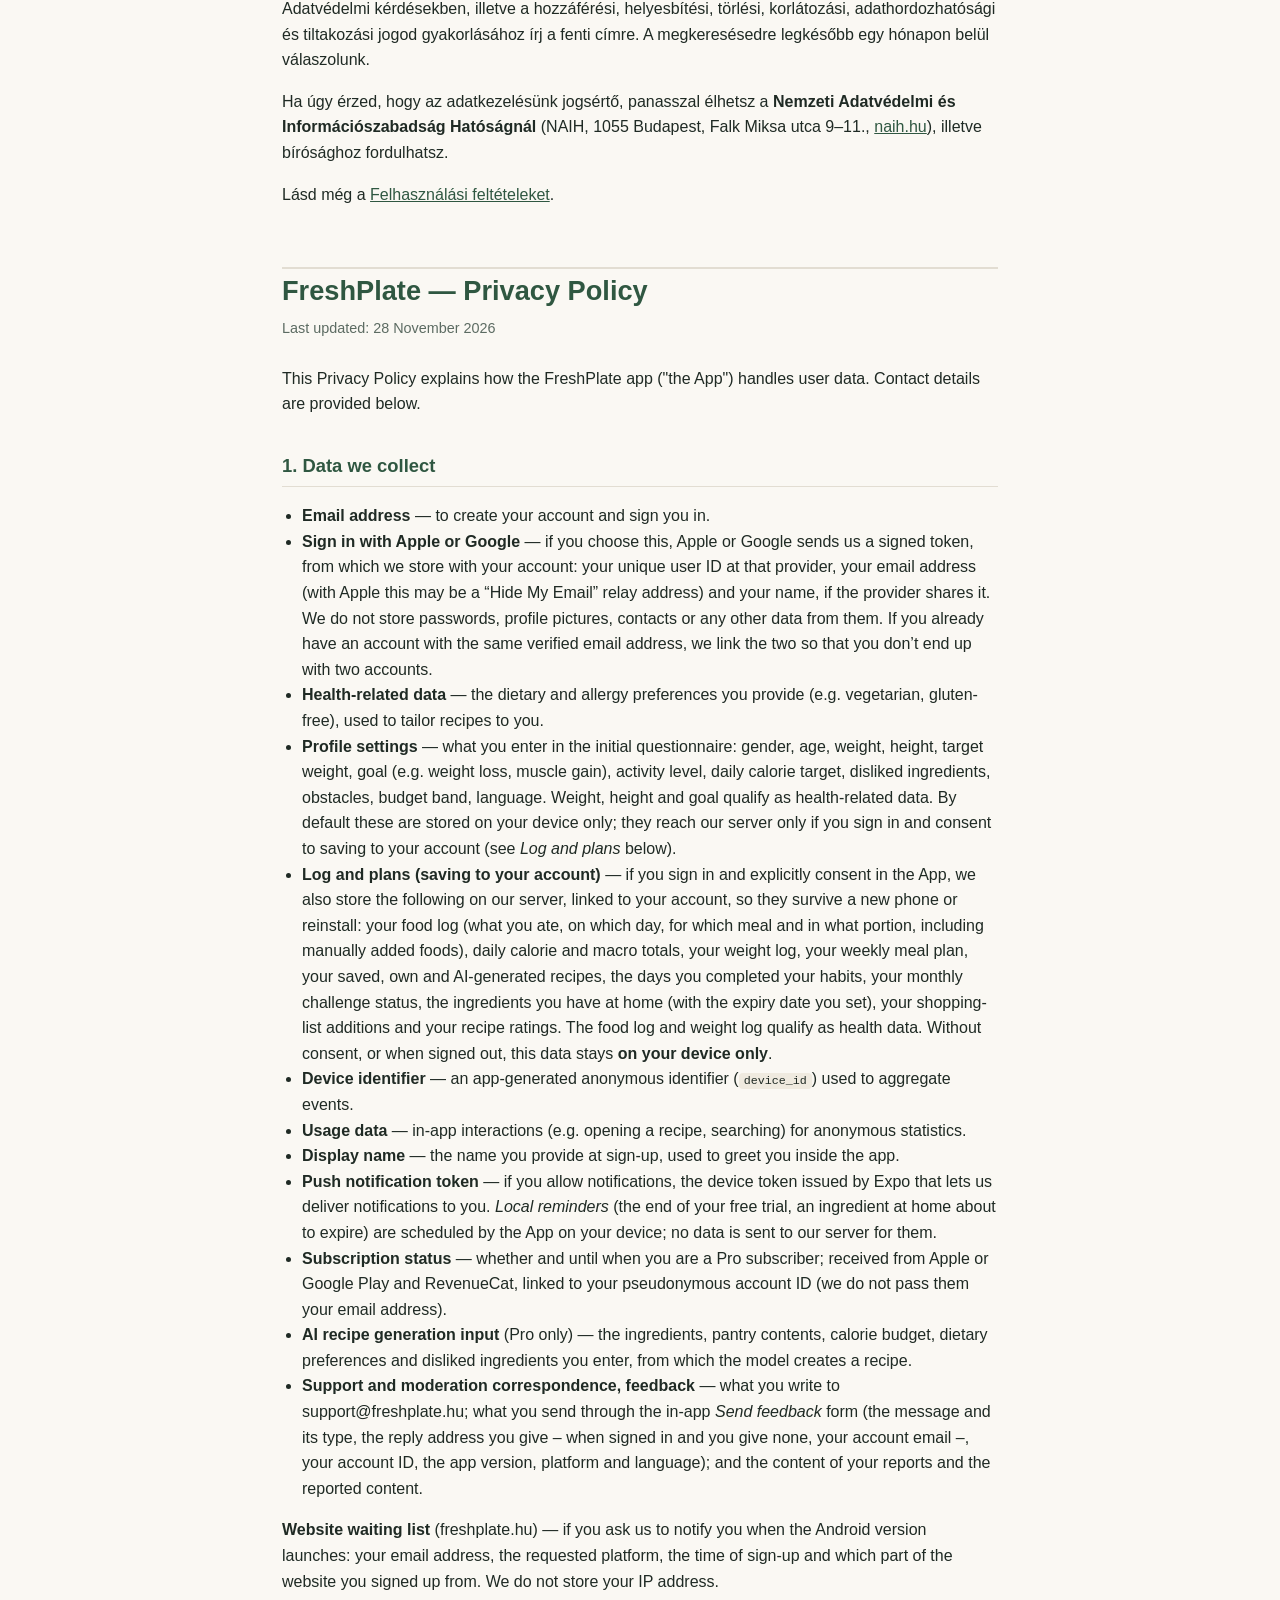
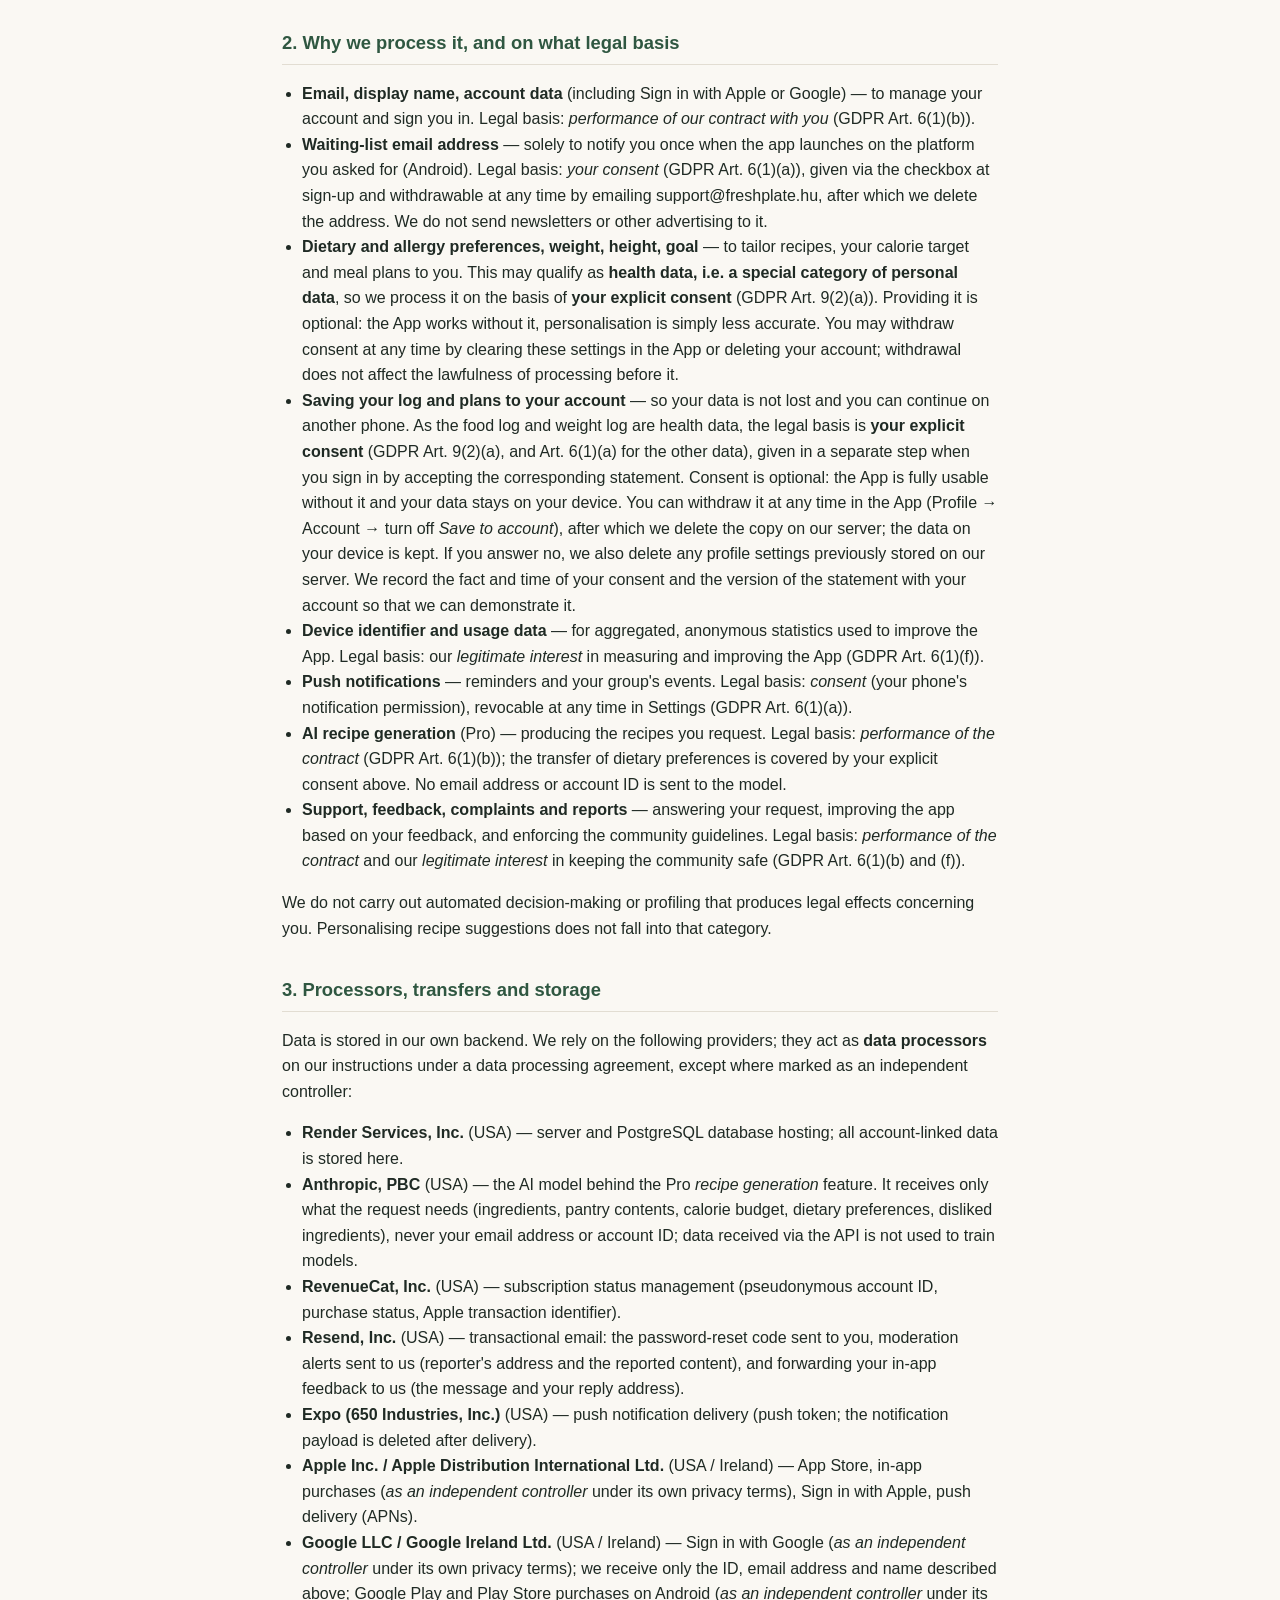
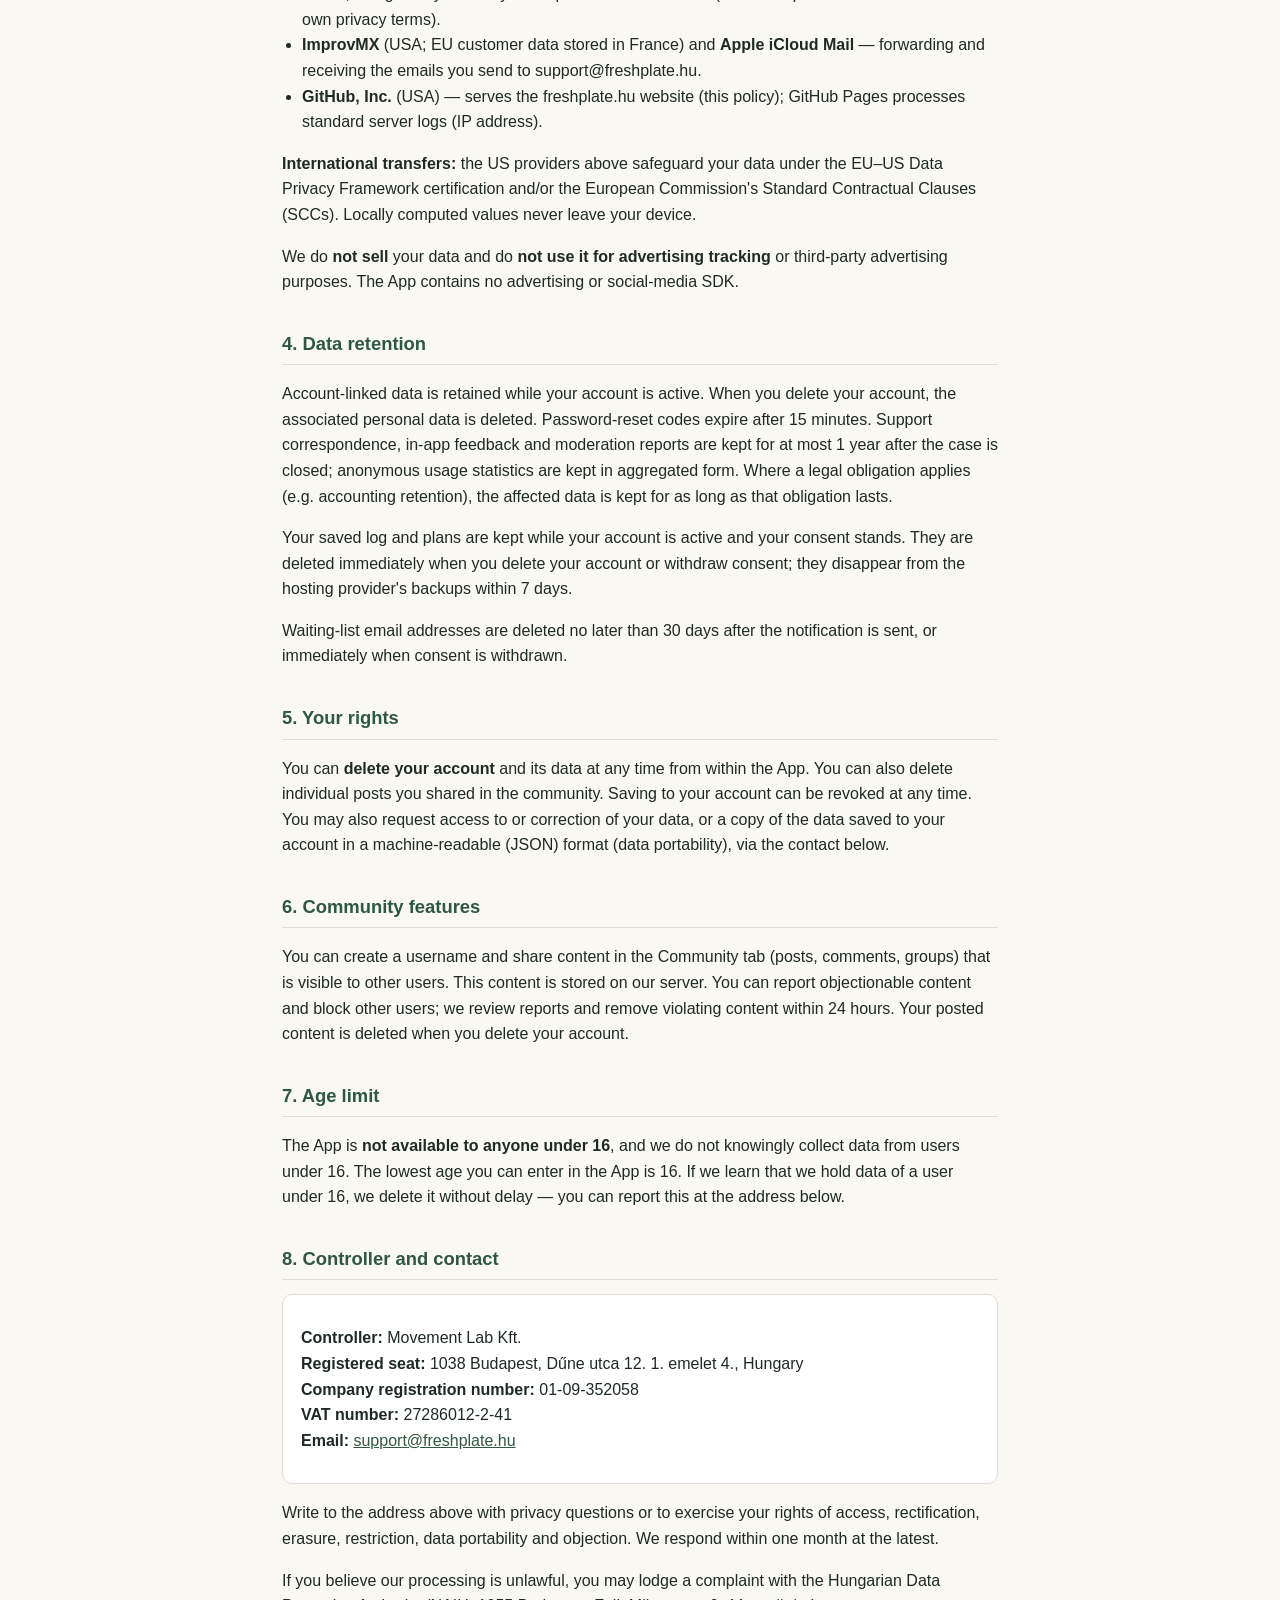
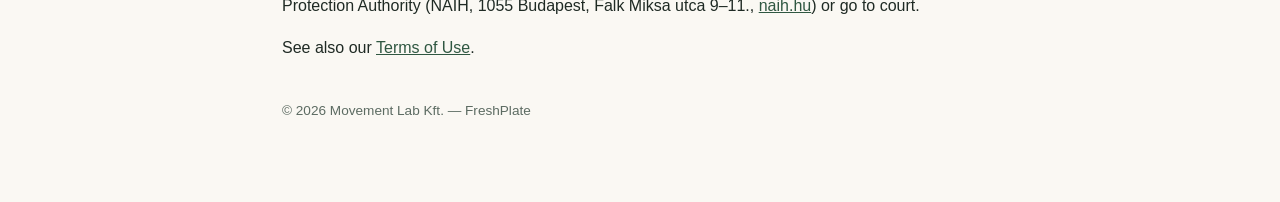
<file: privacy.html>
<!DOCTYPE html>
<html lang="hu">
<head>
<meta charset="UTF-8">
<meta name="viewport" content="width=device-width, initial-scale=1.0">
<title>FreshPlate — Adatvédelmi szabályzat / Privacy Policy</title>
<style>
  :root { --fg:#1f2a24; --muted:#5c6b62; --bg:#faf8f3; --accent:#2f5741; --line:#e2ddd2; }
  * { box-sizing:border-box; }
  body { margin:0; background:var(--bg); color:var(--fg);
    font-family:-apple-system,BlinkMacSystemFont,"Segoe UI",Roboto,Helvetica,Arial,sans-serif;
    line-height:1.6; }
  .wrap { max-width:760px; margin:0 auto; padding:48px 22px 80px; }
  h1 { font-size:1.7rem; margin:0 0 4px; color:var(--accent); }
  h2 { font-size:1.15rem; margin:34px 0 8px; color:var(--accent);
    border-bottom:1px solid var(--line); padding-bottom:6px; }
  .updated { color:var(--muted); font-size:.9rem; margin-bottom:26px; }
  .lang-sep { margin:60px 0 0; border:0; border-top:2px solid var(--line); }
  a { color:var(--accent); }
  ul { padding-left:20px; }
  code { background:#efeadf; padding:1px 5px; border-radius:4px; font-size:.9em; }
  .box { background:#fff; border:1px solid var(--line); border-radius:10px; padding:14px 18px; margin:14px 0; }
  footer { margin-top:40px; color:var(--muted); font-size:.85rem; }
</style>
</head>
<body>
<div class="wrap">

<!-- ================= MAGYAR ================= -->
<h1>FreshPlate — Adatvédelmi szabályzat</h1>
<div class="updated">Utolsó frissítés: 2026. november 28.</div>

<p>Ez az adatvédelmi szabályzat ismerteti, hogyan kezeli a FreshPlate alkalmazás
(„az App") a felhasználók adatait. Az adatkezelő elérhetősége lentebb olvasható.</p>

<h2>1. Milyen adatokat gyűjtünk</h2>
<ul>
  <li><strong>E-mail cím</strong> — a felhasználói fiók létrehozásához és bejelentkezéshez.</li>
  <li><strong>Bejelentkezés Apple-lel vagy Google-lel</strong> — ha ezt választod, az Apple,
    illetve a Google egy aláírt azonosítót küld nekünk, amelyből a fiókodhoz ezeket tároljuk:
    a szolgáltatónál használt egyedi felhasználói azonosítódat, az e-mail-címedet (Apple-nél ez
    lehet a „Saját e-mail elrejtése” álcím is) és a nevedet, ha a szolgáltató átadja. Jelszót,
    profilképet, névjegyeket vagy más adatot nem tárolunk tőlük. Ha ugyanazzal az igazolt
    e-mail-címmel már van fiókod, a kettőt összekötjük, hogy ne legyen két fiókod.</li>
  <li><strong>Egészséggel kapcsolatos adatok</strong> — az általad megadott étrendi és
    allergiás preferenciák (pl. vegetáriánus, gluténmentes), hogy a recepteket ezekhez igazítsuk.</li>
  <li><strong>Profil-beállítások</strong> — amit az induló kérdéssornál megadsz: nem, életkor,
    testsúly, testmagasság, célsúly, cél (pl. fogyás, izomépítés), aktivitási szint, napi
    kalóriacél, nem kedvelt hozzávalók, akadályok, költségkeret, nyelv. A testsúly, a
    magasság és a cél egészséggel kapcsolatos adatnak minősül. Ezeket alapból csak a
    készülékeden tároljuk; a szerverünkre akkor kerülnek, ha bejelentkezel, és hozzájárulsz a
    fiókba mentéshez (lásd lent: <em>Napló és tervek</em>).</li>
  <li><strong>Napló és tervek (fiókba mentés)</strong> — ha bejelentkezel, és az Appban
    kifejezetten hozzájárulsz, a következőket is a fiókodhoz kötve a szerverünkön tároljuk,
    hogy új telefonon vagy újratelepítés után is megmaradjanak: az étkezési naplód (mit, melyik
    napon, melyik étkezésre és mekkora adagban ettél, a kézzel felvett ételek), a napi kalória-
    és makró-összesítők, a testsúlynaplód, a heti étrendterved, a mentett, saját és AI-val
    generált receptjeid, a szokásaid teljesítési napjai, a havi kihívás állapota, az otthoni
    alapanyagaid (a megadott lejárati dátummal), a bevásárlólista-kiegészítéseid és a recept-
    értékeléseid. Az étkezési és a testsúlynapló egészségügyi adatnak minősül. Hozzájárulás
    nélkül, illetve kijelentkezve ezek <strong>csak a készülékeden</strong> maradnak.</li>
  <li><strong>Eszközazonosító</strong> — egy alkalmazás által generált anonim azonosító
    (<code>device_id</code>), amely az események összegzéséhez szükséges.</li>
  <li><strong>Használati adatok</strong> — az appon belüli interakciók (pl. recept
    megnyitása, keresés) anonim statisztikai céllal.</li>
  <li><strong>Megszólítás</strong> — a regisztrációnál megadott név, amit az appon
    belüli köszönéshez használunk.</li>
  <li><strong>Push-értesítési token</strong> — ha engedélyezed az értesítéseket, a
    készülékedhez tartozó, az Expo által kiadott token, amivel értesítést tudunk küldeni.
    A <em>helyi emlékeztetőket</em> (a próbaidőszak végéről, illetve egy otthoni alapanyag
    közelgő lejáratáról) az App a készülékeden ütemezi; ehhez semmilyen adat nem kerül a
    szerverünkre.</li>
  <li><strong>Előfizetés állapota</strong> — hogy Pro előfizető vagy-e, és meddig; ezt
    az Apple-től, illetve a Google Playtől és a RevenueCat-től kapjuk, a pszeudonim fiókazonosítódhoz kötve
    (e-mail-címet nem adunk át nekik).</li>
  <li><strong>Az AI-receptgenerálás bemenete</strong> (csak Pro) — a megadott hozzávalók,
    kamratartalom, kalóriakeret, étrendi preferenciák és nem kedvelt hozzávalók, amelyekből
    a modell receptet készít.</li>
  <li><strong>Támogatási és moderációs levelezés, visszajelzések</strong> — amit a
    support@freshplate.hu címre írsz; amit az App <em>Visszajelzés küldése</em> űrlapján
    küldesz (az üzenet és a típusa, a megadott válaszcím – bejelentkezve, ha nem adsz meg
    mást, a fiókod e-mail-címe –, a fiókazonosítód, az App verziója, a platform és a nyelv);
    illetve a bejelentéseid tartalma és a bejelentett tartalom.</li>
  <li><strong>Várólista-feliratkozás a weboldalon</strong> (freshplate.hu) — ha kéred, hogy
    értesítsünk az Android-verzió megjelenéséről: az e-mail-címed, a kért platform, a
    feliratkozás időpontja és az, hogy a weboldal melyik részéről iratkoztál fel. Az
    IP-címedet nem tároljuk.</li>
</ul>

<h2>2. Miért kezeljük az adatokat, és milyen jogalapon</h2>
<ul>
  <li><strong>E-mail cím, megszólítás, fiókadatok</strong> (ideértve az Apple-lel vagy
    Google-lel való bejelentkezés adatait) — a fiókod kezeléséhez és a bejelentkezéshez. Jogalap: <em>a veled kötött szerződés teljesítése</em>
    (GDPR 6. cikk (1) b) pont).</li>
  <li><strong>Várólista-e-mail-cím</strong> — kizárólag arra, hogy egyszer értesítsünk,
    amikor a kért platformon (Android) megjelenik az app. Jogalap: <em>a hozzájárulásod</em>
    (GDPR 6. cikk (1) a) pont; Grt. 6. §), amit a feliratkozáskor a jelölőnégyzettel adsz meg,
    és bármikor visszavonhatsz a support@freshplate.hu címre írt levéllel — ekkor a címedet
    töröljük. Hírlevelet vagy más reklámot erre a címre nem küldünk.</li>
  <li><strong>Étrendi és allergiás preferenciák, testsúly, magasság, cél</strong> — hogy a
    recepteket, a kalóriacélt és az étrendtervet hozzád igazítsuk. Ezek az adatok
    <strong>egészségügyi adatnak, azaz különleges kategóriájú személyes adatnak</strong>
    minősülhetnek, ezért kezelésük jogalapja
    <strong>a te kifejezett hozzájárulásod</strong> (GDPR 9. cikk (2) a) pont).
    A megadásuk önkéntes: az App ezek nélkül is használható, csak a személyre szabás
    lesz pontatlanabb. A hozzájárulásodat bármikor visszavonhatod azzal, hogy az
    Appban törlöd ezeket a beállításokat, vagy törlöd a fiókodat — a visszavonás nem
    érinti a visszavonás előtti adatkezelés jogszerűségét.</li>
  <li><strong>Napló és tervek fiókba mentése</strong> — hogy az adataid ne vesszenek el, és
    egy másik telefonon is folytathasd. Mivel az étkezési és a testsúlynapló egészségügyi
    adat, a fiókba mentés jogalapja <strong>a te kifejezett hozzájárulásod</strong> (GDPR 9.
    cikk (2) a) pont, illetve a többi adatnál 6. cikk (1) a) pont), amelyet bejelentkezéskor
    egy külön lépésben, az erre vonatkozó nyilatkozat elfogadásával adsz meg. A hozzájárulás
    önkéntes: nélküle az App teljes értékűen használható, az adataid a készülékeden
    maradnak. Bármikor visszavonhatod az Appban (Profil → Fiók → <em>Mentés a fiókba</em>
    kikapcsolása) — ekkor a szerveren tárolt másolatot töröljük, a készülékeden lévő adatok
    megmaradnak. Ha a kérdésre nemmel felelsz, a szerveren addig esetleg tárolt
    profil-beállításaidat is töröljük. A hozzájárulás tényét, idejét és a nyilatkozat
    szövegének változatát a fiókodnál rögzítjük, hogy igazolni tudjuk.</li>
  <li><strong>Eszközazonosító és használati adatok</strong> — az App fejlesztését szolgáló
    összesített, névtelen statisztikához. Jogalap: <em>jogos érdekünk</em> az App
    működésének mérésében és javításában (GDPR 6. cikk (1) f) pont).</li>
  <li><strong>Push-értesítések</strong> — emlékeztetők és a csoportod eseményei. Jogalap:
    <em>hozzájárulás</em> (a telefon értesítési engedélye), amelyet a Beállításokban bármikor
    visszavonhatsz (GDPR 6. cikk (1) a) pont).</li>
  <li><strong>AI-receptgenerálás</strong> (Pro) — a kért receptek előállítása. Jogalap:
    <em>a szerződés teljesítése</em> (GDPR 6. cikk (1) b) pont); az étrendi preferenciák
    átadására a fenti kifejezett hozzájárulásod terjed ki. A modellhez e-mail-címet vagy
    fiókazonosítót nem küldünk.</li>
  <li><strong>Támogatás, visszajelzések, panaszok, bejelentések</strong> — a megkeresésed
    megválaszolása, a visszajelzésed alapján az App javítása és a közösségi szabályzat
    érvényesítése. Jogalap: <em>a szerződés teljesítése</em> és <em>jogos
    érdekünk</em> a biztonságos közösség fenntartásában (GDPR 6. cikk (1) b) és f) pont).</li>
</ul>
<p>Automatizált döntéshozatalt vagy profilalkotást, amelynek rád nézve joghatása lenne,
nem végzünk. A receptajánlások személyre szabása nem tartozik ebbe a körbe.</p>

<h2>3. Adatfeldolgozók, adattovábbítás és tárolás</h2>
<p>Az adatokat saját háttérrendszerünkben tároljuk. A működéshez az alábbi szolgáltatókat
vesszük igénybe; ők <strong>adatfeldolgozóként</strong>, a mi utasításunk szerint és
adatfeldolgozói szerződés alapján kezelik az adatokat — kivéve ahol önálló adatkezelőként
jelöljük őket:</p>
<ul>
  <li><strong>Render Services, Inc.</strong> (USA) — szerver- és PostgreSQL-adatbázis-hosting;
    minden fiókhoz kötött adat itt tárolódik.</li>
  <li><strong>Anthropic, PBC</strong> (USA) — a Pro <em>receptgenerálás</em> funkció AI-modellje.
    Csak a receptkéréshez szükséges adatokat kapja (hozzávalók, kamratartalom, kalóriakeret,
    étrendi preferenciák, nem kedvelt hozzávalók), e-mail-címet vagy fiókazonosítót nem;
    az API-n keresztül kapott adatot nem használja modelltanításra.</li>
  <li><strong>RevenueCat, Inc.</strong> (USA) — az előfizetés állapotának kezelése
    (pszeudonim fiókazonosító, vásárlási státusz, Apple-tranzakció-azonosító).</li>
  <li><strong>Resend, Inc.</strong> (USA) — tranzakciós e-mailek küldése: jelszó-visszaállító
    kód a te címedre, moderációs értesítés nekünk (a bejelentő címe és a bejelentett tartalom),
    valamint az appbeli visszajelzésed továbbítása nekünk (az üzenet és a válaszcímed).</li>
  <li><strong>Expo (650 Industries, Inc.)</strong> (USA) — push-értesítések kézbesítése
    (push-token; az értesítés tartalmát a kézbesítés után törli).</li>
  <li><strong>Apple Inc. / Apple Distribution International Ltd.</strong> (USA / Írország) —
    App Store, In-App vásárlás (<em>önálló adatkezelőként</em>, a saját adatvédelmi feltételei
    szerint), „Bejelentkezés Apple-lel", push-kézbesítés (APNs).</li>
  <li><strong>Google LLC / Google Ireland Ltd.</strong> (USA / Írország) — „Bejelentkezés
    Google-lel” (<em>önálló adatkezelőként</em>, a saját adatvédelmi feltételei szerint);
    tőle csak a fent leírt azonosítót, e-mail-címet és nevet kapjuk; Google Play és Play Áruházbeli vásárlás Androidon (<em>önálló adatkezelőként</em>, a saját adatvédelmi feltételei szerint).</li>
  <li><strong>ImprovMX</strong> (USA; az EU-s ügyfelek adatait Franciaországban tárolja) és
    <strong>Apple iCloud Mail</strong> — a support@freshplate.hu címre küldött leveleid
    továbbítása és fogadása.</li>
  <li><strong>GitHub, Inc.</strong> (USA) — a freshplate.hu weboldal (ezen tájékoztató)
    kiszolgálása; a GitHub Pages szokásos szervernaplókat (IP-cím) kezel.</li>
</ul>
<p><strong>Harmadik országba továbbítás:</strong> a fenti USA-beli szolgáltatók az
EU–USA adatvédelmi keret (Data Privacy Framework) tanúsításával, illetve az Európai
Bizottság általános szerződési feltételeivel (SCC) biztosítják a GDPR szerinti védelmet.
A helyben számított értékek nem hagyják el a készülékedet.</p>
<p>Az adatokat <strong>nem adjuk el</strong>, és <strong>nem használjuk hirdetési
követésre</strong> (tracking), sem harmadik felek reklámcéljaira. Az appban nincs
hirdetési vagy közösségimédia-SDK.</p>

<h2>4. Adatmegőrzés</h2>
<p>A fiókhoz kötött adatokat addig őrizzük, amíg a fiókod aktív. A fiók törlésekor
a hozzá tartozó személyes adatokat töröljük. A jelszó-visszaállító kód 15 percig
érvényes. A támogatási levelezést, az appbeli visszajelzéseket és a moderációs bejelentéseket a megkeresés
lezárásától számított legfeljebb 1 évig, az anonim használati statisztikát összesített
formában őrizzük. Jogszabályi kötelezettség (pl. számviteli megőrzés) esetén az érintett
adatot a kötelezettség fennállásáig tartjuk meg.</p>
<p>A fiókba mentett naplót és terveket addig őrizzük, amíg a fiókod aktív és a
hozzájárulásod fennáll. A fiók törlésekor vagy a hozzájárulás visszavonásakor azonnal
töröljük őket; a tárhelyszolgáltató biztonsági mentéseiből legfeljebb
7 napon belül tűnnek el.</p>
<p>A várólista-e-mail-címet az értesítés kiküldése után legfeljebb 30 nappal, illetve a
hozzájárulás visszavonásakor azonnal töröljük.</p>

<h2>5. A te jogaid</h2>
<p>Az appon belül bármikor <strong>törölheted a fiókodat</strong> és a hozzá tartozó
adatokat. A közösségi felületen megosztott bejegyzéseidet egyenként is törölheted.
A fiókba mentést bármikor visszavonhatod. Kérheted továbbá
az adataidhoz való hozzáférést, azok helyesbítését, illetve a fiókba mentett adataid
gépi úton olvasható (JSON) formátumban való kiadását (adathordozhatóság) az alábbi
elérhetőségen.</p>

<h2>6. Közösségi funkciók</h2>
<p>Az appban létrehozhatsz felhasználónevet, és a Közösség fülön tartalmat
oszthatsz meg (bejegyzések, hozzászólások, csoportok), amely más felhasználók
számára látható. Ezt a tartalmat a szerverünkön tároljuk. A sértő tartalmat
jelentheted, más felhasználókat letilthatsz; a bejelentéseket ellenőrizzük,
és a szabályzatot sértő tartalmat 24 órán belül eltávolítjuk. A közzétett
tartalmad a fiókod törlésekor törlődik.</p>

<h2>7. Korhatár</h2>
<p>Az App <strong>16 éven aluliak számára nem használható</strong>, és tudatosan nem
gyűjtünk adatot 16 év alatti felhasználóktól. Az Appban megadható legalacsonyabb
életkor 16 év. Ha tudomásunkra jut, hogy 16 év alatti felhasználó adatait kezeljük,
azokat haladéktalanul töröljük — ilyet a lenti címen jelezhetsz.</p>

<h2>8. Az adatkezelő és a kapcsolat</h2>
<div class="box">
<p><strong>Adatkezelő:</strong> Movement Lab Kft.<br>
<strong>Székhely:</strong> 1038 Budapest, Dűne utca 12. 1. emelet 4.<br>
<strong>Cégjegyzékszám:</strong> 01-09-352058<br>
<strong>Adószám:</strong> 27286012-2-41<br>
<strong>E-mail:</strong> <a href="mailto:support@freshplate.hu">support@freshplate.hu</a></p>
</div>
<p>Adatvédelmi kérdésekben, illetve a hozzáférési, helyesbítési, törlési, korlátozási,
adathordozhatósági és tiltakozási jogod gyakorlásához írj a fenti címre. A megkeresésedre
legkésőbb egy hónapon belül válaszolunk.</p>
<p>Ha úgy érzed, hogy az adatkezelésünk jogsértő, panasszal élhetsz a
<strong>Nemzeti Adatvédelmi és Információszabadság Hatóságnál</strong>
(NAIH, 1055 Budapest, Falk Miksa utca 9–11.,
<a href="https://naih.hu">naih.hu</a>), illetve bírósághoz fordulhatsz.</p>
<p>Lásd még a <a href="./terms.html">Felhasználási feltételeket</a>.</p>

<hr class="lang-sep">

<!-- ================= ENGLISH ================= -->
<h1>FreshPlate — Privacy Policy</h1>
<div class="updated">Last updated: 28 November 2026</div>

<p>This Privacy Policy explains how the FreshPlate app ("the App") handles user data.
Contact details are provided below.</p>

<h2>1. Data we collect</h2>
<ul>
  <li><strong>Email address</strong> — to create your account and sign you in.</li>
  <li><strong>Sign in with Apple or Google</strong> — if you choose this, Apple or Google sends
    us a signed token, from which we store with your account: your unique user ID at that
    provider, your email address (with Apple this may be a “Hide My Email” relay address) and
    your name, if the provider shares it. We do not store passwords, profile pictures, contacts
    or any other data from them. If you already have an account with the same verified email
    address, we link the two so that you don’t end up with two accounts.</li>
  <li><strong>Health-related data</strong> — the dietary and allergy preferences you
    provide (e.g. vegetarian, gluten-free), used to tailor recipes to you.</li>
  <li><strong>Profile settings</strong> — what you enter in the initial questionnaire: gender,
    age, weight, height, target weight, goal (e.g. weight loss, muscle gain), activity level,
    daily calorie target, disliked ingredients, obstacles, budget band, language. Weight,
    height and goal qualify as health-related data. By default these are stored on your device
    only; they reach our server only if you sign in and consent to saving to your account (see
    <em>Log and plans</em> below).</li>
  <li><strong>Log and plans (saving to your account)</strong> — if you sign in and explicitly
    consent in the App, we also store the following on our server, linked to your account, so
    they survive a new phone or reinstall: your food log (what you ate, on which day, for which
    meal and in what portion, including manually added foods), daily calorie and macro totals,
    your weight log, your weekly meal plan, your saved, own and AI-generated recipes, the days
    you completed your habits, your monthly challenge status, the ingredients you have at home
    (with the expiry date you set), your shopping-list additions and your recipe ratings. The
    food log and weight log qualify as health data. Without consent, or when signed out, this
    data stays <strong>on your device only</strong>.</li>
  <li><strong>Device identifier</strong> — an app-generated anonymous identifier
    (<code>device_id</code>) used to aggregate events.</li>
  <li><strong>Usage data</strong> — in-app interactions (e.g. opening a recipe,
    searching) for anonymous statistics.</li>
  <li><strong>Display name</strong> — the name you provide at sign-up, used to greet
    you inside the app.</li>
  <li><strong>Push notification token</strong> — if you allow notifications, the
    device token issued by Expo that lets us deliver notifications to you. <em>Local
    reminders</em> (the end of your free trial, an ingredient at home about to expire) are
    scheduled by the App on your device; no data is sent to our server for them.</li>
  <li><strong>Subscription status</strong> — whether and until when you are a Pro
    subscriber; received from Apple or Google Play and RevenueCat, linked to your pseudonymous account ID
    (we do not pass them your email address).</li>
  <li><strong>AI recipe generation input</strong> (Pro only) — the ingredients, pantry
    contents, calorie budget, dietary preferences and disliked ingredients you enter, from
    which the model creates a recipe.</li>
  <li><strong>Support and moderation correspondence, feedback</strong> — what you write to
    support@freshplate.hu; what you send through the in-app <em>Send feedback</em> form (the
    message and its type, the reply address you give – when signed in and you give none, your
    account email –, your account ID, the app version, platform and language); and the content
    of your reports and the reported content.</li>
</ul>

<p><strong>Website waiting list</strong> (freshplate.hu) — if you ask us to notify you when the
Android version launches: your email address, the requested platform, the time of sign-up and
which part of the website you signed up from. We do not store your IP address.</p>

<h2>2. Why we process it, and on what legal basis</h2>
<ul>
  <li><strong>Email, display name, account data</strong> (including Sign in with Apple or
    Google) — to manage your account and sign you in. Legal basis: <em>performance of our contract with you</em> (GDPR Art. 6(1)(b)).</li>
  <li><strong>Waiting-list email address</strong> — solely to notify you once when the app
    launches on the platform you asked for (Android). Legal basis: <em>your consent</em>
    (GDPR Art. 6(1)(a)), given via the checkbox at sign-up and withdrawable at any time by
    emailing support@freshplate.hu, after which we delete the address. We do not send
    newsletters or other advertising to it.</li>
  <li><strong>Dietary and allergy preferences, weight, height, goal</strong> — to tailor
    recipes, your calorie target and meal plans to you. This may qualify as <strong>health data, i.e. a special category of personal
    data</strong>, so we process it on the basis of <strong>your explicit consent</strong>
    (GDPR Art. 9(2)(a)). Providing it is optional: the App works without it, personalisation
    is simply less accurate. You may withdraw consent at any time by clearing these settings
    in the App or deleting your account; withdrawal does not affect the lawfulness of
    processing before it.</li>
  <li><strong>Saving your log and plans to your account</strong> — so your data is not lost
    and you can continue on another phone. As the food log and weight log are health data,
    the legal basis is <strong>your explicit consent</strong> (GDPR Art. 9(2)(a), and
    Art. 6(1)(a) for the other data), given in a separate step when you sign in by accepting
    the corresponding statement. Consent is optional: the App is fully usable without it and
    your data stays on your device. You can withdraw it at any time in the App (Profile →
    Account → turn off <em>Save to account</em>), after which we delete the copy on our server;
    the data on your device is kept. If you answer no, we also delete any profile settings
    previously stored on our server. We record the fact and time of your consent and the
    version of the statement with your account so that we can demonstrate it.</li>
  <li><strong>Device identifier and usage data</strong> — for aggregated, anonymous
    statistics used to improve the App. Legal basis: our <em>legitimate interest</em> in
    measuring and improving the App (GDPR Art. 6(1)(f)).</li>
  <li><strong>Push notifications</strong> — reminders and your group's events. Legal basis:
    <em>consent</em> (your phone's notification permission), revocable at any time in Settings
    (GDPR Art. 6(1)(a)).</li>
  <li><strong>AI recipe generation</strong> (Pro) — producing the recipes you request. Legal
    basis: <em>performance of the contract</em> (GDPR Art. 6(1)(b)); the transfer of dietary
    preferences is covered by your explicit consent above. No email address or account ID is
    sent to the model.</li>
  <li><strong>Support, feedback, complaints and reports</strong> — answering your request,
    improving the app based on your feedback, and enforcing the community guidelines. Legal basis: <em>performance of the contract</em> and our
    <em>legitimate interest</em> in keeping the community safe (GDPR Art. 6(1)(b) and (f)).</li>
</ul>
<p>We do not carry out automated decision-making or profiling that produces legal effects
concerning you. Personalising recipe suggestions does not fall into that category.</p>

<h2>3. Processors, transfers and storage</h2>
<p>Data is stored in our own backend. We rely on the following providers; they act as
<strong>data processors</strong> on our instructions under a data processing agreement,
except where marked as an independent controller:</p>
<ul>
  <li><strong>Render Services, Inc.</strong> (USA) — server and PostgreSQL database hosting;
    all account-linked data is stored here.</li>
  <li><strong>Anthropic, PBC</strong> (USA) — the AI model behind the Pro <em>recipe
    generation</em> feature. It receives only what the request needs (ingredients, pantry
    contents, calorie budget, dietary preferences, disliked ingredients), never your email
    address or account ID; data received via the API is not used to train models.</li>
  <li><strong>RevenueCat, Inc.</strong> (USA) — subscription status management (pseudonymous
    account ID, purchase status, Apple transaction identifier).</li>
  <li><strong>Resend, Inc.</strong> (USA) — transactional email: the password-reset code sent
    to you, moderation alerts sent to us (reporter's address and the reported content), and
    forwarding your in-app feedback to us (the message and your reply address).</li>
  <li><strong>Expo (650 Industries, Inc.)</strong> (USA) — push notification delivery
    (push token; the notification payload is deleted after delivery).</li>
  <li><strong>Apple Inc. / Apple Distribution International Ltd.</strong> (USA / Ireland) —
    App Store, in-app purchases (<em>as an independent controller</em> under its own privacy
    terms), Sign in with Apple, push delivery (APNs).</li>
  <li><strong>Google LLC / Google Ireland Ltd.</strong> (USA / Ireland) — Sign in with Google
    (<em>as an independent controller</em> under its own privacy terms); we receive only the ID,
    email address and name described above; Google Play and Play Store purchases on Android (<em>as an independent controller</em> under its own privacy terms).</li>
  <li><strong>ImprovMX</strong> (USA; EU customer data stored in France) and
    <strong>Apple iCloud Mail</strong> — forwarding and receiving the emails you send to
    support@freshplate.hu.</li>
  <li><strong>GitHub, Inc.</strong> (USA) — serves the freshplate.hu website (this policy);
    GitHub Pages processes standard server logs (IP address).</li>
</ul>
<p><strong>International transfers:</strong> the US providers above safeguard your data under
the EU–US Data Privacy Framework certification and/or the European Commission's Standard
Contractual Clauses (SCCs). Locally computed values never leave your device.</p>
<p>We do <strong>not sell</strong> your data and do <strong>not use it for advertising
tracking</strong> or third-party advertising purposes. The App contains no advertising or
social-media SDK.</p>

<h2>4. Data retention</h2>
<p>Account-linked data is retained while your account is active. When you delete your
account, the associated personal data is deleted. Password-reset codes expire after
15 minutes. Support correspondence, in-app feedback and moderation reports are kept for at most 1 year after
the case is closed; anonymous usage statistics are kept in aggregated form. Where a legal
obligation applies (e.g. accounting retention), the affected data is kept for as long as
that obligation lasts.</p>
<p>Your saved log and plans are kept while your account is active and your consent stands.
They are deleted immediately when you delete your account or withdraw consent; they disappear
from the hosting provider's backups within 7 days.</p>
<p>Waiting-list email addresses are deleted no later than 30 days after the notification is
sent, or immediately when consent is withdrawn.</p>

<h2>5. Your rights</h2>
<p>You can <strong>delete your account</strong> and its data at any time from within
the App. You can also delete individual posts you shared in the community. Saving to your
account can be revoked at any time. You may also request access to
or correction of your data, or a copy of the data saved to your account in a machine-readable
(JSON) format (data portability), via the contact below.</p>

<h2>6. Community features</h2>
<p>You can create a username and share content in the Community tab (posts,
comments, groups) that is visible to other users. This content is stored on
our server. You can report objectionable content and block other users; we
review reports and remove violating content within 24 hours. Your posted
content is deleted when you delete your account.</p>

<h2>7. Age limit</h2>
<p>The App is <strong>not available to anyone under 16</strong>, and we do not knowingly
collect data from users under 16. The lowest age you can enter in the App is 16. If we
learn that we hold data of a user under 16, we delete it without delay — you can report
this at the address below.</p>

<h2>8. Controller and contact</h2>
<div class="box">
<p><strong>Controller:</strong> Movement Lab Kft.<br>
<strong>Registered seat:</strong> 1038 Budapest, Dűne utca 12. 1. emelet 4., Hungary<br>
<strong>Company registration number:</strong> 01-09-352058<br>
<strong>VAT number:</strong> 27286012-2-41<br>
<strong>Email:</strong> <a href="mailto:support@freshplate.hu">support@freshplate.hu</a></p>
</div>
<p>Write to the address above with privacy questions or to exercise your rights of access,
rectification, erasure, restriction, data portability and objection. We respond within one
month at the latest.</p>
<p>If you believe our processing is unlawful, you may lodge a complaint with the Hungarian
Data Protection Authority (NAIH, 1055 Budapest, Falk Miksa utca 9–11.,
<a href="https://naih.hu">naih.hu</a>) or go to court.</p>
<p>See also our <a href="./terms.html">Terms of Use</a>.</p>

<footer>© 2026 Movement Lab Kft. — FreshPlate</footer>
</div>
</body>
</html>
</file>
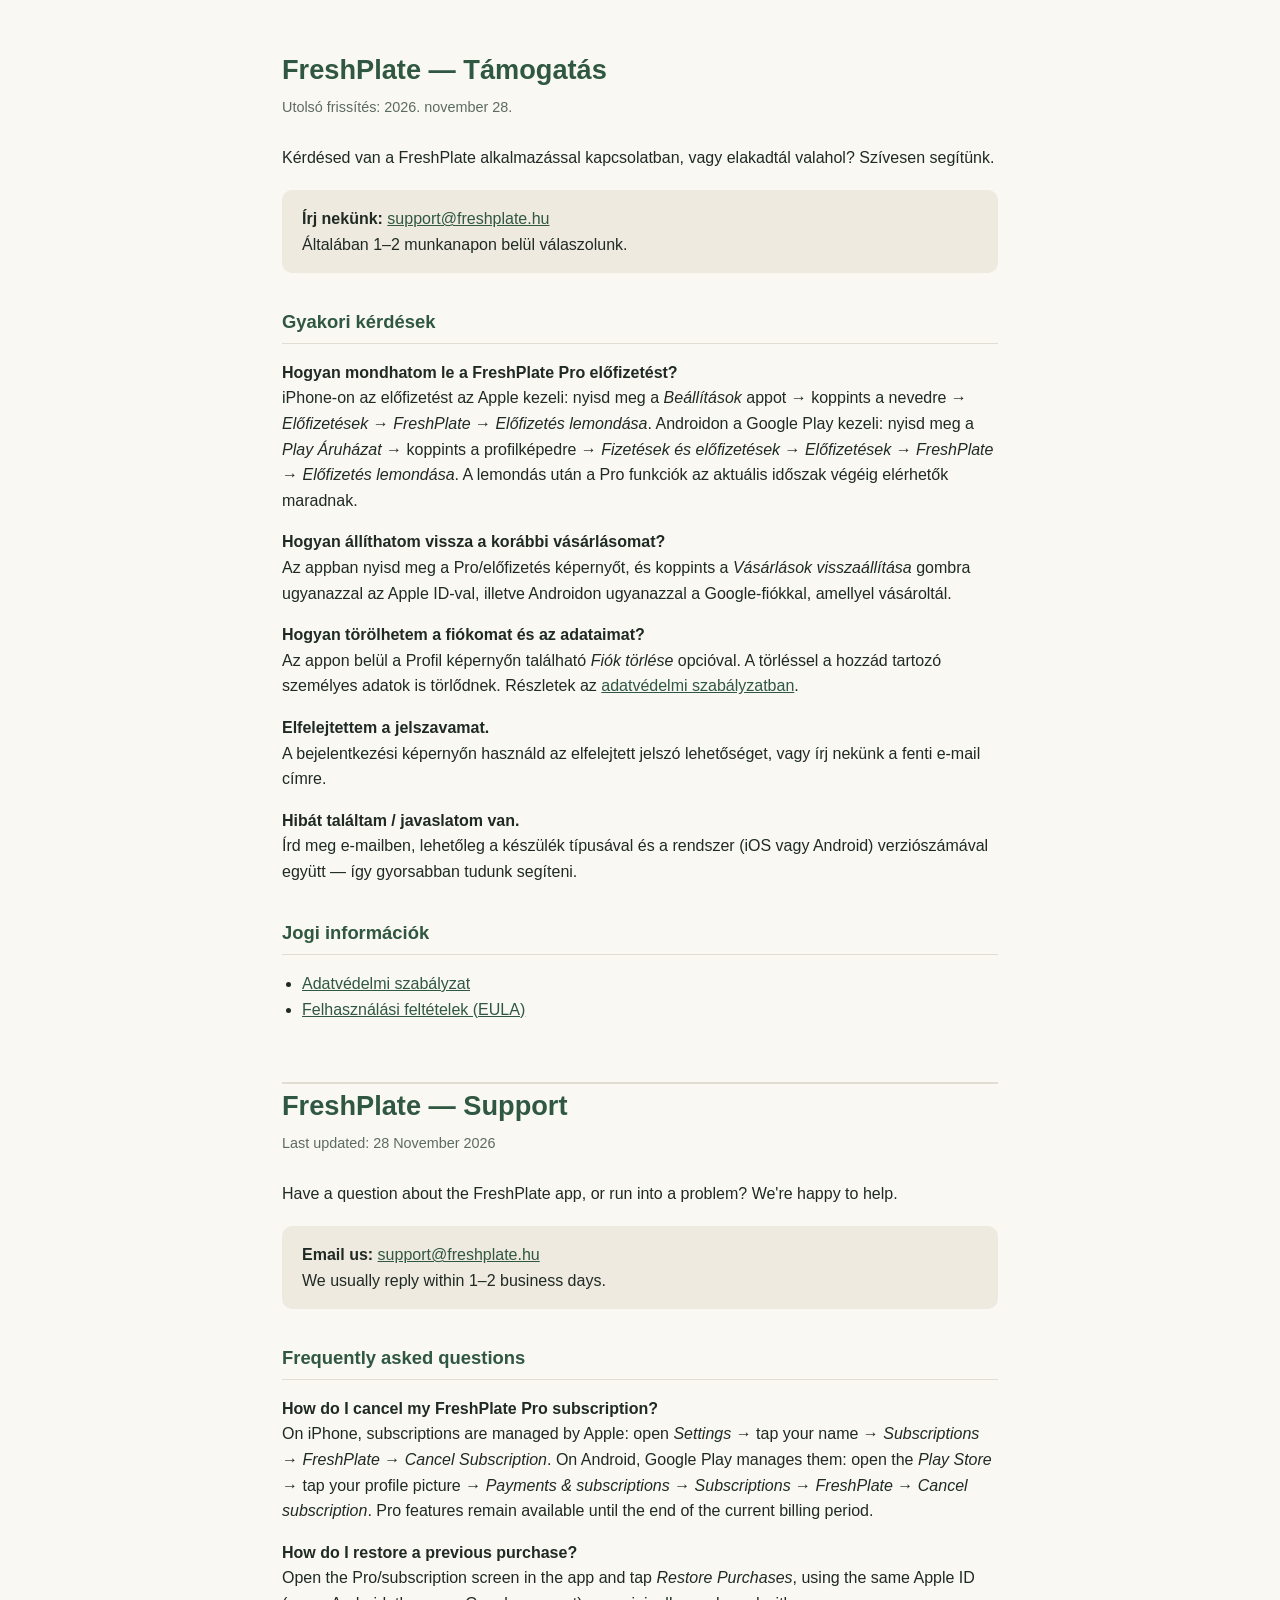
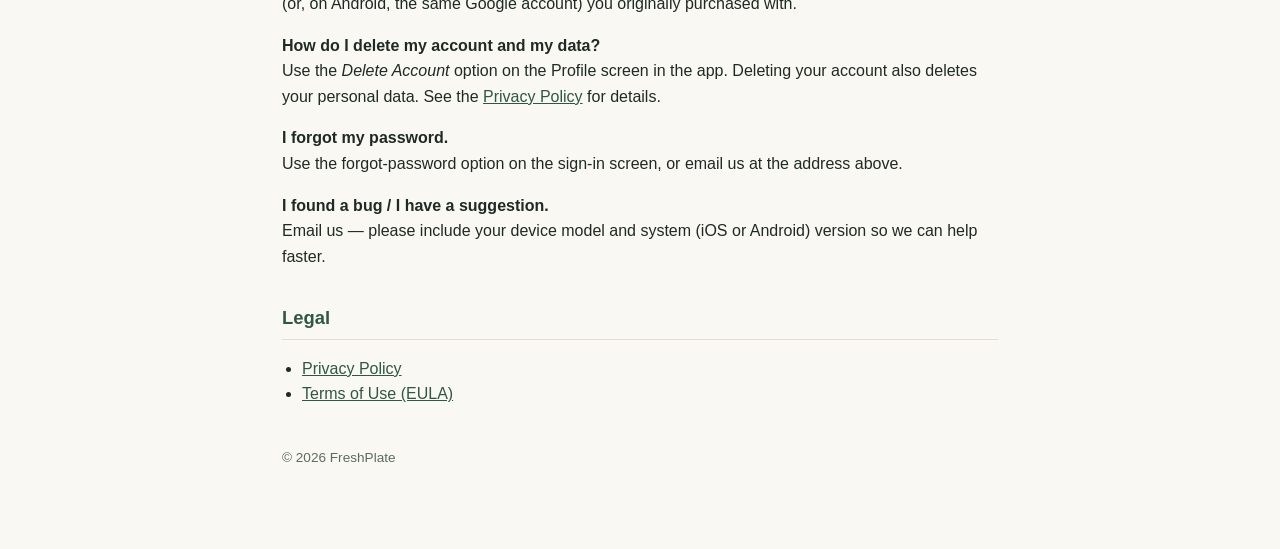
<file: support.html>
<!DOCTYPE html>
<html lang="hu">
<head>
<meta charset="UTF-8">
<meta name="viewport" content="width=device-width, initial-scale=1.0">
<title>FreshPlate — Támogatás / Support</title>
<style>
  :root { --fg:#1f2a24; --muted:#5c6b62; --bg:#faf8f3; --accent:#2f5741; --line:#e2ddd2; }
  * { box-sizing:border-box; }
  body { margin:0; background:var(--bg); color:var(--fg);
    font-family:-apple-system,BlinkMacSystemFont,"Segoe UI",Roboto,Helvetica,Arial,sans-serif;
    line-height:1.6; }
  .wrap { max-width:760px; margin:0 auto; padding:48px 22px 80px; }
  h1 { font-size:1.7rem; margin:0 0 4px; color:var(--accent); }
  h2 { font-size:1.15rem; margin:34px 0 8px; color:var(--accent);
    border-bottom:1px solid var(--line); padding-bottom:6px; }
  .updated { color:var(--muted); font-size:.9rem; margin-bottom:26px; }
  .lang-sep { margin:60px 0 0; border:0; border-top:2px solid var(--line); }
  a { color:var(--accent); }
  ul { padding-left:20px; }
  .contact { background:#efeadf; border-radius:10px; padding:16px 20px; margin:20px 0; }
  footer { margin-top:40px; color:var(--muted); font-size:.85rem; }
</style>
</head>
<body>
<div class="wrap">

<!-- ================= MAGYAR ================= -->
<h1>FreshPlate — Támogatás</h1>
<div class="updated">Utolsó frissítés: 2026. november 28.</div>

<p>Kérdésed van a FreshPlate alkalmazással kapcsolatban, vagy elakadtál valahol?
Szívesen segítünk.</p>

<div class="contact">
  <strong>Írj nekünk:</strong>
  <a href="mailto:support@freshplate.hu">support@freshplate.hu</a><br>
  Általában 1–2 munkanapon belül válaszolunk.
</div>

<h2>Gyakori kérdések</h2>

<p><strong>Hogyan mondhatom le a FreshPlate Pro előfizetést?</strong><br>
iPhone-on az előfizetést az Apple kezeli: nyisd meg a <em>Beállítások</em> appot →
koppints a nevedre → <em>Előfizetések</em> → <em>FreshPlate</em> → <em>Előfizetés
lemondása</em>. Androidon a Google Play kezeli: nyisd meg a <em>Play Áruházat</em> →
koppints a profilképedre → <em>Fizetések és előfizetések</em> → <em>Előfizetések</em> →
<em>FreshPlate</em> → <em>Előfizetés lemondása</em>. A lemondás után a Pro funkciók az aktuális időszak végéig
elérhetők maradnak.</p>

<p><strong>Hogyan állíthatom vissza a korábbi vásárlásomat?</strong><br>
Az appban nyisd meg a Pro/előfizetés képernyőt, és koppints a
<em>Vásárlások visszaállítása</em> gombra ugyanazzal az Apple ID-val,
illetve Androidon ugyanazzal a Google-fiókkal, amellyel vásároltál.</p>

<p><strong>Hogyan törölhetem a fiókomat és az adataimat?</strong><br>
Az appon belül a Profil képernyőn található <em>Fiók törlése</em> opcióval.
A törléssel a hozzád tartozó személyes adatok is törlődnek. Részletek az
<a href="./index.html">adatvédelmi szabályzatban</a>.</p>

<p><strong>Elfelejtettem a jelszavamat.</strong><br>
A bejelentkezési képernyőn használd az elfelejtett jelszó lehetőséget,
vagy írj nekünk a fenti e-mail címre.</p>


<p><strong>Hibát találtam / javaslatom van.</strong><br>
Írd meg e-mailben, lehetőleg a készülék típusával és a rendszer (iOS vagy Android) verziószámával
együtt — így gyorsabban tudunk segíteni.</p>

<h2>Jogi információk</h2>
<ul>
  <li><a href="./index.html">Adatvédelmi szabályzat</a></li>
  <li><a href="https://www.apple.com/legal/internet-services/itunes/dev/stdeula/">Felhasználási feltételek (EULA)</a></li>
</ul>

<hr class="lang-sep">

<!-- ================= ENGLISH ================= -->
<h1>FreshPlate — Support</h1>
<div class="updated">Last updated: 28 November 2026</div>

<p>Have a question about the FreshPlate app, or run into a problem?
We're happy to help.</p>

<div class="contact">
  <strong>Email us:</strong>
  <a href="mailto:support@freshplate.hu">support@freshplate.hu</a><br>
  We usually reply within 1–2 business days.
</div>

<h2>Frequently asked questions</h2>

<p><strong>How do I cancel my FreshPlate Pro subscription?</strong><br>
On iPhone, subscriptions are managed by Apple: open <em>Settings</em> →
tap your name → <em>Subscriptions</em> → <em>FreshPlate</em> →
<em>Cancel Subscription</em>. On Android, Google Play manages them: open the
<em>Play Store</em> → tap your profile picture → <em>Payments &amp; subscriptions</em> →
<em>Subscriptions</em> → <em>FreshPlate</em> → <em>Cancel subscription</em>. Pro features remain available until the end of
the current billing period.</p>

<p><strong>How do I restore a previous purchase?</strong><br>
Open the Pro/subscription screen in the app and tap <em>Restore Purchases</em>,
using the same Apple ID (or, on Android, the same Google account) you originally purchased with.</p>

<p><strong>How do I delete my account and my data?</strong><br>
Use the <em>Delete Account</em> option on the Profile screen in the app.
Deleting your account also deletes your personal data. See the
<a href="./index.html">Privacy Policy</a> for details.</p>

<p><strong>I forgot my password.</strong><br>
Use the forgot-password option on the sign-in screen, or email us at the
address above.</p>


<p><strong>I found a bug / I have a suggestion.</strong><br>
Email us — please include your device model and system (iOS or Android) version so we can help faster.</p>

<h2>Legal</h2>
<ul>
  <li><a href="./index.html">Privacy Policy</a></li>
  <li><a href="https://www.apple.com/legal/internet-services/itunes/dev/stdeula/">Terms of Use (EULA)</a></li>
</ul>

<footer>© 2026 FreshPlate</footer>
</div>
</body>
</html>
</file>
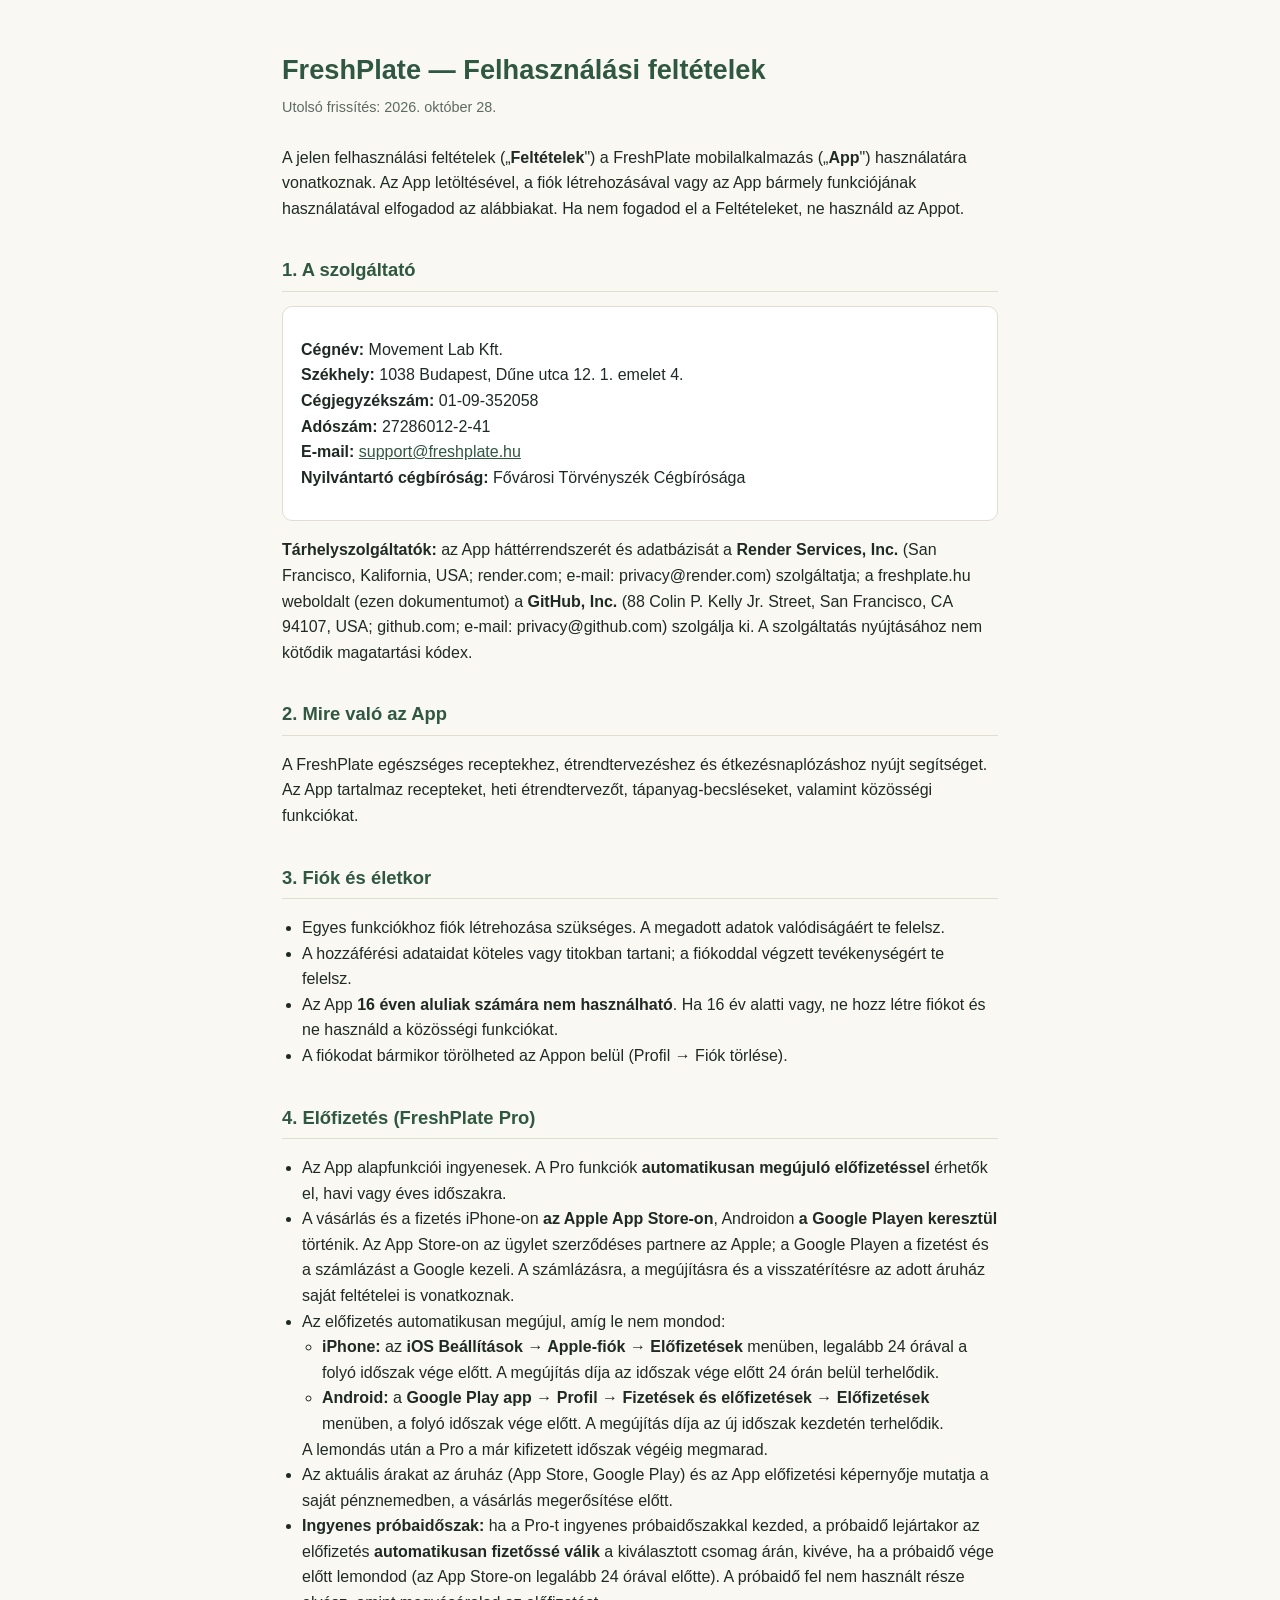
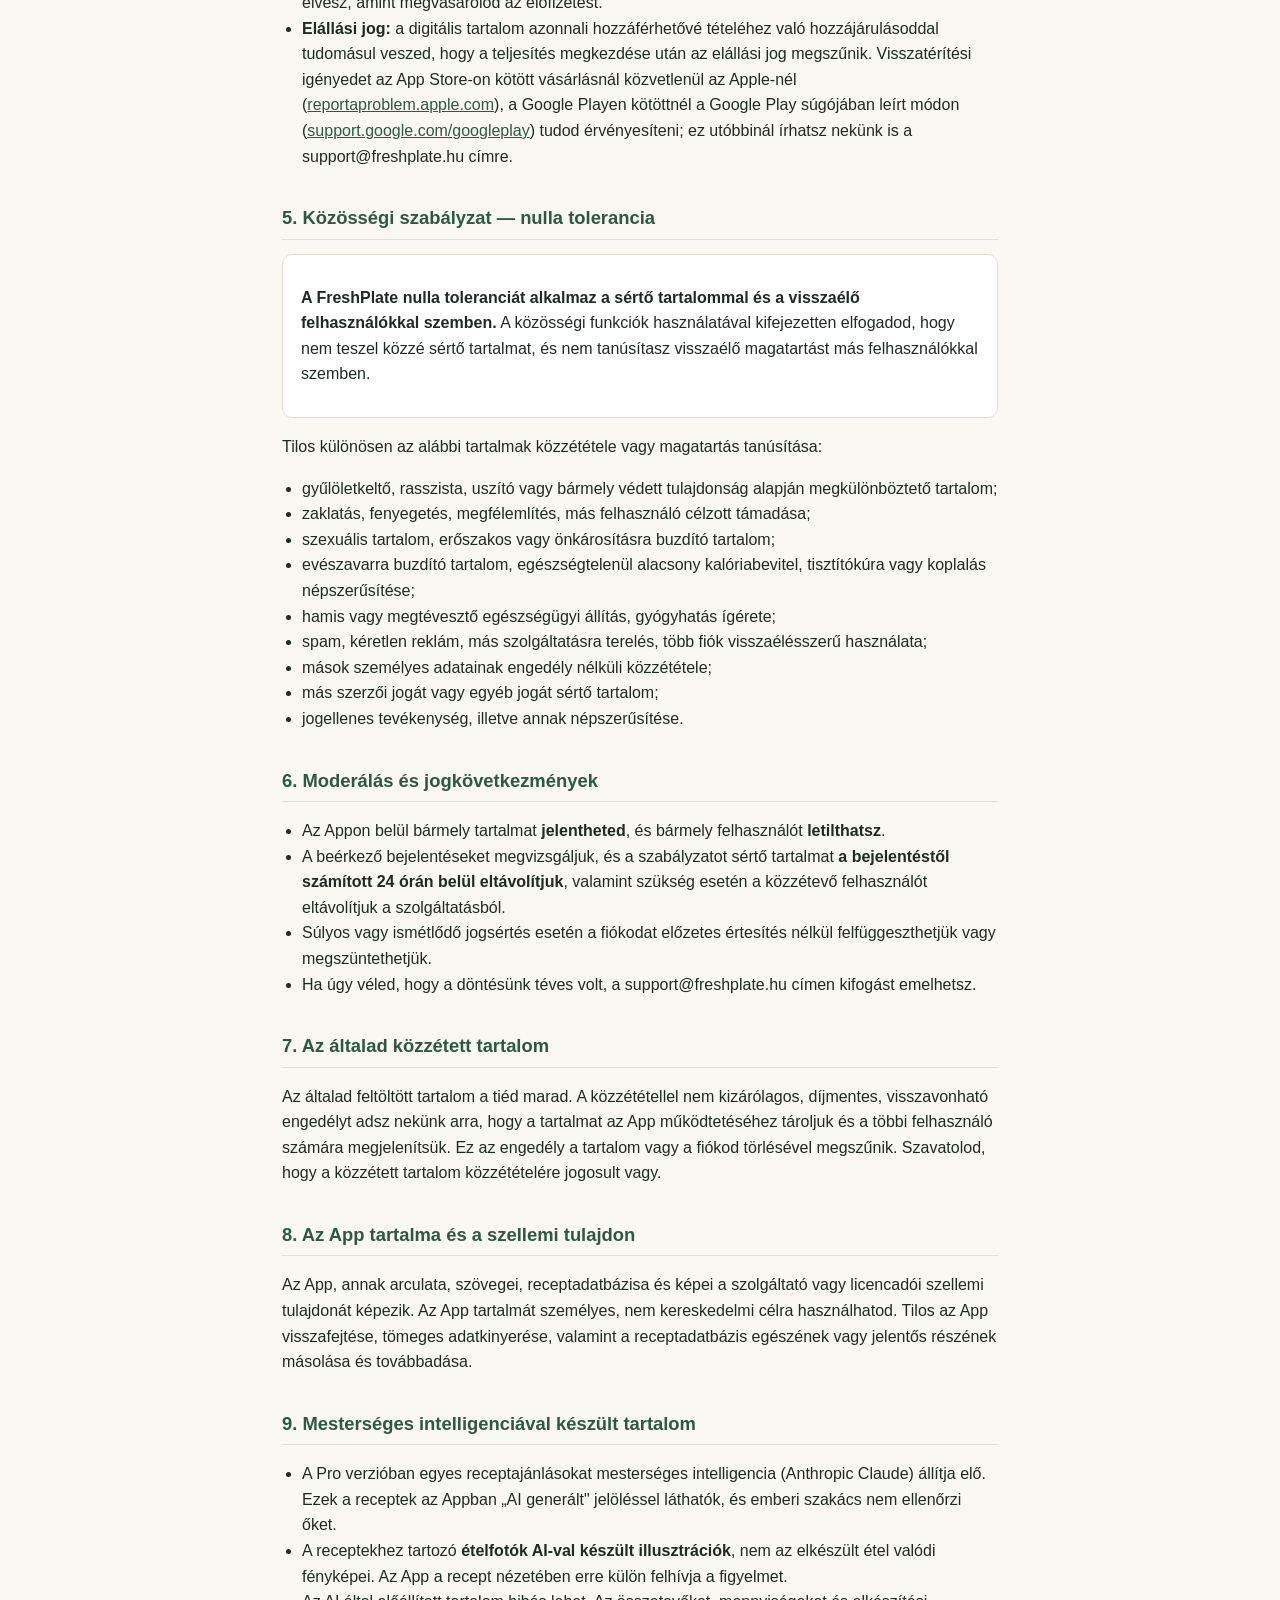
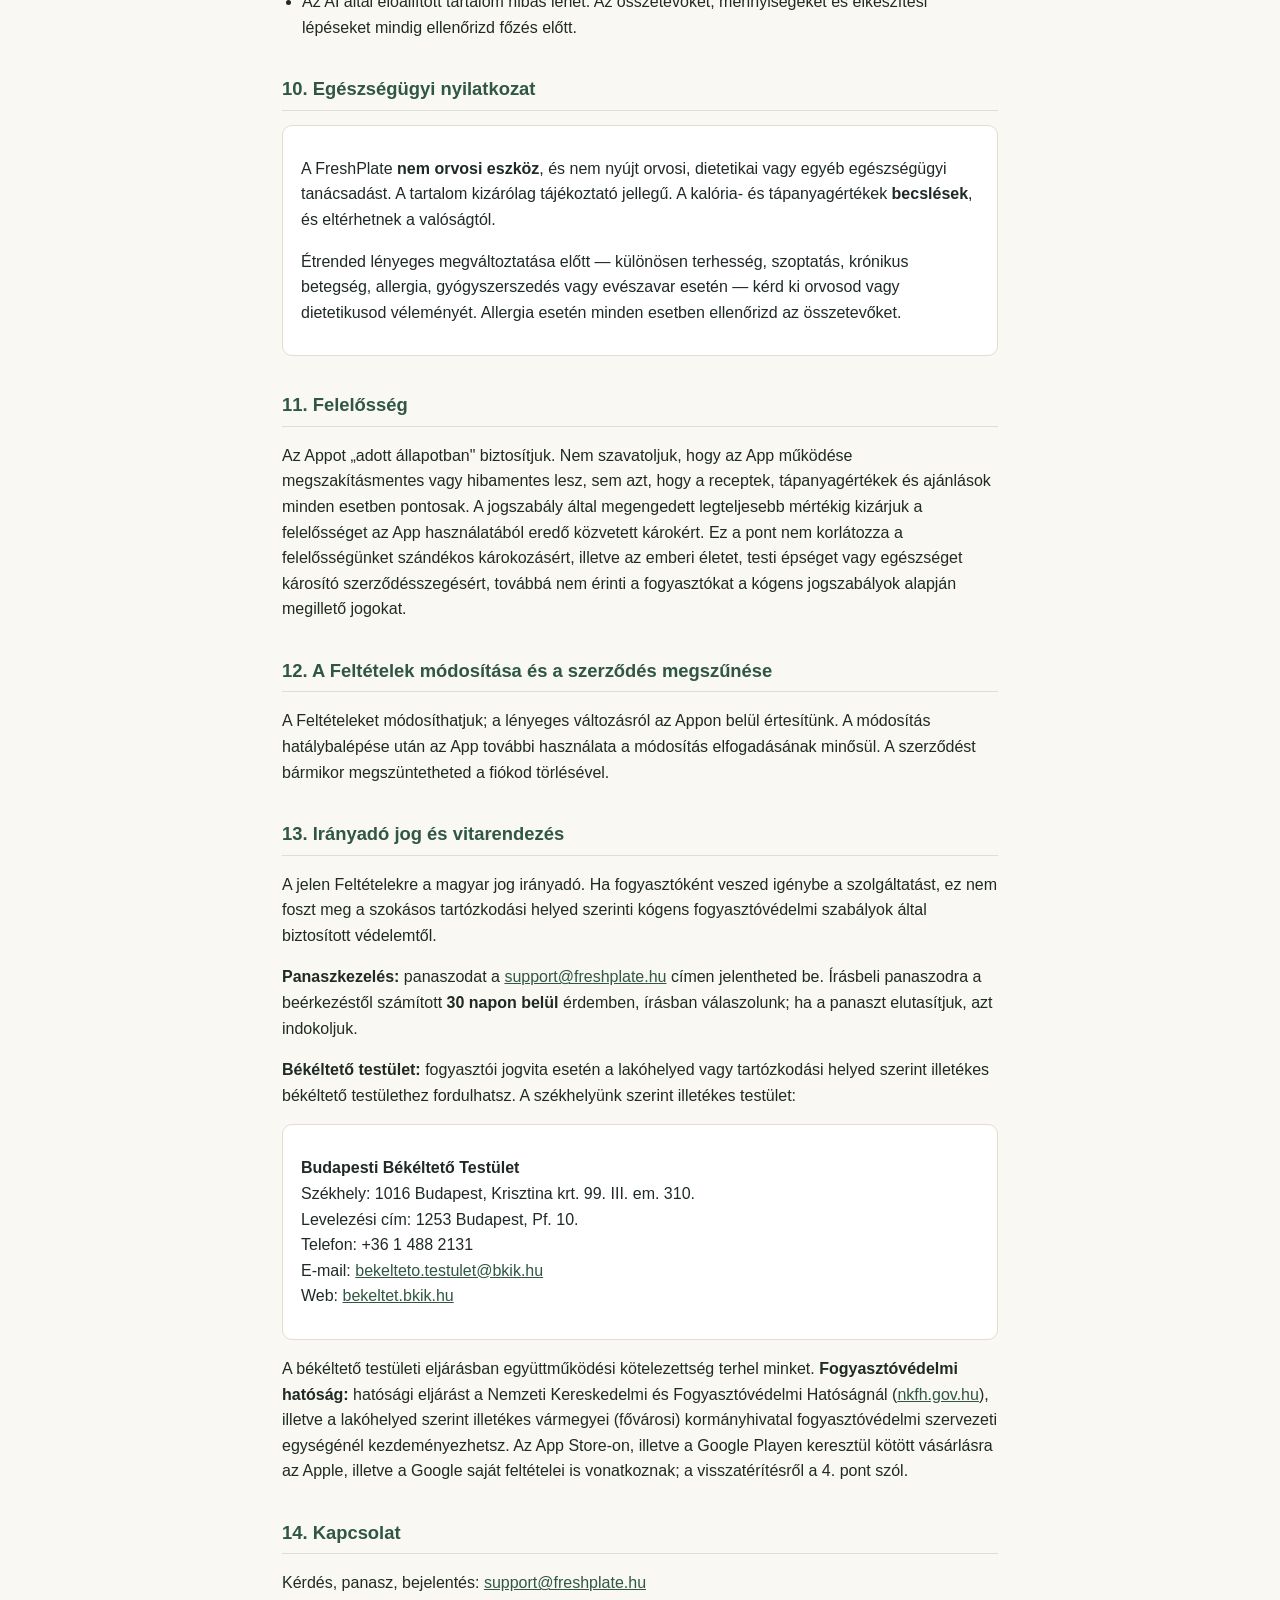
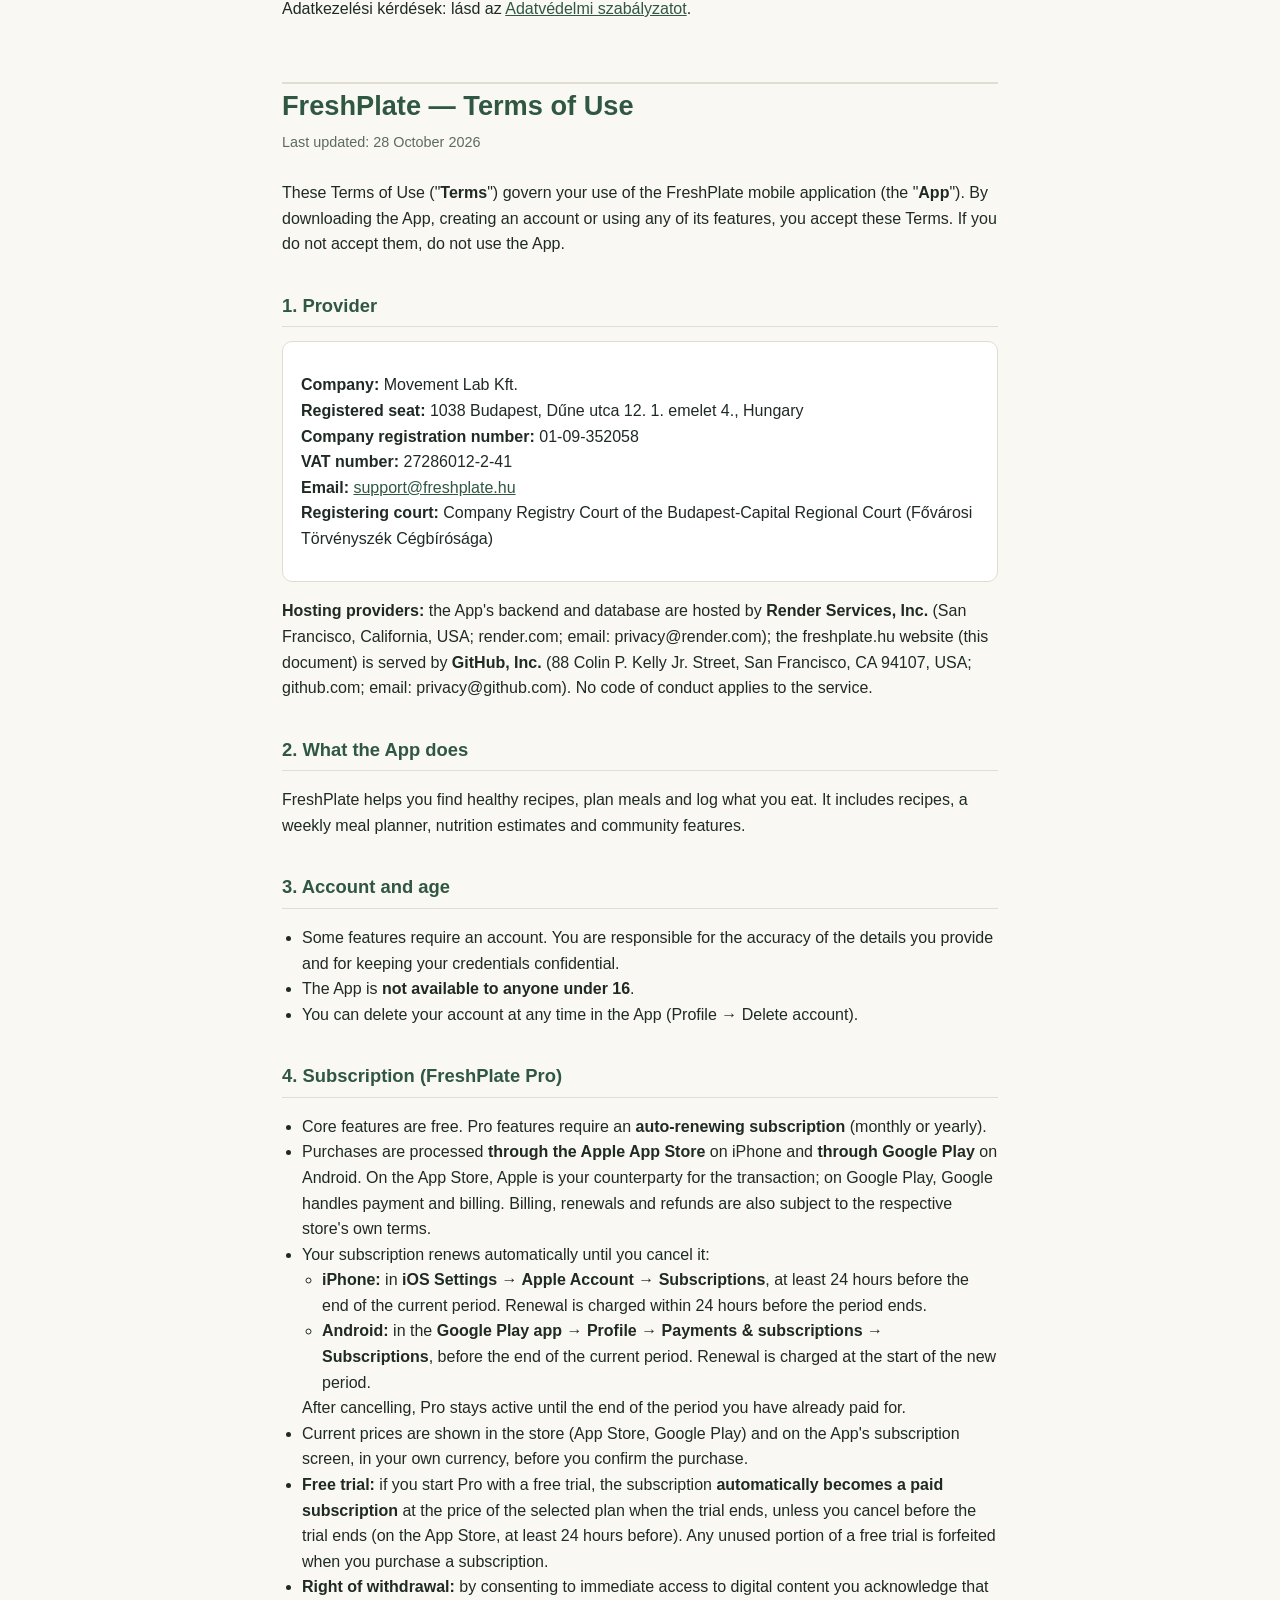
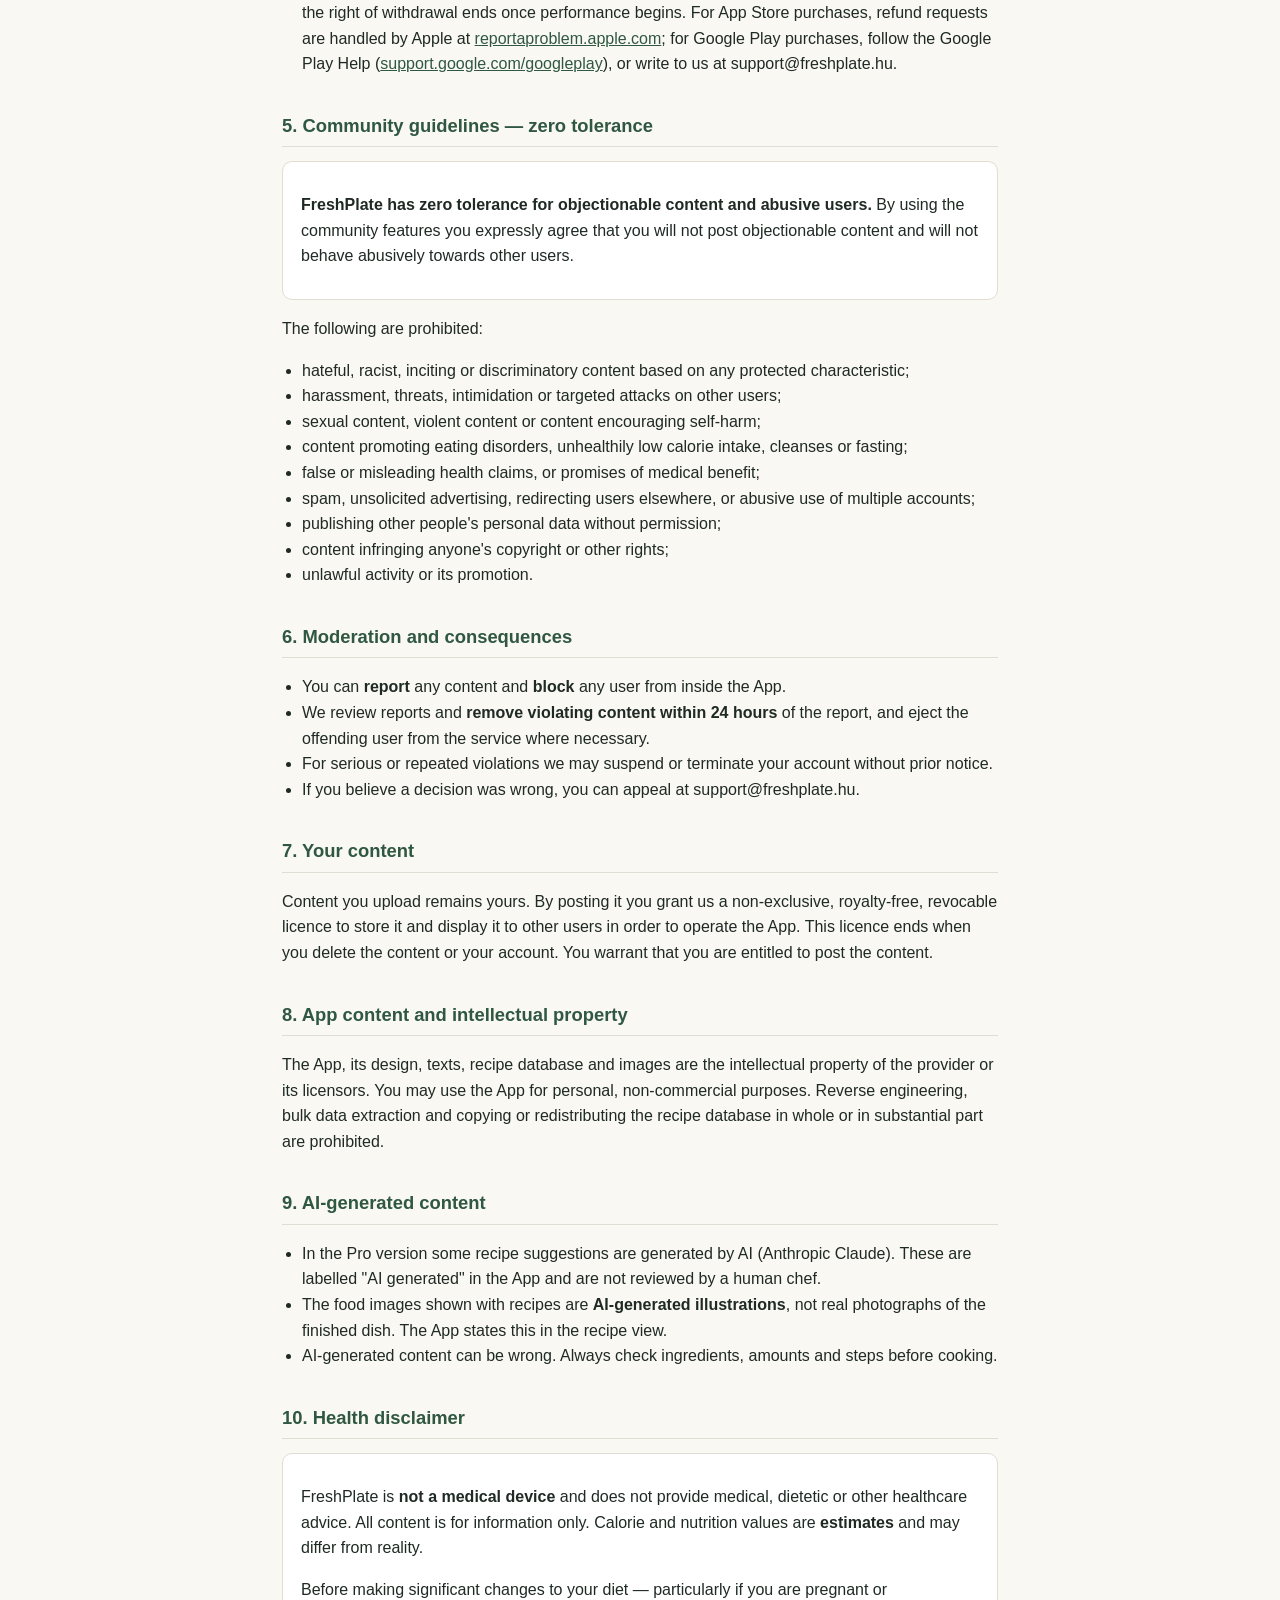
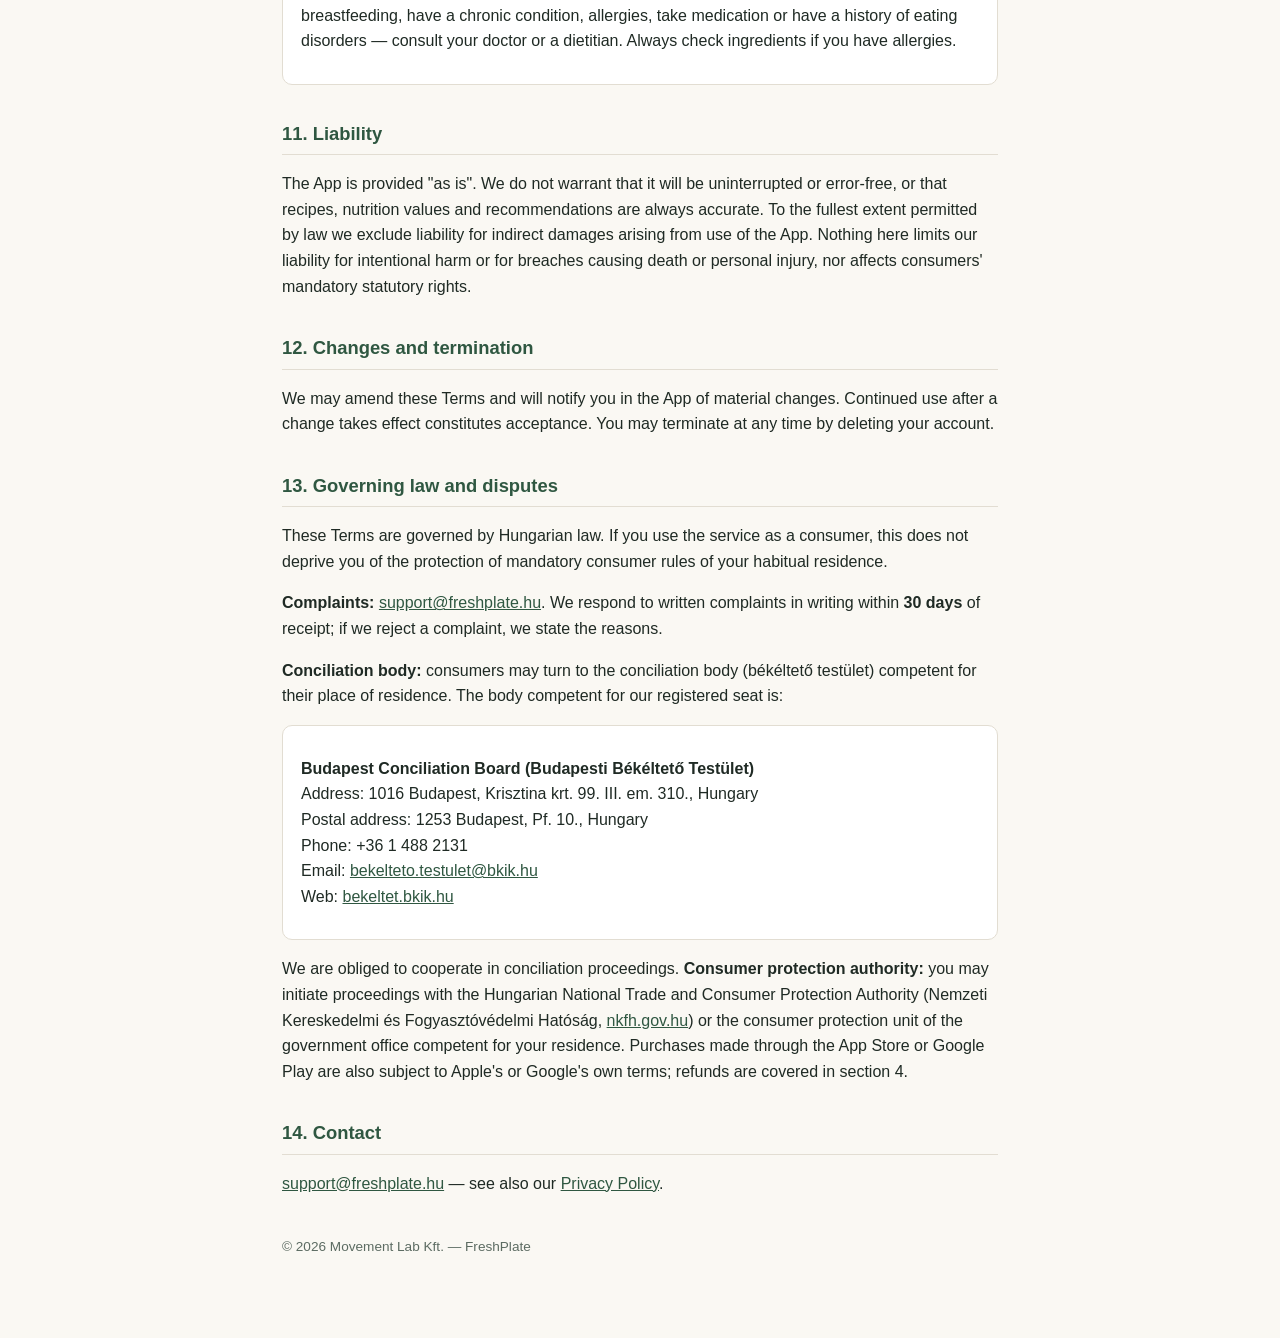
<file: terms.html>
<!DOCTYPE html>
<html lang="hu">
<head>
<meta charset="UTF-8">
<meta name="viewport" content="width=device-width, initial-scale=1.0">
<title>FreshPlate — Felhasználási feltételek / Terms of Use</title>
<style>
  :root { --fg:#1f2a24; --muted:#5c6b62; --bg:#faf8f3; --accent:#2f5741; --line:#e2ddd2; }
  * { box-sizing:border-box; }
  body { margin:0; background:var(--bg); color:var(--fg);
    font-family:-apple-system,BlinkMacSystemFont,"Segoe UI",Roboto,Helvetica,Arial,sans-serif;
    line-height:1.6; }
  .wrap { max-width:760px; margin:0 auto; padding:48px 22px 80px; }
  h1 { font-size:1.7rem; margin:0 0 4px; color:var(--accent); }
  h2 { font-size:1.15rem; margin:34px 0 8px; color:var(--accent);
    border-bottom:1px solid var(--line); padding-bottom:6px; }
  .updated { color:var(--muted); font-size:.9rem; margin-bottom:26px; }
  .lang-sep { margin:60px 0 0; border:0; border-top:2px solid var(--line); }
  a { color:var(--accent); }
  ul { padding-left:20px; }
  code { background:#efeadf; padding:1px 5px; border-radius:4px; font-size:.9em; }
  .box { background:#fff; border:1px solid var(--line); border-radius:10px; padding:14px 18px; margin:14px 0; }
  .todo { background:#fff4e0; border:1px solid #e8c98a; border-radius:10px; padding:14px 18px; margin:14px 0; }
  footer { margin-top:40px; color:var(--muted); font-size:.85rem; }
</style>
</head>
<body>
<div class="wrap">

<!-- ================= MAGYAR ================= -->
<h1>FreshPlate — Felhasználási feltételek</h1>
<div class="updated">Utolsó frissítés: 2026. október 28.</div>

<p>A jelen felhasználási feltételek („<strong>Feltételek</strong>") a FreshPlate mobilalkalmazás
(„<strong>App</strong>") használatára vonatkoznak. Az App letöltésével, a fiók létrehozásával
vagy az App bármely funkciójának használatával elfogadod az alábbiakat. Ha nem fogadod el
a Feltételeket, ne használd az Appot.</p>

<h2>1. A szolgáltató</h2>
<div class="box">
<p><strong>Cégnév:</strong> Movement Lab Kft.<br>
<strong>Székhely:</strong> 1038 Budapest, Dűne utca 12. 1. emelet 4.<br>
<strong>Cégjegyzékszám:</strong> 01-09-352058<br>
<strong>Adószám:</strong> 27286012-2-41<br>
<strong>E-mail:</strong> <a href="mailto:support@freshplate.hu">support@freshplate.hu</a><br>
<strong>Nyilvántartó cégbíróság:</strong> Fővárosi Törvényszék Cégbírósága</p>
</div>
<p><strong>Tárhelyszolgáltatók:</strong> az App háttérrendszerét és adatbázisát a
<strong>Render Services, Inc.</strong> (San Francisco, Kalifornia, USA; render.com;
e-mail: privacy@render.com) szolgáltatja; a freshplate.hu weboldalt (ezen dokumentumot) a
<strong>GitHub, Inc.</strong> (88 Colin P. Kelly Jr. Street, San Francisco, CA 94107, USA;
github.com; e-mail: privacy@github.com) szolgálja ki.
A szolgáltatás nyújtásához nem kötődik magatartási kódex.</p>

<h2>2. Mire való az App</h2>
<p>A FreshPlate egészséges receptekhez, étrendtervezéshez és étkezésnaplózáshoz nyújt
segítséget. Az App tartalmaz recepteket, heti étrendtervezőt, tápanyag-becsléseket,
valamint közösségi funkciókat.</p>

<h2>3. Fiók és életkor</h2>
<ul>
  <li>Egyes funkciókhoz fiók létrehozása szükséges. A megadott adatok valódiságáért te felelsz.</li>
  <li>A hozzáférési adataidat köteles vagy titokban tartani; a fiókoddal végzett
    tevékenységért te felelsz.</li>
  <li>Az App <strong>16 éven aluliak számára nem használható</strong>. Ha 16 év alatti vagy,
    ne hozz létre fiókot és ne használd a közösségi funkciókat.</li>
  <li>A fiókodat bármikor törölheted az Appon belül (Profil → Fiók törlése).</li>
</ul>

<h2>4. Előfizetés (FreshPlate Pro)</h2>
<ul>
  <li>Az App alapfunkciói ingyenesek. A Pro funkciók <strong>automatikusan megújuló
    előfizetéssel</strong> érhetők el, havi vagy éves időszakra.</li>
  <li>A vásárlás és a fizetés iPhone-on <strong>az Apple App Store-on</strong>, Androidon
    <strong>a Google Playen keresztül</strong> történik. Az App Store-on az ügylet szerződéses
    partnere az Apple; a Google Playen a fizetést és a számlázást a Google kezeli. A
    számlázásra, a megújításra és a visszatérítésre az adott áruház saját feltételei is
    vonatkoznak.</li>
  <li>Az előfizetés automatikusan megújul, amíg le nem mondod:
    <ul>
      <li><strong>iPhone:</strong> az <strong>iOS Beállítások → Apple-fiók → Előfizetések</strong>
        menüben, legalább 24 órával a folyó időszak vége előtt. A megújítás díja az időszak
        vége előtt 24 órán belül terhelődik.</li>
      <li><strong>Android:</strong> a <strong>Google Play app → Profil → Fizetések és
        előfizetések → Előfizetések</strong> menüben, a folyó időszak vége előtt. A megújítás
        díja az új időszak kezdetén terhelődik.</li>
    </ul>
    A lemondás után a Pro a már kifizetett időszak végéig megmarad.</li>
  <li>Az aktuális árakat az áruház (App Store, Google Play) és az App előfizetési képernyője
    mutatja a saját pénznemedben, a vásárlás megerősítése előtt.</li>
  <li><strong>Ingyenes próbaidőszak:</strong> ha a Pro-t ingyenes próbaidőszakkal kezded, a
    próbaidő lejártakor az előfizetés <strong>automatikusan fizetőssé válik</strong> a
    kiválasztott csomag árán, kivéve, ha a próbaidő vége előtt lemondod (az App Store-on
    legalább 24 órával előtte).
    A próbaidő fel nem használt része elvész, amint megvásárolod az előfizetést.</li>
  <li><strong>Elállási jog:</strong> a digitális tartalom azonnali hozzáférhetővé tételéhez
    való hozzájárulásoddal tudomásul veszed, hogy a teljesítés megkezdése után az elállási
    jog megszűnik. Visszatérítési igényedet az App Store-on kötött vásárlásnál közvetlenül az
    Apple-nél (<a href="https://reportaproblem.apple.com">reportaproblem.apple.com</a>), a
    Google Playen kötöttnél a Google Play súgójában leírt módon
    (<a href="https://support.google.com/googleplay/answer/2479637">support.google.com/googleplay</a>)
    tudod érvényesíteni; ez utóbbinál írhatsz nekünk is a support@freshplate.hu címre.</li>
</ul>

<h2>5. Közösségi szabályzat — nulla tolerancia</h2>
<div class="box">
<p><strong>A FreshPlate nulla toleranciát alkalmaz a sértő tartalommal és a visszaélő
felhasználókkal szemben.</strong> A közösségi funkciók használatával kifejezetten
elfogadod, hogy nem teszel közzé sértő tartalmat, és nem tanúsítasz visszaélő magatartást
más felhasználókkal szemben.</p>
</div>
<p>Tilos különösen az alábbi tartalmak közzététele vagy magatartás tanúsítása:</p>
<ul>
  <li>gyűlöletkeltő, rasszista, uszító vagy bármely védett tulajdonság alapján megkülönböztető tartalom;</li>
  <li>zaklatás, fenyegetés, megfélemlítés, más felhasználó célzott támadása;</li>
  <li>szexuális tartalom, erőszakos vagy önkárosításra buzdító tartalom;</li>
  <li>evészavarra buzdító tartalom, egészségtelenül alacsony kalóriabevitel, tisztítókúra
    vagy koplalás népszerűsítése;</li>
  <li>hamis vagy megtévesztő egészségügyi állítás, gyógyhatás ígérete;</li>
  <li>spam, kéretlen reklám, más szolgáltatásra terelés, több fiók visszaélésszerű használata;</li>
  <li>mások személyes adatainak engedély nélküli közzététele;</li>
  <li>más szerzői jogát vagy egyéb jogát sértő tartalom;</li>
  <li>jogellenes tevékenység, illetve annak népszerűsítése.</li>
</ul>

<h2>6. Moderálás és jogkövetkezmények</h2>
<ul>
  <li>Az Appon belül bármely tartalmat <strong>jelentheted</strong>, és bármely felhasználót
    <strong>letilthatsz</strong>.</li>
  <li>A beérkező bejelentéseket megvizsgáljuk, és a szabályzatot sértő tartalmat
    <strong>a bejelentéstől számított 24 órán belül eltávolítjuk</strong>, valamint szükség
    esetén a közzétevő felhasználót eltávolítjuk a szolgáltatásból.</li>
  <li>Súlyos vagy ismétlődő jogsértés esetén a fiókodat előzetes értesítés nélkül
    felfüggeszthetjük vagy megszüntethetjük.</li>
  <li>Ha úgy véled, hogy a döntésünk téves volt, a support@freshplate.hu címen kifogást emelhetsz.</li>
</ul>

<h2>7. Az általad közzétett tartalom</h2>
<p>Az általad feltöltött tartalom a tiéd marad. A közzététellel nem kizárólagos,
díjmentes, visszavonható engedélyt adsz nekünk arra, hogy a tartalmat az App
működtetéséhez tároljuk és a többi felhasználó számára megjelenítsük. Ez az engedély
a tartalom vagy a fiókod törlésével megszűnik. Szavatolod, hogy a közzétett tartalom
közzétételére jogosult vagy.</p>

<h2>8. Az App tartalma és a szellemi tulajdon</h2>
<p>Az App, annak arculata, szövegei, receptadatbázisa és képei a szolgáltató vagy
licencadói szellemi tulajdonát képezik. Az App tartalmát személyes, nem kereskedelmi
célra használhatod. Tilos az App visszafejtése, tömeges adatkinyerése, valamint a
receptadatbázis egészének vagy jelentős részének másolása és továbbadása.</p>

<h2>9. Mesterséges intelligenciával készült tartalom</h2>
<ul>
  <li>A Pro verzióban egyes receptajánlásokat mesterséges intelligencia (Anthropic Claude)
    állítja elő. Ezek a receptek az Appban „AI generált" jelöléssel láthatók, és emberi
    szakács nem ellenőrzi őket.</li>
  <li>A receptekhez tartozó <strong>ételfotók AI-val készült illusztrációk</strong>, nem az
    elkészült étel valódi fényképei. Az App a recept nézetében erre külön felhívja a figyelmet.</li>
  <li>Az AI által előállított tartalom hibás lehet. Az összetevőket, mennyiségeket és
    elkészítési lépéseket mindig ellenőrizd főzés előtt.</li>
</ul>

<h2>10. Egészségügyi nyilatkozat</h2>
<div class="box">
<p>A FreshPlate <strong>nem orvosi eszköz</strong>, és nem nyújt orvosi, dietetikai vagy
egyéb egészségügyi tanácsadást. A tartalom kizárólag tájékoztató jellegű. A kalória- és
tápanyagértékek <strong>becslések</strong>, és eltérhetnek a valóságtól.</p>
<p>Étrended lényeges megváltoztatása előtt — különösen terhesség, szoptatás, krónikus
betegség, allergia, gyógyszerszedés vagy evészavar esetén — kérd ki orvosod vagy
dietetikusod véleményét. Allergia esetén minden esetben ellenőrizd az összetevőket.</p>
</div>

<h2>11. Felelősség</h2>
<p>Az Appot „adott állapotban" biztosítjuk. Nem szavatoljuk, hogy az App működése
megszakításmentes vagy hibamentes lesz, sem azt, hogy a receptek, tápanyagértékek és
ajánlások minden esetben pontosak. A jogszabály által megengedett legteljesebb mértékig
kizárjuk a felelősséget az App használatából eredő közvetett károkért. Ez a pont nem
korlátozza a felelősségünket szándékos károkozásért, illetve az emberi életet, testi
épséget vagy egészséget károsító szerződésszegésért, továbbá nem érinti a fogyasztókat
a kógens jogszabályok alapján megillető jogokat.</p>

<h2>12. A Feltételek módosítása és a szerződés megszűnése</h2>
<p>A Feltételeket módosíthatjuk; a lényeges változásról az Appon belül értesítünk.
A módosítás hatálybalépése után az App további használata a módosítás elfogadásának
minősül. A szerződést bármikor megszüntetheted a fiókod törlésével.</p>

<h2>13. Irányadó jog és vitarendezés</h2>
<p>A jelen Feltételekre a magyar jog irányadó. Ha fogyasztóként veszed igénybe a
szolgáltatást, ez nem foszt meg a szokásos tartózkodási helyed szerinti kógens
fogyasztóvédelmi szabályok által biztosított védelemtől.</p>
<p><strong>Panaszkezelés:</strong> panaszodat a
<a href="mailto:support@freshplate.hu">support@freshplate.hu</a> címen jelentheted be.
Írásbeli panaszodra a beérkezéstől számított <strong>30 napon belül</strong> érdemben,
írásban válaszolunk; ha a panaszt elutasítjuk, azt indokoljuk.</p>
<p><strong>Békéltető testület:</strong> fogyasztói jogvita esetén a lakóhelyed vagy
tartózkodási helyed szerint illetékes békéltető testülethez fordulhatsz. A székhelyünk
szerint illetékes testület:</p>
<div class="box">
<p><strong>Budapesti Békéltető Testület</strong><br>
Székhely: 1016 Budapest, Krisztina krt. 99. III. em. 310.<br>
Levelezési cím: 1253 Budapest, Pf. 10.<br>
Telefon: +36 1 488 2131<br>
E-mail: <a href="mailto:bekelteto.testulet@bkik.hu">bekelteto.testulet@bkik.hu</a><br>
Web: <a href="https://bekeltet.bkik.hu">bekeltet.bkik.hu</a></p>
</div>
<p>A békéltető testületi eljárásban együttműködési kötelezettség terhel minket.
<strong>Fogyasztóvédelmi hatóság:</strong> hatósági eljárást a Nemzeti Kereskedelmi és
Fogyasztóvédelmi Hatóságnál (<a href="https://nkfh.gov.hu">nkfh.gov.hu</a>), illetve a
lakóhelyed szerint illetékes vármegyei (fővárosi) kormányhivatal fogyasztóvédelmi
szervezeti egységénél kezdeményezhetsz. Az App Store-on, illetve a Google Playen keresztül
kötött vásárlásra az Apple, illetve a Google saját feltételei is vonatkoznak; a
visszatérítésről a 4. pont szól.</p>

<h2>14. Kapcsolat</h2>
<p>Kérdés, panasz, bejelentés: <a href="mailto:support@freshplate.hu">support@freshplate.hu</a><br>
Adatkezelési kérdések: lásd az <a href="privacy.html">Adatvédelmi szabályzatot</a>.</p>

<hr class="lang-sep">

<!-- ================= ENGLISH ================= -->
<h1>FreshPlate — Terms of Use</h1>
<div class="updated">Last updated: 28 October 2026</div>

<p>These Terms of Use ("<strong>Terms</strong>") govern your use of the FreshPlate mobile
application (the "<strong>App</strong>"). By downloading the App, creating an account or
using any of its features, you accept these Terms. If you do not accept them, do not use
the App.</p>

<h2>1. Provider</h2>
<div class="box">
<p><strong>Company:</strong> Movement Lab Kft.<br>
<strong>Registered seat:</strong> 1038 Budapest, Dűne utca 12. 1. emelet 4., Hungary<br>
<strong>Company registration number:</strong> 01-09-352058<br>
<strong>VAT number:</strong> 27286012-2-41<br>
<strong>Email:</strong> <a href="mailto:support@freshplate.hu">support@freshplate.hu</a><br>
<strong>Registering court:</strong> Company Registry Court of the Budapest-Capital Regional Court
(Fővárosi Törvényszék Cégbírósága)</p>
</div>
<p><strong>Hosting providers:</strong> the App's backend and database are hosted by
<strong>Render Services, Inc.</strong> (San Francisco, California, USA; render.com;
email: privacy@render.com); the freshplate.hu website (this document) is served by
<strong>GitHub, Inc.</strong> (88 Colin P. Kelly Jr. Street, San Francisco, CA 94107, USA;
github.com; email: privacy@github.com). No code of conduct applies to the service.</p>

<h2>2. What the App does</h2>
<p>FreshPlate helps you find healthy recipes, plan meals and log what you eat. It includes
recipes, a weekly meal planner, nutrition estimates and community features.</p>

<h2>3. Account and age</h2>
<ul>
  <li>Some features require an account. You are responsible for the accuracy of the details
    you provide and for keeping your credentials confidential.</li>
  <li>The App is <strong>not available to anyone under 16</strong>.</li>
  <li>You can delete your account at any time in the App (Profile → Delete account).</li>
</ul>

<h2>4. Subscription (FreshPlate Pro)</h2>
<ul>
  <li>Core features are free. Pro features require an <strong>auto-renewing subscription</strong>
    (monthly or yearly).</li>
  <li>Purchases are processed <strong>through the Apple App Store</strong> on iPhone and
    <strong>through Google Play</strong> on Android. On the App Store, Apple is your
    counterparty for the transaction; on Google Play, Google handles payment and billing.
    Billing, renewals and refunds are also subject to the respective store's own terms.</li>
  <li>Your subscription renews automatically until you cancel it:
    <ul>
      <li><strong>iPhone:</strong> in <strong>iOS Settings → Apple Account → Subscriptions</strong>,
        at least 24 hours before the end of the current period. Renewal is charged within
        24 hours before the period ends.</li>
      <li><strong>Android:</strong> in the <strong>Google Play app → Profile → Payments &amp;
        subscriptions → Subscriptions</strong>, before the end of the current period. Renewal is
        charged at the start of the new period.</li>
    </ul>
    After cancelling, Pro stays active until the end of the period you have already paid for.</li>
  <li>Current prices are shown in the store (App Store, Google Play) and on the App's
    subscription screen, in your own currency, before you confirm the purchase.</li>
  <li><strong>Free trial:</strong> if you start Pro with a free trial, the subscription
    <strong>automatically becomes a paid subscription</strong> at the price of the selected
    plan when the trial ends, unless you cancel before the trial ends (on the App Store, at
    least 24 hours before).
    Any unused portion of a free trial is forfeited when you purchase a subscription.</li>
  <li><strong>Right of withdrawal:</strong> by consenting to immediate access to digital content
    you acknowledge that the right of withdrawal ends once performance begins. For App Store
    purchases, refund requests are handled by Apple at
    <a href="https://reportaproblem.apple.com">reportaproblem.apple.com</a>; for Google Play
    purchases, follow the Google Play Help
    (<a href="https://support.google.com/googleplay/answer/2479637">support.google.com/googleplay</a>),
    or write to us at support@freshplate.hu.</li>
</ul>

<h2>5. Community guidelines — zero tolerance</h2>
<div class="box">
<p><strong>FreshPlate has zero tolerance for objectionable content and abusive users.</strong>
By using the community features you expressly agree that you will not post objectionable
content and will not behave abusively towards other users.</p>
</div>
<p>The following are prohibited:</p>
<ul>
  <li>hateful, racist, inciting or discriminatory content based on any protected characteristic;</li>
  <li>harassment, threats, intimidation or targeted attacks on other users;</li>
  <li>sexual content, violent content or content encouraging self-harm;</li>
  <li>content promoting eating disorders, unhealthily low calorie intake, cleanses or fasting;</li>
  <li>false or misleading health claims, or promises of medical benefit;</li>
  <li>spam, unsolicited advertising, redirecting users elsewhere, or abusive use of multiple accounts;</li>
  <li>publishing other people's personal data without permission;</li>
  <li>content infringing anyone's copyright or other rights;</li>
  <li>unlawful activity or its promotion.</li>
</ul>

<h2>6. Moderation and consequences</h2>
<ul>
  <li>You can <strong>report</strong> any content and <strong>block</strong> any user from inside the App.</li>
  <li>We review reports and <strong>remove violating content within 24 hours</strong> of the
    report, and eject the offending user from the service where necessary.</li>
  <li>For serious or repeated violations we may suspend or terminate your account without prior notice.</li>
  <li>If you believe a decision was wrong, you can appeal at support@freshplate.hu.</li>
</ul>

<h2>7. Your content</h2>
<p>Content you upload remains yours. By posting it you grant us a non-exclusive,
royalty-free, revocable licence to store it and display it to other users in order to
operate the App. This licence ends when you delete the content or your account. You warrant
that you are entitled to post the content.</p>

<h2>8. App content and intellectual property</h2>
<p>The App, its design, texts, recipe database and images are the intellectual property of
the provider or its licensors. You may use the App for personal, non-commercial purposes.
Reverse engineering, bulk data extraction and copying or redistributing the recipe database
in whole or in substantial part are prohibited.</p>

<h2>9. AI-generated content</h2>
<ul>
  <li>In the Pro version some recipe suggestions are generated by AI (Anthropic Claude).
    These are labelled "AI generated" in the App and are not reviewed by a human chef.</li>
  <li>The food images shown with recipes are <strong>AI-generated illustrations</strong>, not
    real photographs of the finished dish. The App states this in the recipe view.</li>
  <li>AI-generated content can be wrong. Always check ingredients, amounts and steps before cooking.</li>
</ul>

<h2>10. Health disclaimer</h2>
<div class="box">
<p>FreshPlate is <strong>not a medical device</strong> and does not provide medical,
dietetic or other healthcare advice. All content is for information only. Calorie and
nutrition values are <strong>estimates</strong> and may differ from reality.</p>
<p>Before making significant changes to your diet — particularly if you are pregnant or
breastfeeding, have a chronic condition, allergies, take medication or have a history of
eating disorders — consult your doctor or a dietitian. Always check ingredients if you have allergies.</p>
</div>

<h2>11. Liability</h2>
<p>The App is provided "as is". We do not warrant that it will be uninterrupted or
error-free, or that recipes, nutrition values and recommendations are always accurate.
To the fullest extent permitted by law we exclude liability for indirect damages arising
from use of the App. Nothing here limits our liability for intentional harm or for
breaches causing death or personal injury, nor affects consumers' mandatory statutory rights.</p>

<h2>12. Changes and termination</h2>
<p>We may amend these Terms and will notify you in the App of material changes. Continued
use after a change takes effect constitutes acceptance. You may terminate at any time by
deleting your account.</p>

<h2>13. Governing law and disputes</h2>
<p>These Terms are governed by Hungarian law. If you use the service as a consumer, this
does not deprive you of the protection of mandatory consumer rules of your habitual residence.</p>
<p><strong>Complaints:</strong> <a href="mailto:support@freshplate.hu">support@freshplate.hu</a>.
We respond to written complaints in writing within <strong>30 days</strong> of receipt;
if we reject a complaint, we state the reasons.</p>
<p><strong>Conciliation body:</strong> consumers may turn to the conciliation body
(békéltető testület) competent for their place of residence. The body competent for our
registered seat is:</p>
<div class="box">
<p><strong>Budapest Conciliation Board (Budapesti Békéltető Testület)</strong><br>
Address: 1016 Budapest, Krisztina krt. 99. III. em. 310., Hungary<br>
Postal address: 1253 Budapest, Pf. 10., Hungary<br>
Phone: +36 1 488 2131<br>
Email: <a href="mailto:bekelteto.testulet@bkik.hu">bekelteto.testulet@bkik.hu</a><br>
Web: <a href="https://bekeltet.bkik.hu">bekeltet.bkik.hu</a></p>
</div>
<p>We are obliged to cooperate in conciliation proceedings.
<strong>Consumer protection authority:</strong> you may initiate proceedings with the
Hungarian National Trade and Consumer Protection Authority (Nemzeti Kereskedelmi és
Fogyasztóvédelmi Hatóság, <a href="https://nkfh.gov.hu">nkfh.gov.hu</a>) or the consumer
protection unit of the government office competent for your residence. Purchases made
through the App Store or Google Play are also subject to Apple's or Google's own terms;
refunds are covered in section 4.</p>

<h2>14. Contact</h2>
<p><a href="mailto:support@freshplate.hu">support@freshplate.hu</a> —
see also our <a href="privacy.html">Privacy Policy</a>.</p>

<footer>© 2026 Movement Lab Kft. — FreshPlate</footer>

</div>
</body>
</html>
</file>
<file: assets/fonts/fonts.css>
/* Saját tárhelyről (GDPR: nincs IP-átadás a Google-nek). Forrás: Google Fonts, OFL-licenc. */
@font-face {
  font-family: 'Bricolage Grotesque';
  font-style: normal;
  font-weight: 200 800;
  font-stretch: 75% 100%;
  font-display: swap;
  src: url(BricolageGrotesque-latin-ext.woff2) format('woff2');
  unicode-range: U+0100-02BA, U+02BD-02C5, U+02C7-02CC, U+02CE-02D7, U+02DD-02FF, U+0304, U+0308, U+0329, U+1D00-1DBF, U+1E00-1E9F, U+1EF2-1EFF, U+2020, U+20A0-20AB, U+20AD-20C4, U+2113, U+2C60-2C7F, U+A720-A7FF;
}
@font-face {
  font-family: 'Bricolage Grotesque';
  font-style: normal;
  font-weight: 200 800;
  font-stretch: 75% 100%;
  font-display: swap;
  src: url(BricolageGrotesque-latin.woff2) format('woff2');
  unicode-range: U+0000-00FF, U+0131, U+0152-0153, U+02BB-02BC, U+02C6, U+02DA, U+02DC, U+0304, U+0308, U+0329, U+2000-206F, U+20AC, U+2122, U+2191, U+2193, U+2212, U+2215, U+FEFF, U+FFFD;
}
@font-face {
  font-family: 'Martian Mono';
  font-style: normal;
  font-weight: 300 600;
  font-stretch: 75% 112.5%;
  font-display: swap;
  src: url(MartianMono-latin-ext.woff2) format('woff2');
  unicode-range: U+0100-02BA, U+02BD-02C5, U+02C7-02CC, U+02CE-02D7, U+02DD-02FF, U+0304, U+0308, U+0329, U+1D00-1DBF, U+1E00-1E9F, U+1EF2-1EFF, U+2020, U+20A0-20AB, U+20AD-20C4, U+2113, U+2C60-2C7F, U+A720-A7FF;
}
@font-face {
  font-family: 'Martian Mono';
  font-style: normal;
  font-weight: 300 600;
  font-stretch: 75% 112.5%;
  font-display: swap;
  src: url(MartianMono-latin.woff2) format('woff2');
  unicode-range: U+0000-00FF, U+0131, U+0152-0153, U+02BB-02BC, U+02C6, U+02DA, U+02DC, U+0304, U+0308, U+0329, U+2000-206F, U+20AC, U+2122, U+2191, U+2193, U+2212, U+2215, U+FEFF, U+FFFD;
}
</file>
